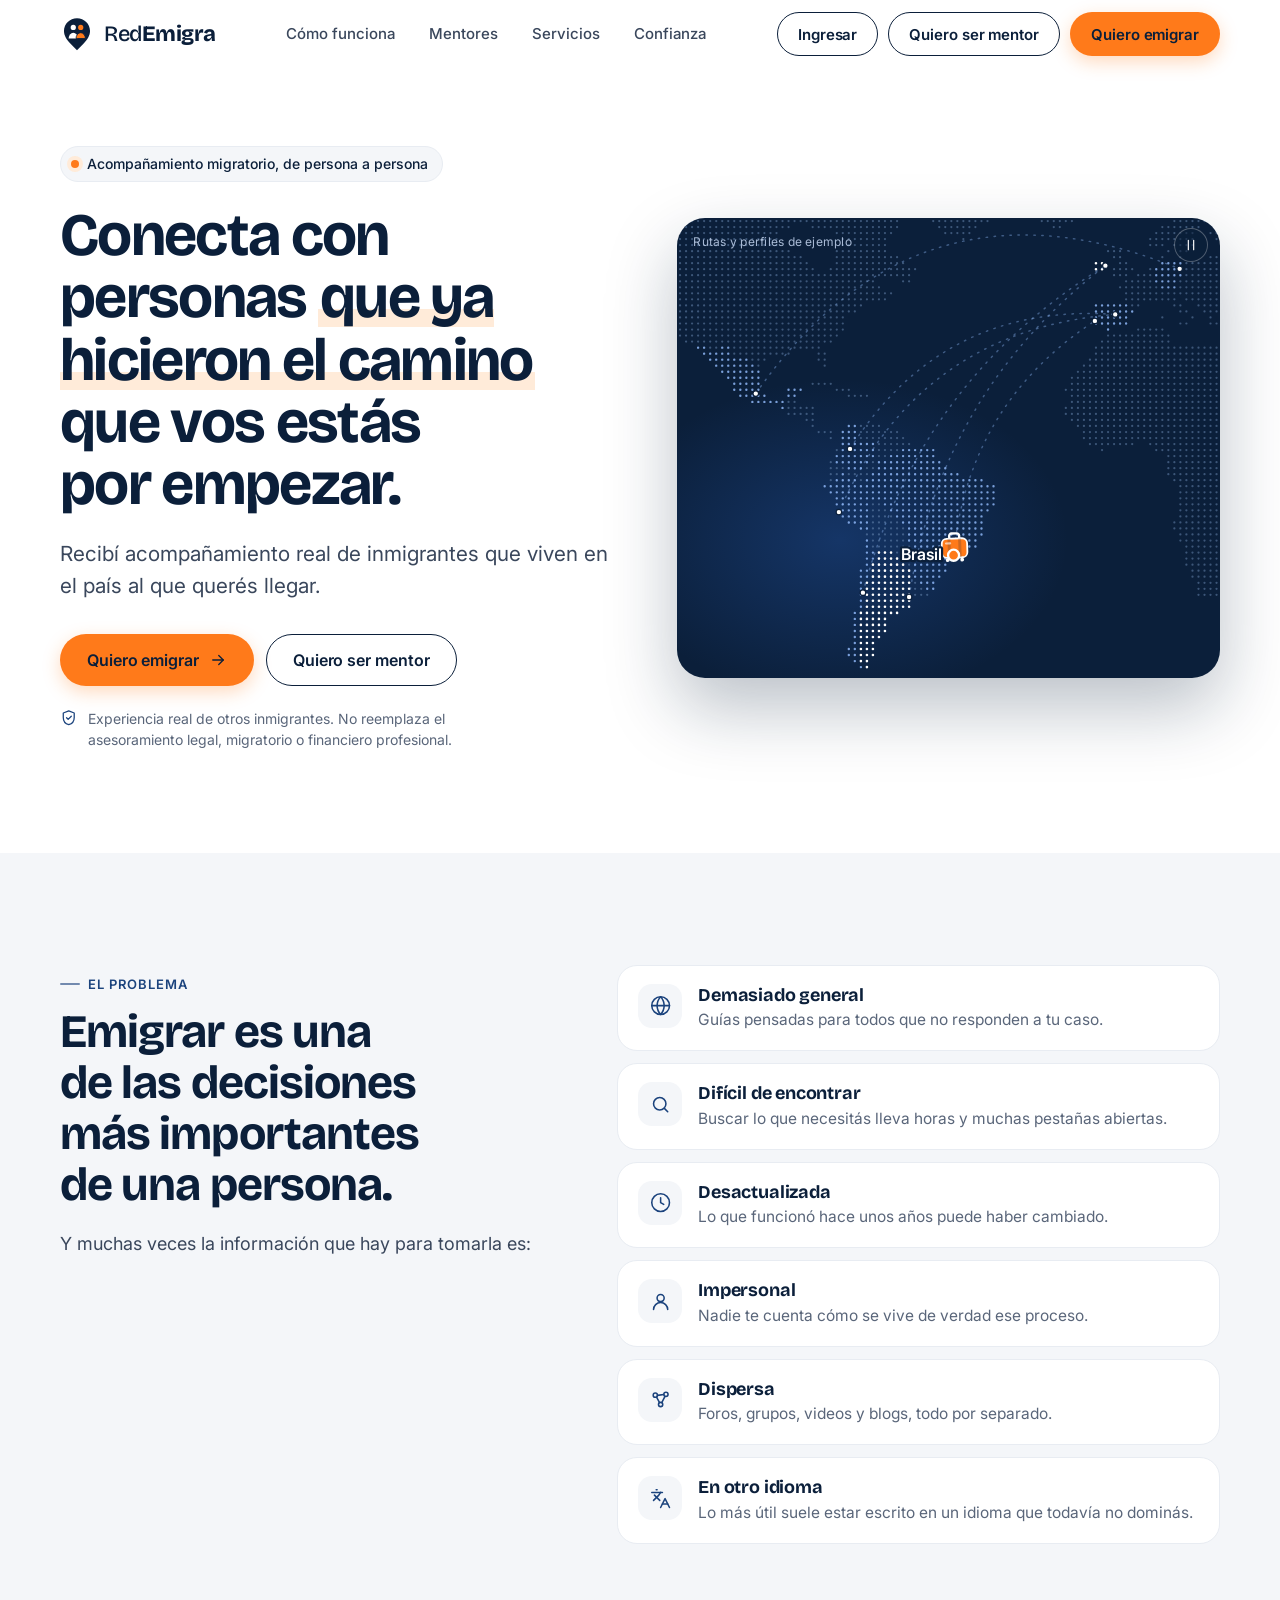
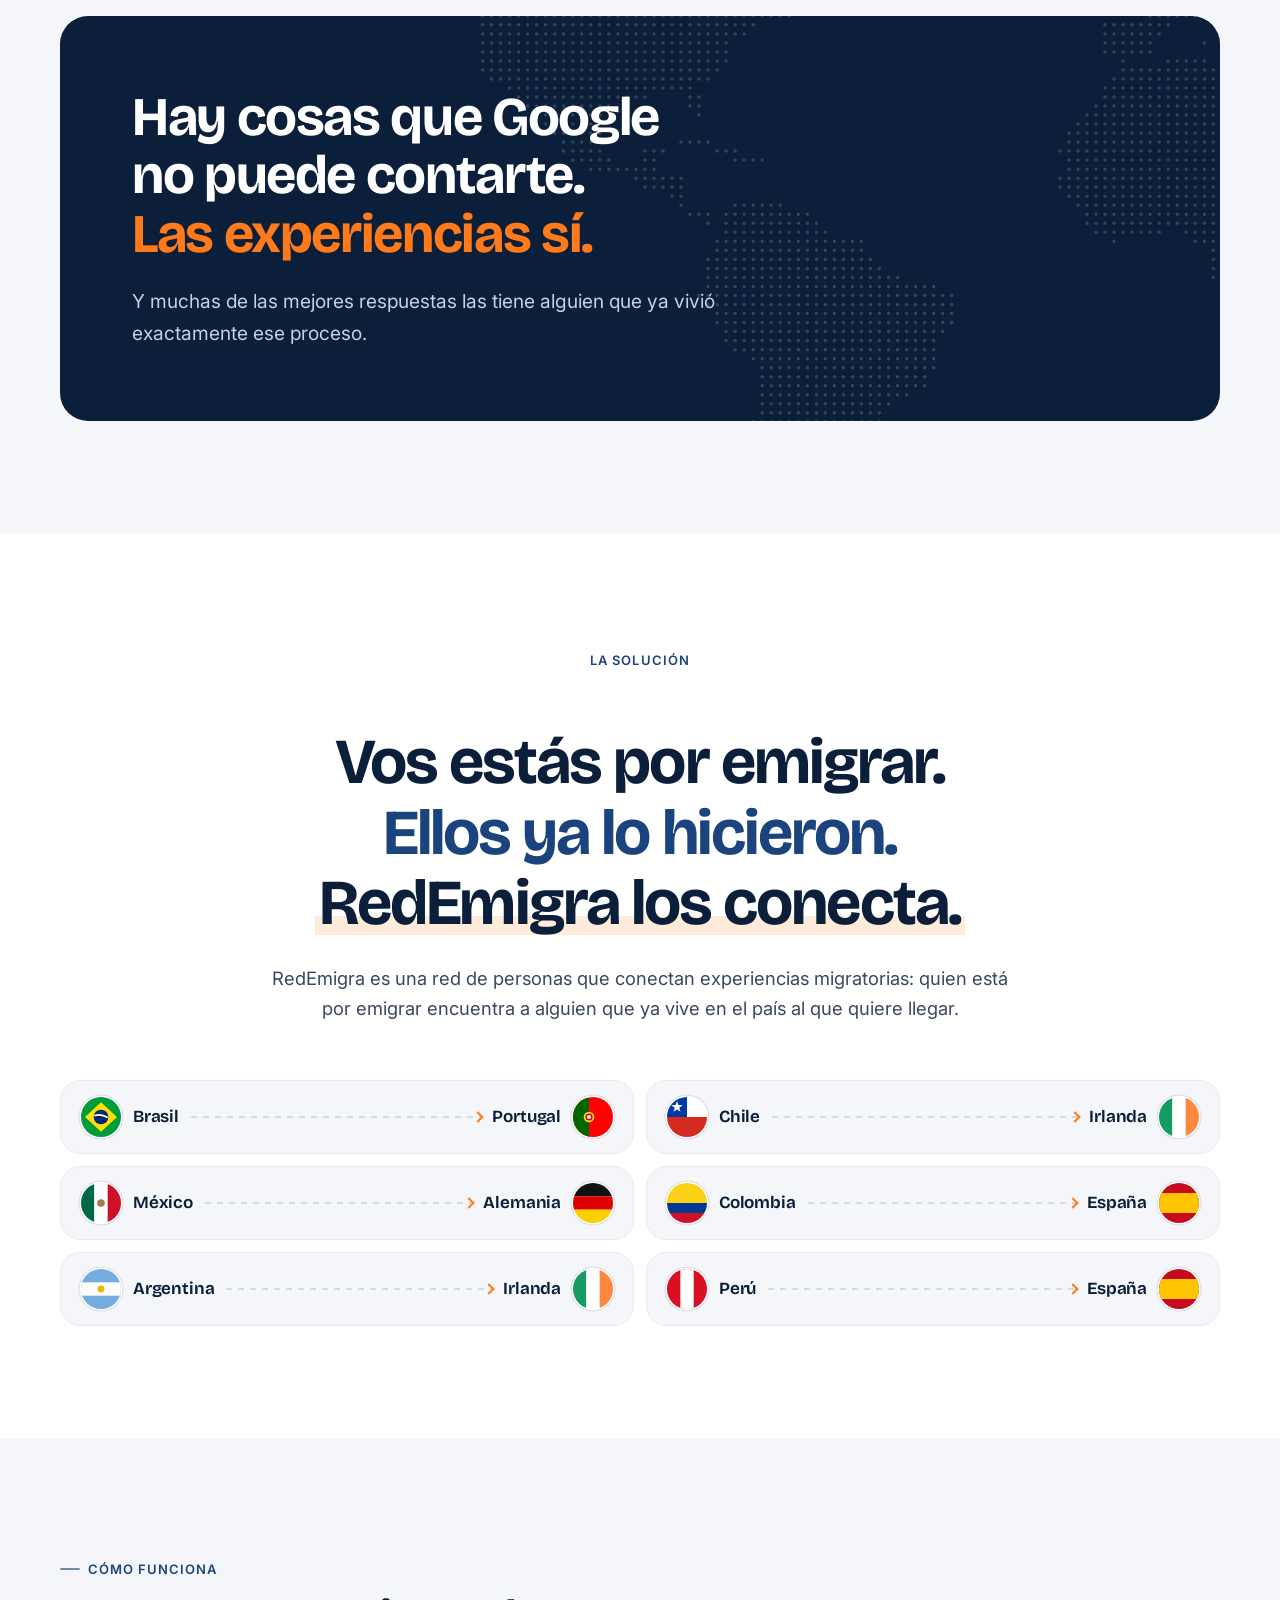
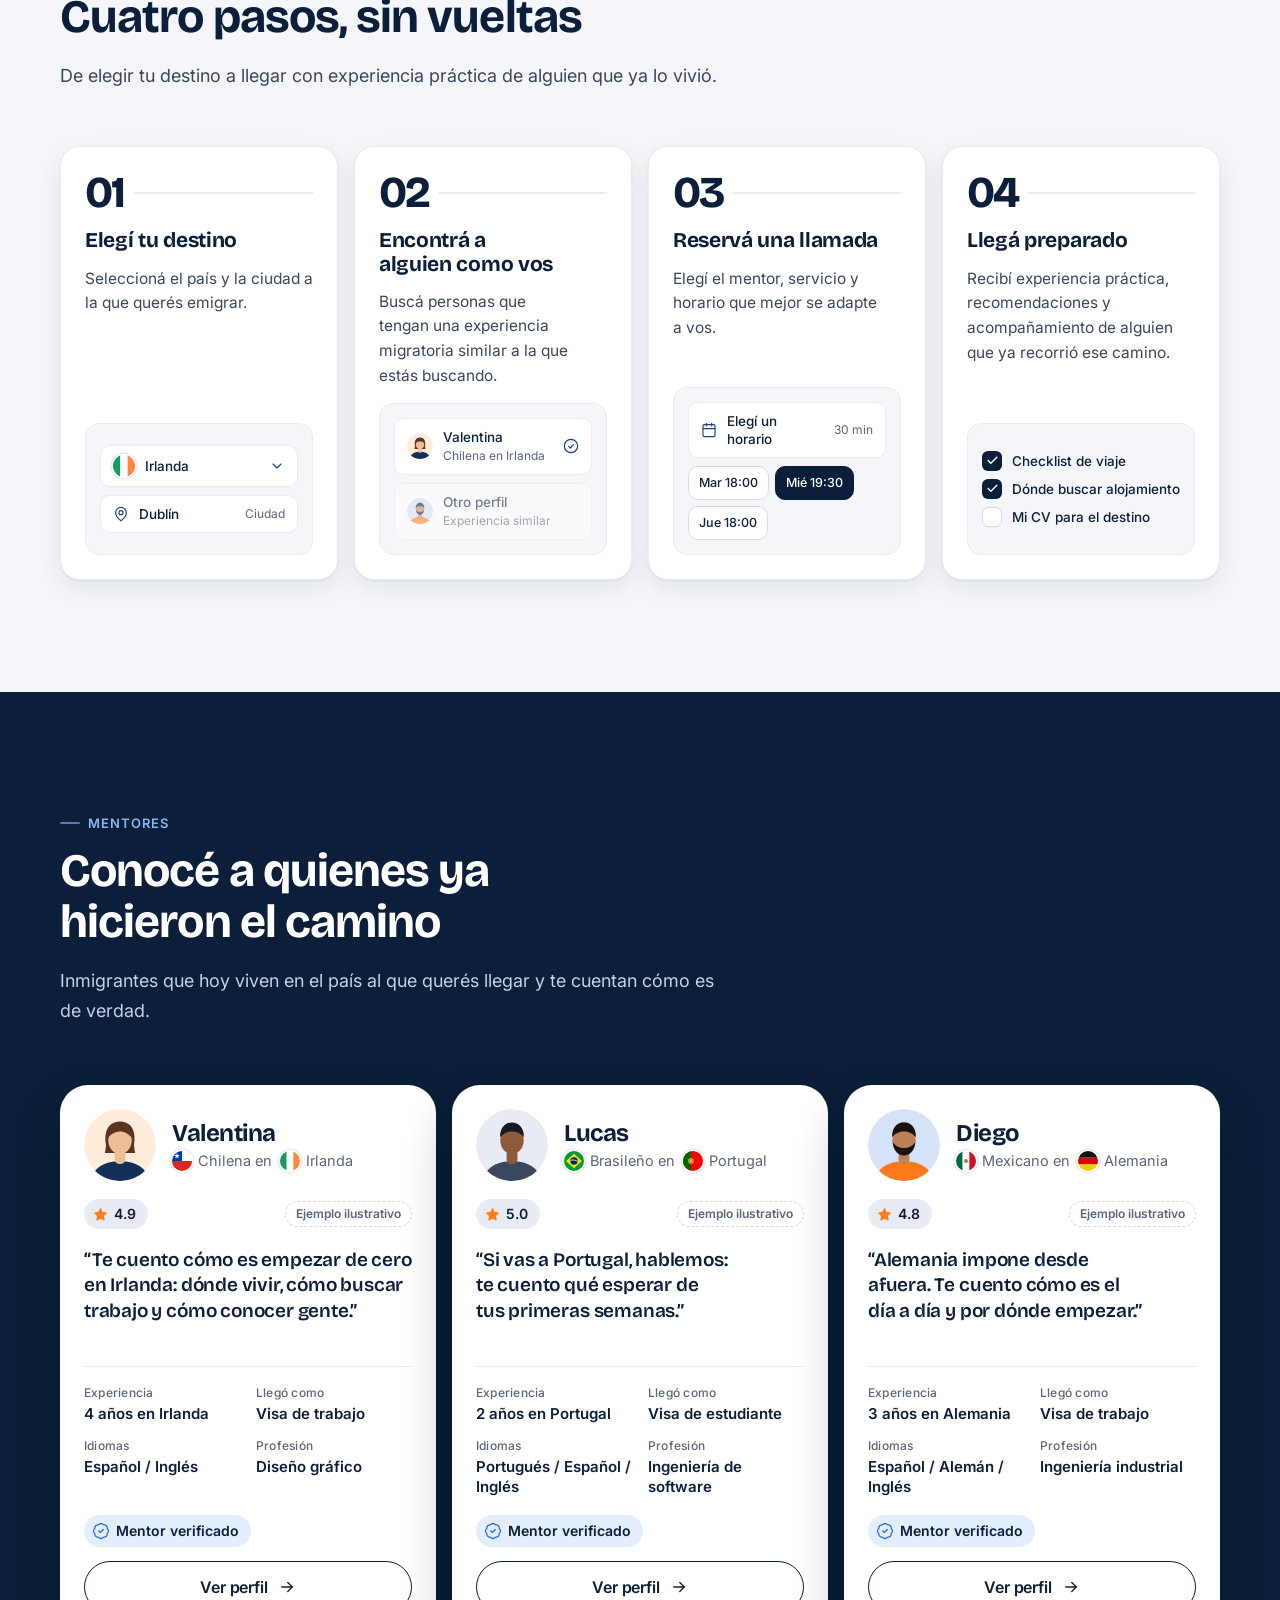
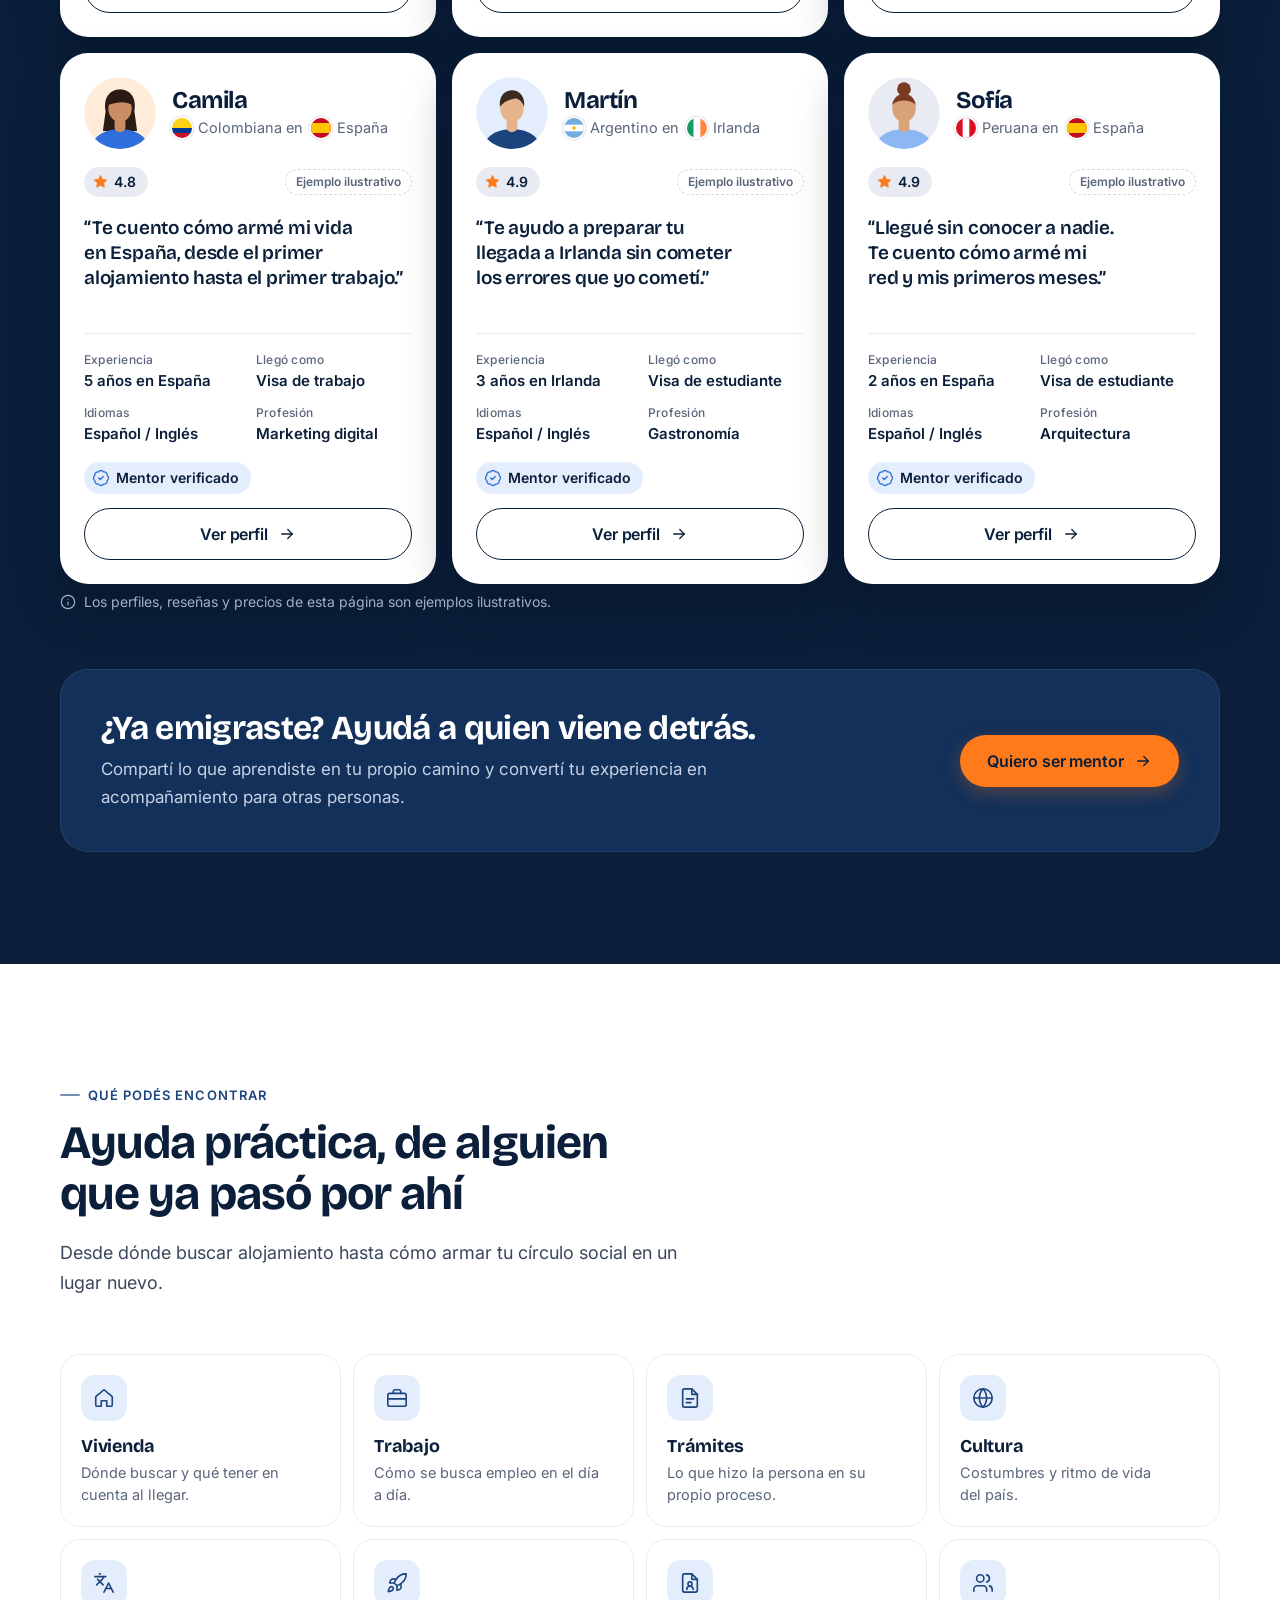
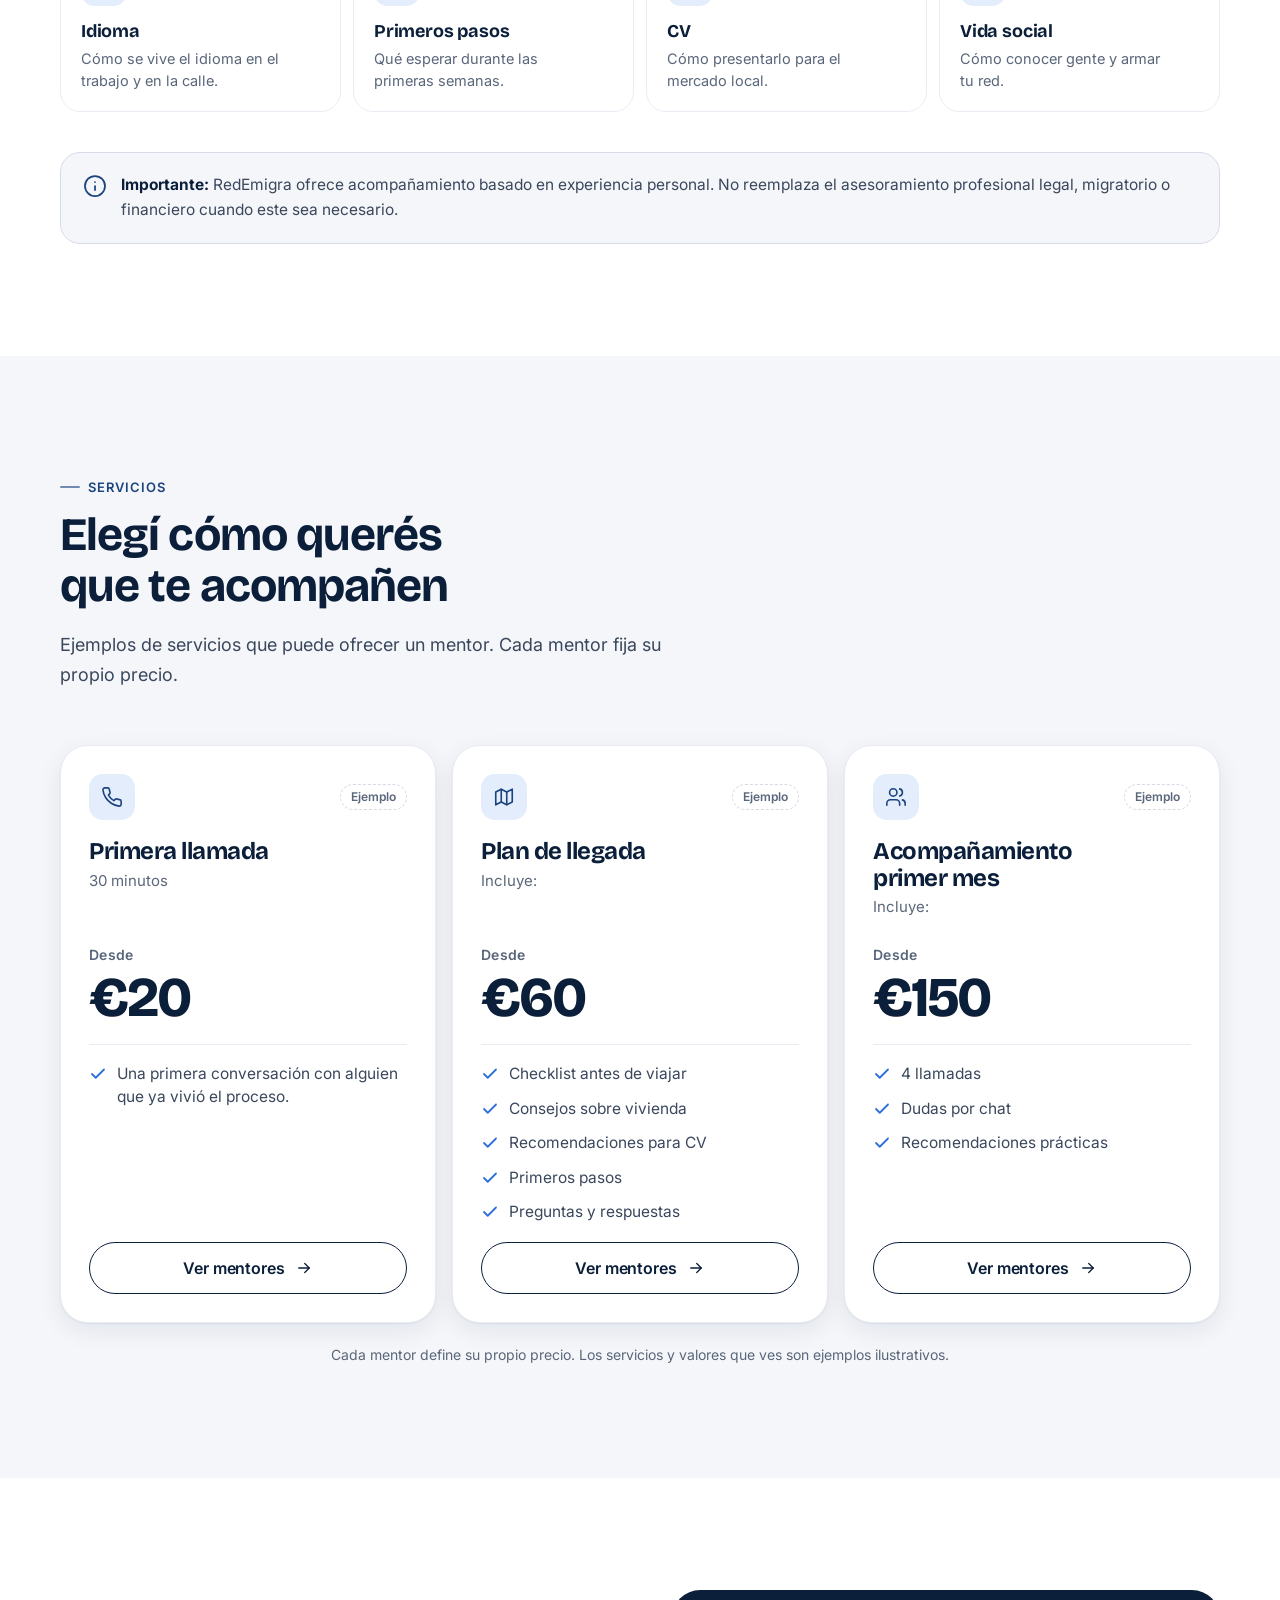
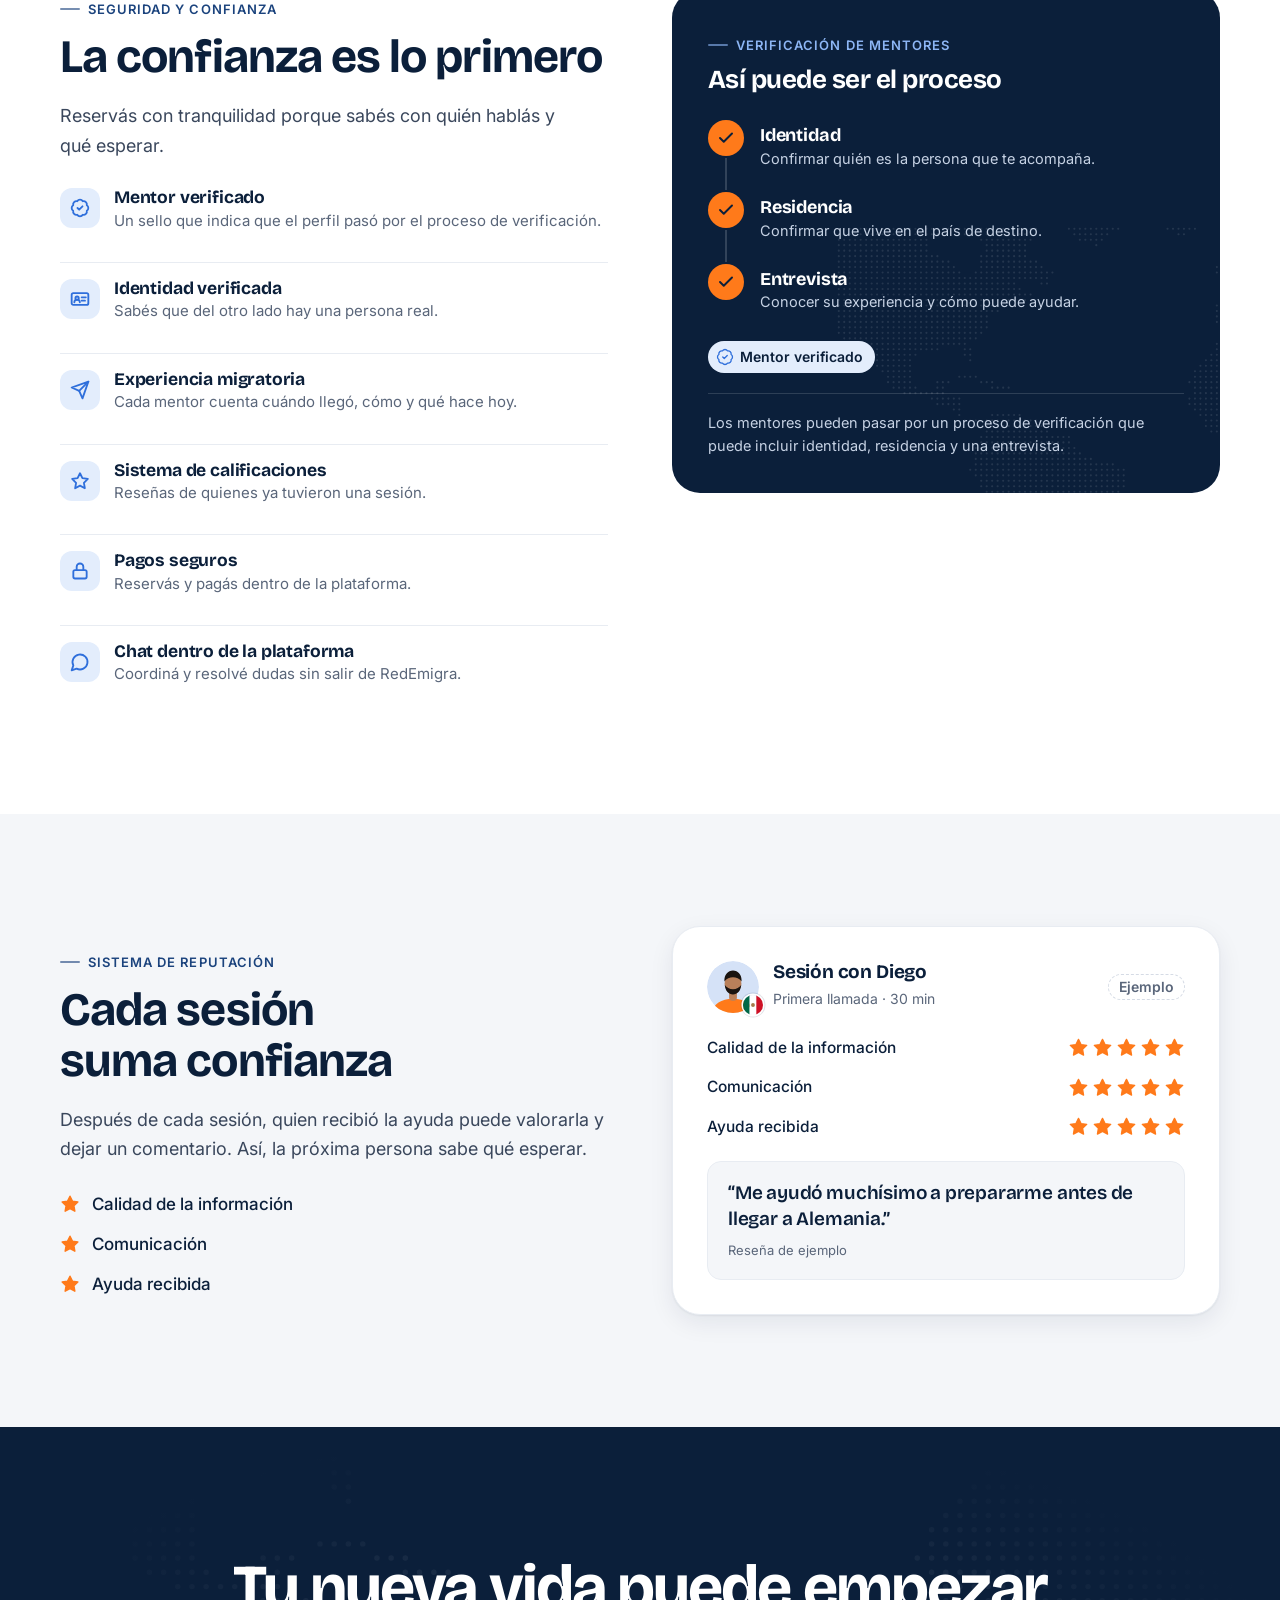
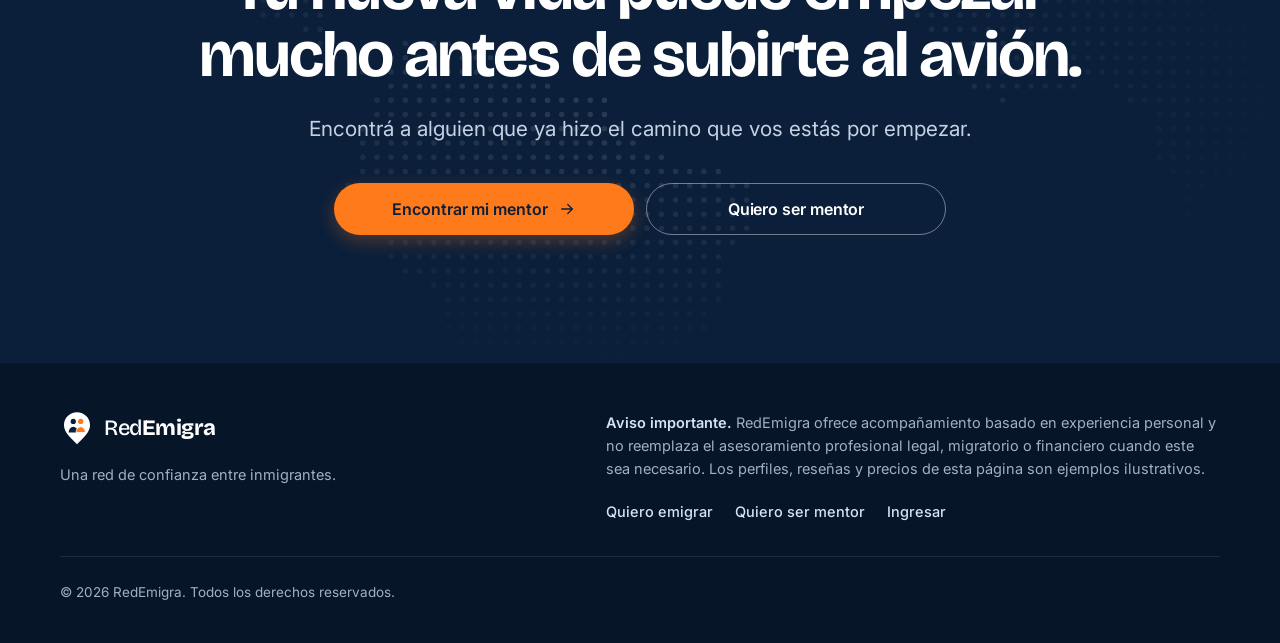
<file: index.html>
<!doctype html>
<html lang="es">
<head>
<meta charset="utf-8">
<meta name="viewport" content="width=device-width, initial-scale=1">
<title>RedEmigra | Conectá con personas que ya emigraron</title>
<meta name="description" content="Conecta con personas que ya hicieron el camino que vos estás por empezar. Recibí acompañamiento real de inmigrantes que viven en el país al que querés llegar.">
<meta name="theme-color" content="#0B1F3A">
<link rel="icon" type="image/svg+xml" href="data:image/svg+xml,%3Csvg xmlns=%22http://www.w3.org/2000/svg%22 viewBox=%220 0 64 64%22 role=%22img%22 aria-label=%22RedEmigra%22%3E  %3Cpath d=%22M32 2.5C18.4 2.5 7.5 13.2 7.5 26.4c0 8.8 5.2 16.6 12.4 23.8 4.6 4.6 8.6 8.5 12.1 12.3 3.5-3.8 7.5-7.7 12.1-12.3 7.2-7.2 12.4-15 12.4-23.8C56.5 13.2 45.6 2.5 32 2.5z%22 fill=%22%230B1F3A%22/%3E  %3Ccircle cx=%2225%22 cy=%2219.6%22 r=%224.9%22 fill=%22%23fff%22/%3E  %3Cpath d=%22M16.2 40.5a8.8 11 0 0 1 17.6 0z%22 fill=%22%23fff%22/%3E  %3Ccircle cx=%2239%22 cy=%2219.6%22 r=%224.9%22 fill=%22%23FF7A1A%22/%3E  %3Cpath d=%22M30.2 40.5a8.8 11 0 0 1 17.6 0z%22 fill=%22%23FF7A1A%22 stroke=%22%230B1F3A%22 stroke-width=%221.6%22 stroke-linejoin=%22round%22/%3E%3C/svg%3E">
<link rel="preconnect" href="https://fonts.googleapis.com">
<link rel="preconnect" href="https://fonts.gstatic.com" crossorigin>
<link href="https://fonts.googleapis.com/css2?family=Bricolage+Grotesque:opsz,wght@12..96,500..800&family=Inter:wght@400..600&display=swap" rel="stylesheet">
<style>
/* ==========================================================================
   RedEmigra — landing
   1. Tokens   2. Base   3. Componentes   4. Secciones   5. Movimiento
   ========================================================================== */

/* 1. TOKENS ---------------------------------------------------------------- */
:root {
  --navy-950: #071528;
  --navy-900: #0B1F3A;
  --navy-800: #12305A;
  --navy-700: #1B437D;
  --blue-500: #2F6FDB;
  --blue-300: #8DB6F5;
  --blue-100: #E3EDFC;
  --orange-500: #FF7A1A;
  --orange-600: #E96400;
  --orange-700: #C24E00;
  --orange-100: #FFEBD9;
  --white: #FFFFFF;
  --gray-50: #F4F6F9;
  --gray-100: #E8ECF2;
  --gray-200: #D5DBE5;
  --gray-500: #5A667A;
  --gray-700: #3A475C;

  --font-display: "Bricolage Grotesque", "Plus Jakarta Sans", ui-sans-serif, system-ui, -apple-system, "Segoe UI", Roboto, sans-serif;
  --font-text: "Inter", ui-sans-serif, system-ui, -apple-system, "Segoe UI", Roboto, sans-serif;

  --radius-sm: 8px;
  --radius-md: 14px;
  --radius-lg: 20px;
  --radius-xl: 28px;
  --radius-pill: 999px;

  --shadow-card: 0 1px 2px rgba(11, 31, 58, .06), 0 8px 24px rgba(11, 31, 58, .08);
  --shadow-float: 0 18px 48px rgba(7, 21, 40, .22);

  --gutter: 20px;
  --maxw: 1160px;
  --section-pad: clamp(64px, 9vw, 112px);
  --ease: cubic-bezier(.22, .61, .36, 1);
}

/* 2. BASE ------------------------------------------------------------------ */
*, *::before, *::after { box-sizing: border-box; }
html { scroll-behavior: smooth; scroll-padding-top: 84px; -webkit-text-size-adjust: 100%; }
body {
  margin: 0;
  font-family: var(--font-text);
  font-size: 17px;
  line-height: 1.65;
  color: var(--gray-700);
  background: var(--white);
  -webkit-font-smoothing: antialiased;
  text-rendering: optimizeLegibility;
}
img, svg { display: block; max-width: 100%; }
h1, h2, h3, h4, p, ul, ol, dl, dd, figure, blockquote { margin: 0; }
ul, ol { padding: 0; list-style: none; }
a { color: inherit; }
:focus-visible { outline: 3px solid var(--blue-500); outline-offset: 3px; border-radius: 6px; }
.on-dark :focus-visible { outline-color: var(--blue-300); }

h1, h2, h3, h4 {
  font-family: var(--font-display);
  color: var(--navy-900);
  font-weight: 700;
  letter-spacing: -.02em;
  line-height: 1.1;
  text-wrap: balance;
}
.on-dark h1, .on-dark h2, .on-dark h3, .on-dark h4 { color: var(--white); }
p { text-wrap: pretty; }

.container { width: min(100% - 2 * var(--gutter), var(--maxw)); margin-inline: auto; }
.section { padding-block: var(--section-pad); position: relative; }
.section--gray { background: var(--gray-50); }
.section--navy { background: var(--navy-900); color: #C6D2E4; }
.on-dark { color: #C6D2E4; }
.sr-only { position: absolute; width: 1px; height: 1px; overflow: hidden; clip: rect(0 0 0 0); white-space: nowrap; }

.ico { width: 1.25em; height: 1.25em; flex: none; fill: none; stroke: currentColor; stroke-width: 1.75; stroke-linecap: round; stroke-linejoin: round; }

.eyebrow {
  display: inline-flex; align-items: center; gap: 8px;
  font-size: 13px; line-height: 16px; font-weight: 600; letter-spacing: .08em; text-transform: uppercase;
  color: var(--navy-700);
}
.on-dark .eyebrow { color: var(--blue-300); }
.eyebrow::before { content: ""; width: 20px; height: 2px; background: currentColor; border-radius: 2px; opacity: .6; }

.section-head { max-width: 720px; margin-bottom: clamp(36px, 5vw, 56px); }
.section-head h2 { font-size: clamp(1.9rem, 1.1rem + 2.8vw, 2.9rem); margin-top: 14px; }
.section-head p { margin-top: 18px; font-size: 1.125rem; color: var(--gray-700); }
.on-dark .section-head p { color: #C6D2E4; }
.section-head--center { margin-inline: auto; text-align: center; }
.section-head--center .eyebrow::before { display: none; }

/* 3. COMPONENTES ----------------------------------------------------------- */
.btn {
  --btn-h: 52px;
  display: inline-flex; align-items: center; justify-content: center; gap: 10px;
  min-height: var(--btn-h); padding: 0 26px;
  border-radius: var(--radius-pill); border: 1.5px solid transparent;
  font: 600 16px/1 var(--font-text); letter-spacing: -.005em; text-decoration: none; white-space: nowrap;
  cursor: pointer; transition: transform .2s var(--ease), background-color .2s, color .2s, border-color .2s, box-shadow .2s;
}
.btn .ico { width: 18px; height: 18px; transition: transform .2s var(--ease); }
.btn:hover .ico { transform: translateX(3px); }
.btn--sm { --btn-h: 44px; padding: 0 20px; font-size: 15px; }
.btn--primary { background: var(--orange-500); color: var(--navy-900); box-shadow: 0 6px 18px rgba(255, 122, 26, .28); }
.btn--primary:hover { background: var(--orange-600); transform: translateY(-1px); box-shadow: 0 10px 24px rgba(233, 100, 0, .32); }
.btn--ghost { border-color: var(--navy-900); color: var(--navy-900); background: transparent; }
.btn--ghost:hover { background: var(--navy-900); color: var(--white); }
.btn--ghost-light { border-color: rgba(255, 255, 255, .42); color: var(--white); background: transparent; }
.btn--ghost-light:hover { background: rgba(255, 255, 255, .1); border-color: var(--white); }
.btn--block { width: 100%; }

.tag-example {
  display: inline-flex; align-items: center; gap: 6px;
  font-size: 12px; line-height: 16px; font-weight: 600; color: var(--gray-500);
  padding: 4px 10px; border: 1px dashed var(--gray-200); border-radius: var(--radius-pill); background: rgba(255,255,255,.6);
}

.badge-verified {
  display: inline-flex; align-items: center; gap: 6px;
  padding: 6px 12px 6px 8px; border-radius: var(--radius-pill);
  background: var(--blue-100); color: var(--navy-900);
  font-size: 14px; line-height: 20px; font-weight: 600;
}
.badge-verified .ico { color: var(--blue-500); width: 18px; height: 18px; }

.flag { width: 22px; height: 22px; border-radius: 50%; box-shadow: 0 0 0 1.5px var(--white), 0 0 0 2.5px rgba(11,31,58,.12); flex: none; overflow: hidden; }
.flag--lg { width: 40px; height: 40px; }

.avatar { position: relative; width: 72px; height: 72px; flex: none; }
.avatar > svg:first-child { width: 100%; height: 100%; border-radius: 50%; }
.avatar .flag { position: absolute; right: -4px; bottom: -2px; width: 26px; height: 26px; }

/* NAV */
.nav {
  position: sticky; top: 0; z-index: 50;
  background: rgba(255, 255, 255, .86); -webkit-backdrop-filter: saturate(1.4) blur(14px); backdrop-filter: saturate(1.4) blur(14px);
  border-bottom: 1px solid transparent; transition: border-color .25s, box-shadow .25s;
}
.nav.is-scrolled { border-color: var(--gray-100); box-shadow: 0 6px 20px rgba(11, 31, 58, .05); }
.nav__inner { display: flex; align-items: center; justify-content: space-between; gap: 16px; height: 68px; }
.brand { display: inline-flex; align-items: center; gap: 10px; text-decoration: none; color: var(--navy-900); }
.brand svg { width: 34px; height: 34px; }
.wordmark { font-family: var(--font-display); font-size: 22px; line-height: 1; letter-spacing: -.02em; font-weight: 750; }
.wordmark span { font-weight: 500; }
.on-dark .brand { color: var(--white); }
.nav__links { display: none; gap: 30px; }
.nav__links a { font-size: 15px; font-weight: 500; color: var(--gray-700); text-decoration: none; padding: 8px 2px; position: relative; }
.nav__links a::after { content: ""; position: absolute; left: 0; right: 0; bottom: 2px; height: 2px; background: var(--orange-500); transform: scaleX(0); transform-origin: left; transition: transform .25s var(--ease); }
.nav__links a:hover { color: var(--navy-900); }
.nav__links a:hover::after { transform: scaleX(1); }
.nav__actions { display: flex; align-items: center; gap: 10px; }
.nav__actions .btn--ghost { display: none; }
.nav__actions .nav__login { display: none !important; }   /* solo en pantallas anchas; en el resto: enlace del pie */
@media (min-width: 1100px) { .nav__actions .nav__login { display: inline-flex !important; } }

/* 4. SECCIONES ------------------------------------------------------------- */

/* Hero */
.hero { padding-block: clamp(36px, 6vw, 84px) clamp(56px, 8vw, 104px); overflow: hidden; }
.hero__grid { display: grid; gap: clamp(36px, 6vw, 64px); align-items: center; }
.pill {
  display: inline-flex; align-items: center; gap: 8px; padding: 7px 14px 7px 10px;
  border-radius: var(--radius-pill); background: var(--gray-50); border: 1px solid var(--gray-100);
  font-size: 14px; line-height: 20px; font-weight: 500; color: var(--navy-900);
}
.pill .dot { width: 8px; height: 8px; border-radius: 50%; background: var(--orange-500); box-shadow: 0 0 0 4px var(--orange-100); }
.hero h1 { font-size: clamp(2.3rem, 1.2rem + 4.4vw, 3.75rem); line-height: 1.04; margin-top: 22px; letter-spacing: -.028em; }
.hero h1 em { font-style: normal; background: linear-gradient(transparent 66%, var(--orange-100) 66%, var(--orange-100) 92%, transparent 92%); padding-inline: 2px; }
.hero__lead { margin-top: 22px; font-size: clamp(1.1rem, 1rem + .5vw, 1.3rem); line-height: 1.55; color: var(--gray-700); max-width: 34em; }
.hero__cta { display: flex; flex-wrap: wrap; gap: 12px; margin-top: 32px; }
.hero__cta .btn { flex: 1 1 200px; }
.hero__note { display: flex; gap: 10px; align-items: flex-start; margin-top: 22px; font-size: 14px; line-height: 21px; color: var(--gray-500); max-width: 34em; }
.hero__note .ico { color: var(--navy-700); margin-top: 1px; }

.mapcard { position: relative; border-radius: var(--radius-xl); background: var(--navy-900); overflow: hidden; box-shadow: 0 30px 70px rgba(11, 31, 58, .28); isolation: isolate; }
.mapcard::before { content: ""; position: absolute; inset: 0; background: radial-gradient(60% 50% at 30% 70%, rgba(47, 111, 219, .28), transparent 70%); z-index: -1; }
.mapcard__svg { width: 100%; height: auto; }
.map-base { fill: none; stroke: #6F8DB8; stroke-opacity: .5; stroke-width: 3.1; stroke-linecap: round; }
.map-sec  { fill: none; stroke: var(--blue-300); stroke-opacity: .85; stroke-width: 3.3; stroke-linecap: round; }
.map-hot  { fill: none; stroke: var(--white); stroke-width: 3.6; stroke-linecap: round; }
.arc { fill: none; stroke-linecap: round; }
.arc--net { stroke: var(--blue-300); stroke-width: 2; stroke-dasharray: 2 9; opacity: .4; }
.arc--go { stroke: var(--orange-500); stroke-width: 3.4; stroke-dasharray: 1 1; stroke-dashoffset: 1; opacity: 0; }
.arc--go.is-on { stroke-dashoffset: 0; opacity: 1; }
.suitcase { pointer-events: none; }
.pin-core { fill: var(--white); stroke: var(--navy-900); stroke-width: 1.6; transform-box: fill-box; transform-origin: center; transition: transform .35s var(--ease), fill .3s; }
.pin-ring { fill: none; stroke: var(--orange-500); stroke-width: 2.5; opacity: 0; transform-box: fill-box; transform-origin: center; }
.pin.is-on .pin-core { fill: var(--orange-500); stroke: var(--white); transform: scale(2); }
.pin.is-on .pin-ring { animation: pulse 2.8s var(--ease) infinite; }
.pin-label { font: 600 22px var(--font-text); fill: var(--white); paint-order: stroke; stroke: var(--navy-900); stroke-width: 6px; stroke-linejoin: round; opacity: 0; transition: opacity .3s; }
.pin-label.is-on { opacity: 1; }

.map-dots { fill: none; stroke: #fff; stroke-width: 3.2; stroke-linecap: round; }

.chips { display: flex; flex-wrap: wrap; gap: 10px; padding: 0 12px 12px; }
.chip {
  position: relative; display: flex; align-items: center; gap: 10px;
  padding: 10px 14px 10px 10px; background: var(--white); border-radius: 16px; box-shadow: var(--shadow-float);
  font-size: 13px; line-height: 17px; color: var(--gray-500);
}
.chip strong { display: block; font-size: 14px; color: var(--navy-900); font-weight: 600; }
.chip .avatar { width: 40px; height: 40px; }
.chip .avatar .flag { width: 18px; height: 18px; right: -5px; bottom: -3px; }
.chip { transition: opacity .4s var(--ease); }
.chip.is-hidden { opacity: 0; }

.chip__icon { width: 40px; height: 40px; border-radius: 12px; background: var(--orange-100); color: var(--orange-700); display: grid; place-items: center; }
.chip__icon .ico { width: 20px; height: 20px; }
.chip .stars { display: inline-flex; align-items: center; gap: 3px; color: var(--navy-900); font-weight: 600; }
.chip .stars .ico { width: 13px; height: 13px; fill: var(--orange-500); stroke: var(--orange-500); }
.map-toggle { position: absolute; right: 12px; top: 10px; width: 34px; height: 34px; border-radius: 50%; border: 1px solid rgba(255, 255, 255, .28); background: rgba(11, 31, 58, .55); color: var(--white); display: grid; place-items: center; cursor: pointer; z-index: 2; transition: background .2s; }
.map-toggle:hover { background: rgba(255, 255, 255, .18); }
.map-toggle:focus-visible { outline: 2px solid var(--orange-500); outline-offset: 2px; }
.map-toggle .ico { width: 16px; height: 16px; }
.map-toggle[hidden] { display: none; }
.mapcard.is-paused * { animation-play-state: paused !important; }
.mapcard__legend { position: absolute; left: 16px; top: 14px; font-size: 12px; color: #A9BBD6; letter-spacing: .02em; }

/* Problema */
.problem__grid { display: grid; gap: 40px; align-items: start; }
.problem__list { display: grid; gap: 12px; }
.problem__item {
  display: flex; gap: 16px; align-items: flex-start; padding: 18px 20px;
  background: var(--white); border: 1px solid var(--gray-100); border-radius: var(--radius-lg);
}
.problem__icon { width: 44px; height: 44px; border-radius: 14px; background: var(--gray-50); color: var(--navy-700); display: grid; place-items: center; flex: none; }
.problem__item h3 { font-size: 18px; letter-spacing: -.01em; line-height: 1.25; }
.problem__item p { margin-top: 2px; font-size: 15.5px; line-height: 1.55; color: var(--gray-500); }
.quote-band {
  margin-top: clamp(40px, 6vw, 72px); border-radius: var(--radius-xl); background: var(--navy-900);
  padding: clamp(32px, 6vw, 72px); position: relative; overflow: hidden; isolation: isolate;
}
.quote-band .dots { position: absolute; right: -6%; top: -30%; width: 70%; height: auto; opacity: .16; z-index: -1; }
.quote-band blockquote { font-family: var(--font-display); font-weight: 700; letter-spacing: -.025em; line-height: 1.08; font-size: clamp(1.9rem, 1rem + 3.6vw, 3.4rem); color: var(--white); max-width: 15em; text-wrap: balance; }
.quote-band blockquote span { color: var(--orange-500); display: block; }
.quote-band p { margin-top: 22px; max-width: 34em; font-size: clamp(1.05rem, 1rem + .3vw, 1.2rem); color: #C6D2E4; }

/* Solucion */
.solution__lines { display: grid; gap: 4px; text-align: center; font-family: var(--font-display); font-weight: 700; letter-spacing: -.03em; line-height: 1.04; font-size: clamp(2.1rem, 1rem + 4.6vw, 4rem); color: var(--navy-900); }
.solution__lines .l2 { color: var(--navy-700); }
.solution__lines .l3 em { font-style: normal; background: linear-gradient(transparent 68%, var(--orange-100) 68%, var(--orange-100) 92%, transparent 92%); padding-inline: 4px; }
.solution__lead { margin: 26px auto 0; max-width: 40em; text-align: center; font-size: 1.15rem; color: var(--gray-700); }
.routes { display: grid; gap: 12px; margin-top: clamp(36px, 5vw, 56px); grid-template-columns: 1fr; }
.route {
  display: grid; grid-template-columns: auto 1fr auto; align-items: center; gap: 12px;
  padding: 16px 20px; border-radius: var(--radius-lg); background: var(--gray-50); border: 1px solid var(--gray-100);
  transition: transform .25s var(--ease), box-shadow .25s, background-color .25s;
}
.route:hover { transform: translateY(-3px); box-shadow: var(--shadow-card); background: var(--white); }
.route__end { display: flex; align-items: center; gap: 12px; font-family: var(--font-display); font-weight: 650; font-size: 17px; color: var(--navy-900); letter-spacing: -.01em; }
.route__end--to { justify-content: flex-end; text-align: right; flex-direction: row-reverse; }
.route__line { position: relative; height: 2px; background: repeating-linear-gradient(90deg, var(--gray-200) 0 6px, transparent 6px 12px); min-width: 24px; }
.route__line::after { content: ""; position: absolute; right: -2px; top: 50%; width: 8px; height: 8px; border-top: 2px solid var(--orange-500); border-right: 2px solid var(--orange-500); transform: translateY(-50%) rotate(45deg); }

/* Como funciona */
.steps { display: grid; gap: 16px; }
.step { background: var(--white); border: 1px solid var(--gray-100); border-radius: var(--radius-lg); padding: 24px; display: flex; flex-direction: column; gap: 14px; box-shadow: var(--shadow-card); }
.step__num { font-family: var(--font-display); font-weight: 750; font-size: 44px; line-height: 1; letter-spacing: -.04em; color: var(--navy-900); display: flex; align-items: baseline; gap: 10px; }
.step__num i { font-style: normal; flex: 1; height: 2px; background: var(--gray-100); align-self: center; }
.step h3 { font-size: 21px; letter-spacing: -.015em; }
.step p { font-size: 15.5px; line-height: 1.6; color: var(--gray-700); }
.mock { margin-top: auto; padding: 14px; border-radius: var(--radius-md); background: var(--gray-50); border: 1px solid var(--gray-100); display: grid; gap: 8px; font-size: 13.5px; line-height: 18px; color: var(--navy-900); min-height: 132px; align-content: center; }
.mock__row { display: flex; align-items: center; gap: 10px; padding: 9px 12px; background: var(--white); border: 1px solid var(--gray-100); border-radius: 10px; font-weight: 500; }
.mock__row .ico { width: 16px; height: 16px; color: var(--navy-700); }
.mock__row .grow { flex: 1; }
.mock__row small { font-size: 12px; color: var(--gray-500); font-weight: 400; }
.mock__ava { width: 26px; height: 26px; border-radius: 50%; flex: none; }
.mock__ava svg { width: 100%; height: 100%; border-radius: 50%; }
.mock__times { display: flex; flex-wrap: wrap; gap: 6px; }
.mock__time { padding: 7px 10px; border-radius: 10px; border: 1px solid var(--gray-200); background: var(--white); font-size: 12.5px; font-weight: 500; }
.mock__time.is-on { background: var(--navy-900); border-color: var(--navy-900); color: var(--white); }
.mock__check { display: flex; align-items: center; gap: 10px; font-weight: 500; }
.mock__check .box { width: 20px; height: 20px; border-radius: 6px; display: grid; place-items: center; background: var(--navy-900); color: var(--white); flex: none; }
.mock__check .box .ico { width: 13px; height: 13px; stroke-width: 2.5; }
.mock__check .box.is-off { background: var(--white); border: 1.5px solid var(--gray-200); }

/* Mentores */
.mentors__scroller { display: flex; gap: 16px; overflow-x: auto; scroll-snap-type: x mandatory; padding: 4px var(--gutter) 24px; margin-inline: calc(-1 * var(--gutter)); scrollbar-width: none; }
.mentors__scroller::-webkit-scrollbar { display: none; }
.mcard {
  scroll-snap-align: center; flex: 0 0 min(86%, 360px);
  display: flex; flex-direction: column; gap: 18px;
  background: var(--white); color: var(--gray-700); border-radius: var(--radius-xl); padding: 24px;
  box-shadow: 0 24px 48px rgba(3, 12, 26, .32);
  transition: transform .3s var(--ease);
}
.mcard__top { display: flex; align-items: center; gap: 16px; }
.mcard__id h3 { font-size: 24px; letter-spacing: -.02em; color: var(--navy-900); }
.mcard__route { display: flex; flex-wrap: wrap; align-items: center; gap: 2px 6px; margin-top: 4px; font-size: 14.5px; line-height: 20px; color: var(--gray-500); }
.mcard__route .flag { width: 20px; height: 20px; }
.mcard__route span + .flag { margin-left: 2px; }
.mcard__meta { display: flex; align-items: center; justify-content: space-between; gap: 8px; }
.rating { display: inline-flex; align-items: center; gap: 6px; padding: 5px 12px 5px 9px; border-radius: var(--radius-pill); background: var(--gray-100); color: var(--navy-900); font-size: 14px; font-weight: 600; line-height: 20px; }
.rating .ico { width: 15px; height: 15px; fill: var(--orange-500); stroke: var(--orange-500); }
.mcard__quote { font-family: var(--font-display); font-weight: 600; font-size: 19px; line-height: 1.32; letter-spacing: -.01em; color: var(--navy-900); text-wrap: balance; }
.facts { display: grid; grid-template-columns: 1fr 1fr; gap: 14px 16px; padding-top: 18px; border-top: 1px solid var(--gray-100); }
.facts dt { font-size: 12px; line-height: 16px; color: var(--gray-500); font-weight: 500; letter-spacing: .02em; }
.facts dd { margin-top: 3px; font-size: 15px; line-height: 20px; font-weight: 600; color: var(--navy-900); }
.mcard__foot { margin-top: auto; display: grid; gap: 14px; justify-items: start; }
.mcard__foot .btn { justify-self: stretch; }
.mentors__note { margin-top: 6px; font-size: 14px; color: #9FB0C8; display: flex; gap: 8px; align-items: center; }
.mentors__note .ico { width: 16px; height: 16px; }
.become {
  margin-top: clamp(32px, 5vw, 56px); border-radius: var(--radius-xl); background: var(--navy-800);
  padding: clamp(24px, 4vw, 40px); display: grid; gap: 20px; align-items: center;
  border: 1px solid rgba(255, 255, 255, .08);
}
.become h3 { font-size: clamp(1.5rem, 1.1rem + 1.4vw, 2.1rem); }
.become p { margin-top: 8px; color: #C6D2E4; max-width: 38em; }

/* Que podes encontrar */
.topics { display: grid; grid-template-columns: repeat(2, 1fr); gap: 12px; }
.topic { padding: 20px; border-radius: var(--radius-lg); background: var(--white); border: 1px solid var(--gray-100); transition: transform .25s var(--ease), box-shadow .25s, border-color .25s; }
.topic:hover { transform: translateY(-3px); box-shadow: var(--shadow-card); border-color: var(--gray-200); }
.topic__icon { width: 46px; height: 46px; border-radius: 14px; background: var(--blue-100); color: var(--navy-700); display: grid; place-items: center; }
.topic__icon .ico { width: 22px; height: 22px; }
.topic h3 { margin-top: 16px; font-size: 18px; letter-spacing: -.01em; }
.topic p { margin-top: 6px; font-size: 14.5px; line-height: 1.5; color: var(--gray-500); }
.callout {
  margin-top: clamp(28px, 4vw, 40px); display: flex; gap: 14px; align-items: flex-start; padding: 20px 22px;
  border-radius: var(--radius-lg); background: var(--gray-50); border: 1px solid var(--gray-200); color: var(--navy-900);
}
.callout .ico { width: 24px; height: 24px; margin-top: 1px; color: var(--navy-700); }
.callout p { font-size: 15.5px; line-height: 1.6; color: var(--gray-700); }
.callout strong { color: var(--navy-900); }

/* Servicios */
.plans { display: grid; gap: 16px; }
.plan { background: var(--white); border-radius: var(--radius-xl); border: 1px solid var(--gray-100); box-shadow: var(--shadow-card); padding: 28px; display: flex; flex-direction: column; gap: 18px; }
.plan__top { display: flex; align-items: center; justify-content: space-between; gap: 12px; }
.plan__icon { width: 46px; height: 46px; border-radius: 14px; background: var(--blue-100); color: var(--navy-700); display: grid; place-items: center; }
.plan__icon .ico { width: 22px; height: 22px; }
.plan h3 { font-size: 24px; letter-spacing: -.02em; }
.plan__sub { margin-top: 4px; font-size: 15px; color: var(--gray-500); }
.plan__price { font-family: var(--font-display); font-weight: 750; font-size: 56px; line-height: 1; letter-spacing: -.04em; color: var(--navy-900); }
.plan__price small { display: block; margin-bottom: 8px; font: 600 14px/1 var(--font-text); letter-spacing: .02em; color: var(--gray-500); }
.plan__list { display: grid; gap: 12px; padding-top: 18px; border-top: 1px solid var(--gray-100); font-size: 15.5px; line-height: 1.45; }
.plan__list li { display: flex; gap: 10px; align-items: flex-start; }
.plan__list .ico { width: 18px; height: 18px; margin-top: 2px; color: var(--blue-500); stroke-width: 2.4; }
.plan .btn { margin-top: auto; }
.plans__note { margin-top: 20px; font-size: 14px; color: var(--gray-500); text-align: center; }

/* Seguridad */
.trust__grid { display: grid; gap: 36px; align-items: start; }
.trust__items { display: grid; gap: 14px; }
.trust__item { display: flex; gap: 14px; align-items: flex-start; padding: 16px 0; border-top: 1px solid var(--gray-100); }
.trust__item:first-child { border-top: 0; padding-top: 0; }
.trust__ico { width: 40px; height: 40px; border-radius: 12px; background: var(--blue-100); color: var(--blue-500); display: grid; place-items: center; flex: none; }
.trust__ico .ico { width: 20px; height: 20px; stroke-width: 2.2; }
.trust__item h3 { font-size: 17.5px; letter-spacing: -.01em; }
.trust__item p { margin-top: 2px; font-size: 15px; line-height: 1.5; color: var(--gray-500); }
.verify { background: var(--navy-900); border-radius: var(--radius-xl); padding: clamp(24px, 4vw, 36px); color: #C6D2E4; position: relative; overflow: hidden; isolation: isolate; }
.verify .dots { position: absolute; right: -20%; bottom: -30%; width: 90%; opacity: .1; z-index: -1; }
.verify h3 { font-size: 26px; color: var(--white); }
.verify__steps { margin-top: 26px; display: grid; gap: 0; }
.vstep { display: flex; gap: 16px; align-items: flex-start; position: relative; padding-bottom: 22px; }
.vstep:not(:last-child)::before { content: ""; position: absolute; left: 17px; top: 38px; bottom: 2px; width: 2px; background: rgba(255, 255, 255, .16); }
.vstep__dot { width: 36px; height: 36px; border-radius: 50%; background: var(--orange-500); color: var(--navy-900); display: grid; place-items: center; flex: none; }
.vstep__dot .ico { width: 18px; height: 18px; stroke-width: 2.6; }
.vstep h4 { font-size: 18px; color: var(--white); letter-spacing: -.01em; padding-top: 6px; }
.vstep p { font-size: 14.5px; line-height: 1.5; margin-top: 2px; }
.verify__result { margin-top: 6px; display: flex; align-items: center; gap: 12px; flex-wrap: wrap; }
.verify__note { margin-top: 20px; padding-top: 18px; border-top: 1px solid rgba(255, 255, 255, .14); font-size: 14.5px; line-height: 1.55; }

/* Reputacion */
.rep__grid { display: grid; gap: 36px; align-items: center; }
.rep__list { margin-top: 26px; display: grid; gap: 12px; }
.rep__list li { display: flex; align-items: center; gap: 12px; font-weight: 500; color: var(--navy-900); }
.rep__list .ico { color: var(--orange-700); width: 20px; height: 20px; fill: var(--orange-500); stroke: var(--orange-500); }
.review { background: var(--white); border-radius: var(--radius-xl); box-shadow: var(--shadow-card); border: 1px solid var(--gray-100); padding: clamp(22px, 4vw, 34px); display: grid; gap: 22px; }
.review__head { display: flex; align-items: center; gap: 14px; }
.review__head .avatar { width: 52px; height: 52px; }
.review__head .avatar .flag { width: 20px; height: 20px; }
.review__head strong { display: block; font-family: var(--font-display); font-size: 19px; color: var(--navy-900); letter-spacing: -.01em; line-height: 1.2; }
.review__head span { font-size: 14px; color: var(--gray-500); }
.review__head .tag-example { margin-left: auto; }
.crit { display: grid; gap: 14px; }
.crit__row { display: flex; align-items: center; justify-content: space-between; gap: 12px; font-size: 15.5px; font-weight: 500; color: var(--navy-900); }
.stars5 { display: inline-flex; gap: 3px; }
.stars5 .ico { width: 21px; height: 21px; fill: var(--orange-500); stroke: var(--orange-500); stroke-width: 1.5; }
.stars5 .ico.is-off { fill: var(--gray-100); stroke: var(--gray-200); }
.review__comment { position: relative; padding: 18px 20px; border-radius: var(--radius-md); background: var(--gray-50); border: 1px solid var(--gray-100); }
.review__comment p { font-family: var(--font-display); font-weight: 600; font-size: 19px; line-height: 1.35; letter-spacing: -.01em; color: var(--navy-900); }
.review__comment small { display: block; margin-top: 8px; font-size: 13px; color: var(--gray-500); }

/* CTA final */
.final { background: var(--navy-900); color: #C6D2E4; padding-block: clamp(72px, 10vw, 140px); position: relative; overflow: hidden; isolation: isolate; text-align: center; }
.final .dots { position: absolute; left: 50%; top: 50%; width: min(1500px, 190%); transform: translate(-50%, -50%); opacity: .13; z-index: -1; }
.final::after { content: ""; position: absolute; inset: 0; background: radial-gradient(60% 60% at 50% 50%, rgba(11, 31, 58, .0) 0%, var(--navy-900) 85%); z-index: -1; }
.final h2 { font-size: clamp(2.1rem, 1rem + 4.2vw, 4rem); line-height: 1.04; letter-spacing: -.03em; max-width: 14em; margin-inline: auto; }
.final p { margin: 24px auto 0; max-width: 32em; font-size: clamp(1.1rem, 1rem + .5vw, 1.3rem); }
.final__cta { margin-top: 36px; display: flex; flex-wrap: wrap; gap: 12px; justify-content: center; }
.final__cta .btn { flex: 1 1 220px; max-width: 300px; }

/* Pie */
.footer { background: var(--navy-950); color: #9FB0C8; padding-block: 48px 40px; font-size: 14.5px; }
.footer__grid { display: grid; gap: 28px; }
.footer .wordmark { color: var(--white); }
.footer__tag { margin-top: 12px; max-width: 26em; line-height: 1.55; }
.footer__legal { max-width: 46em; line-height: 1.6; }
.footer__legal strong { color: #D5E2F7; font-weight: 600; }
.footer__links { display: flex; flex-wrap: wrap; gap: 8px 22px; }
.footer__links a { color: #D5E2F7; text-decoration: none; font-weight: 500; }
.footer__links a:hover { color: var(--white); text-decoration: underline; text-underline-offset: 4px; }
.footer__copy { padding-top: 24px; margin-top: 32px; border-top: 1px solid rgba(255, 255, 255, .1); font-size: 13.5px; }

/* Breakpoints (mobile-first) */
@media (min-width: 640px) {
  .steps { grid-template-columns: 1fr 1fr; }
  .topics { grid-template-columns: repeat(4, 1fr); }
  .nav__actions .btn--ghost { display: inline-flex; }
  .become { grid-template-columns: 1fr auto; }
}
@media (min-width: 900px) {
  .routes { grid-template-columns: minmax(0, 1fr) minmax(0, 1fr); }
  .nav__links { display: flex; }
  .hero__grid { grid-template-columns: 1.02fr 1fr; }
  .hero__cta .btn { flex: 0 0 auto; }
  .problem__grid { grid-template-columns: .9fr 1.1fr; gap: 64px; }
  .plans { grid-template-columns: repeat(3, 1fr); }
  .trust__grid { grid-template-columns: 1fr 1fr; gap: 64px; }
  .rep__grid { grid-template-columns: 1fr 1fr; gap: 64px; }
  .footer__grid { grid-template-columns: 1.1fr 1.4fr; gap: 64px; align-items: start; }
  .mentors__scroller { display: grid; grid-template-columns: repeat(3, 1fr); overflow: visible; padding: 4px 0 0; margin-inline: 0; }
  .mcard { flex: initial; }
  .mcard:hover { transform: translateY(-6px); }
  .mcard__quote { min-height: calc(1.32em * 4); }
  .plan__head { min-height: 92px; }
  .problem__grid > .section-head { position: sticky; top: 108px; }
  .verify { position: sticky; top: 108px; }
}
@media (min-width: 1100px) {
  .steps { grid-template-columns: repeat(4, 1fr); }
}
@media (min-width: 1200px) {
  .chips { position: absolute; right: 3%; bottom: 4%; display: grid; gap: 14px; padding: 0; }
}
@media (max-width: 639px) {
  .pin-label { font-size: 27px; stroke-width: 7px; }
  .chips { padding-top: 0; }
  .chip--mentor { padding: 8px 12px 8px 8px; }
  .chip--call { display: none; }
  .chip .avatar { width: 34px; height: 34px; }
  .chip__icon { width: 34px; height: 34px; }
  .chip { font-size: 12px; line-height: 15px; gap: 8px; }
  .chip strong { font-size: 13px; }
  .mapcard__legend { display: none; }
}

@media (max-width: 400px) {
  .route { padding: 14px; gap: 8px; }
  .route__end { font-size: 15px; gap: 8px; min-width: 0; }
  .flag--lg { width: 32px; height: 32px; }
  .route__line { min-width: 10px; }
  .brand svg { width: 30px; height: 30px; }
  .wordmark { font-size: 20px; }
  .nav__actions .btn--sm { padding: 0 14px; font-size: 14px; }
}

/* 5. MOVIMIENTO ------------------------------------------------------------ */
.js .reveal { opacity: 0; transform: translateY(18px); transition: opacity .7s var(--ease), transform .7s var(--ease); transition-delay: var(--d, 0ms); }
.js .reveal.in { opacity: 1; transform: none; }

@keyframes pulse { 0% { transform: scale(.6); opacity: .8; } 100% { transform: scale(2.6); opacity: 0; } }
@keyframes march { to { stroke-dashoffset: -110; } }
.arc--net { animation: march 14s linear infinite; }
@keyframes floaty { 0%, 100% { transform: translateY(0); } 50% { transform: translateY(-6px); } }
@media (min-width: 1200px) {
  .chip--mentor { animation: floaty 6s ease-in-out infinite; }
  .chip--call { animation: floaty 7s ease-in-out -2s infinite; }
}
@keyframes popStar { from { transform: scale(.4); opacity: 0; } to { transform: scale(1); opacity: 1; } }
.js .review.reveal .stars5 .ico { opacity: 0; }
.js .review.reveal.in .stars5 .ico { animation: popStar .45s var(--ease) forwards; animation-delay: calc(var(--d, 0ms) + 250ms + var(--i, 0) * 70ms); }

@media (prefers-reduced-motion: reduce) {
  html { scroll-behavior: auto; }
  *, *::before, *::after { animation-duration: .001ms !important; animation-iteration-count: 1 !important; transition-duration: .001ms !important; }
  .js .reveal { opacity: 1; transform: none; }
}

</style>
</head>
<body>

<svg width="0" height="0" style="position:absolute" aria-hidden="true" focusable="false"><defs><path id="dots-base" d="M4.2 4.2h.01M12.5 4.2h.01M20.8 4.2h.01M29.1 4.2h.01M37.4 4.2h.01M45.8 4.2h.01M54.1 4.2h.01M62.4 4.2h.01M70.7 4.2h.01M79.0 4.2h.01M87.4 4.2h.01M95.7 4.2h.01M104.0 4.2h.01M112.3 4.2h.01M120.6 4.2h.01M129.0 4.2h.01M137.3 4.2h.01M145.6 4.2h.01M153.9 4.2h.01M162.2 4.2h.01M170.6 4.2h.01M178.9 4.2h.01M187.2 4.2h.01M195.5 4.2h.01M203.8 4.2h.01M212.2 4.2h.01M220.5 4.2h.01M228.8 4.2h.01M237.1 4.2h.01M245.4 4.2h.01M253.8 4.2h.01M262.1 4.2h.01M270.4 4.2h.01M278.7 4.2h.01M287.0 4.2h.01M295.4 4.2h.01M303.7 4.2h.01M353.6 4.2h.01M361.9 4.2h.01M370.2 4.2h.01M378.6 4.2h.01M386.9 4.2h.01M395.2 4.2h.01M403.5 4.2h.01M411.8 4.2h.01M420.2 4.2h.01M428.5 4.2h.01M503.4 4.2h.01M511.7 4.2h.01M520.0 4.2h.01M528.3 4.2h.01M536.6 4.2h.01M545.0 4.2h.01M686.4 4.2h.01M694.7 4.2h.01M703.0 4.2h.01M711.4 4.2h.01M719.7 4.2h.01M728.0 4.2h.01M736.3 4.2h.01M4.2 12.5h.01M12.5 12.5h.01M20.8 12.5h.01M29.1 12.5h.01M37.4 12.5h.01M45.8 12.5h.01M54.1 12.5h.01M62.4 12.5h.01M70.7 12.5h.01M79.0 12.5h.01M87.4 12.5h.01M95.7 12.5h.01M104.0 12.5h.01M112.3 12.5h.01M120.6 12.5h.01M129.0 12.5h.01M137.3 12.5h.01M145.6 12.5h.01M153.9 12.5h.01M187.2 12.5h.01M195.5 12.5h.01M203.8 12.5h.01M212.2 12.5h.01M220.5 12.5h.01M228.8 12.5h.01M237.1 12.5h.01M245.4 12.5h.01M253.8 12.5h.01M262.1 12.5h.01M270.4 12.5h.01M278.7 12.5h.01M287.0 12.5h.01M295.4 12.5h.01M303.7 12.5h.01M361.9 12.5h.01M370.2 12.5h.01M378.6 12.5h.01M386.9 12.5h.01M395.2 12.5h.01M403.5 12.5h.01M411.8 12.5h.01M520.0 12.5h.01M528.3 12.5h.01M669.8 12.5h.01M678.1 12.5h.01M686.4 12.5h.01M694.7 12.5h.01M703.0 12.5h.01M711.4 12.5h.01M719.7 12.5h.01M744.6 12.5h.01M4.2 20.8h.01M12.5 20.8h.01M20.8 20.8h.01M29.1 20.8h.01M37.4 20.8h.01M45.8 20.8h.01M54.1 20.8h.01M62.4 20.8h.01M70.7 20.8h.01M79.0 20.8h.01M87.4 20.8h.01M95.7 20.8h.01M104.0 20.8h.01M112.3 20.8h.01M120.6 20.8h.01M129.0 20.8h.01M137.3 20.8h.01M220.5 20.8h.01M228.8 20.8h.01M237.1 20.8h.01M245.4 20.8h.01M253.8 20.8h.01M262.1 20.8h.01M270.4 20.8h.01M278.7 20.8h.01M287.0 20.8h.01M295.4 20.8h.01M370.2 20.8h.01M378.6 20.8h.01M386.9 20.8h.01M395.2 20.8h.01M403.5 20.8h.01M661.4 20.8h.01M669.8 20.8h.01M678.1 20.8h.01M686.4 20.8h.01M694.7 20.8h.01M703.0 20.8h.01M711.4 20.8h.01M736.3 20.8h.01M744.6 20.8h.01M4.2 29.1h.01M12.5 29.1h.01M20.8 29.1h.01M29.1 29.1h.01M37.4 29.1h.01M45.8 29.1h.01M54.1 29.1h.01M62.4 29.1h.01M70.7 29.1h.01M79.0 29.1h.01M87.4 29.1h.01M95.7 29.1h.01M104.0 29.1h.01M112.3 29.1h.01M120.6 29.1h.01M129.0 29.1h.01M137.3 29.1h.01M228.8 29.1h.01M237.1 29.1h.01M245.4 29.1h.01M253.8 29.1h.01M262.1 29.1h.01M270.4 29.1h.01M278.7 29.1h.01M287.0 29.1h.01M395.2 29.1h.01M653.1 29.1h.01M661.4 29.1h.01M669.8 29.1h.01M678.1 29.1h.01M686.4 29.1h.01M694.7 29.1h.01M703.0 29.1h.01M711.4 29.1h.01M744.6 29.1h.01M4.2 37.4h.01M12.5 37.4h.01M20.8 37.4h.01M29.1 37.4h.01M37.4 37.4h.01M45.8 37.4h.01M54.1 37.4h.01M62.4 37.4h.01M70.7 37.4h.01M79.0 37.4h.01M87.4 37.4h.01M95.7 37.4h.01M104.0 37.4h.01M112.3 37.4h.01M120.6 37.4h.01M129.0 37.4h.01M137.3 37.4h.01M228.8 37.4h.01M237.1 37.4h.01M245.4 37.4h.01M253.8 37.4h.01M262.1 37.4h.01M270.4 37.4h.01M278.7 37.4h.01M287.0 37.4h.01M653.1 37.4h.01M661.4 37.4h.01M669.8 37.4h.01M686.4 37.4h.01M694.7 37.4h.01M703.0 37.4h.01M711.4 37.4h.01M4.2 45.8h.01M12.5 45.8h.01M20.8 45.8h.01M29.1 45.8h.01M37.4 45.8h.01M45.8 45.8h.01M54.1 45.8h.01M62.4 45.8h.01M70.7 45.8h.01M79.0 45.8h.01M87.4 45.8h.01M95.7 45.8h.01M104.0 45.8h.01M112.3 45.8h.01M120.6 45.8h.01M129.0 45.8h.01M137.3 45.8h.01M145.6 45.8h.01M153.9 45.8h.01M220.5 45.8h.01M228.8 45.8h.01M237.1 45.8h.01M245.4 45.8h.01M253.8 45.8h.01M262.1 45.8h.01M270.4 45.8h.01M278.7 45.8h.01M287.0 45.8h.01M594.9 45.8h.01M603.2 45.8h.01M611.5 45.8h.01M678.1 45.8h.01M694.7 45.8h.01M703.0 45.8h.01M4.2 54.1h.01M12.5 54.1h.01M20.8 54.1h.01M29.1 54.1h.01M37.4 54.1h.01M45.8 54.1h.01M54.1 54.1h.01M62.4 54.1h.01M70.7 54.1h.01M79.0 54.1h.01M87.4 54.1h.01M95.7 54.1h.01M104.0 54.1h.01M112.3 54.1h.01M120.6 54.1h.01M129.0 54.1h.01M137.3 54.1h.01M145.6 54.1h.01M153.9 54.1h.01M162.2 54.1h.01M170.6 54.1h.01M220.5 54.1h.01M228.8 54.1h.01M237.1 54.1h.01M245.4 54.1h.01M253.8 54.1h.01M262.1 54.1h.01M270.4 54.1h.01M278.7 54.1h.01M287.0 54.1h.01M295.4 54.1h.01M303.7 54.1h.01M603.2 54.1h.01M611.5 54.1h.01M669.8 54.1h.01M694.7 54.1h.01M736.3 54.1h.01M744.6 54.1h.01M4.2 62.4h.01M12.5 62.4h.01M20.8 62.4h.01M29.1 62.4h.01M37.4 62.4h.01M45.8 62.4h.01M54.1 62.4h.01M62.4 62.4h.01M70.7 62.4h.01M79.0 62.4h.01M87.4 62.4h.01M95.7 62.4h.01M104.0 62.4h.01M112.3 62.4h.01M120.6 62.4h.01M129.0 62.4h.01M137.3 62.4h.01M145.6 62.4h.01M153.9 62.4h.01M162.2 62.4h.01M170.6 62.4h.01M178.9 62.4h.01M220.5 62.4h.01M228.8 62.4h.01M237.1 62.4h.01M245.4 62.4h.01M253.8 62.4h.01M262.1 62.4h.01M270.4 62.4h.01M278.7 62.4h.01M287.0 62.4h.01M295.4 62.4h.01M303.7 62.4h.01M312.0 62.4h.01M611.5 62.4h.01M619.8 62.4h.01M703.0 62.4h.01M711.4 62.4h.01M719.7 62.4h.01M728.0 62.4h.01M736.3 62.4h.01M744.6 62.4h.01M4.2 70.7h.01M12.5 70.7h.01M20.8 70.7h.01M29.1 70.7h.01M37.4 70.7h.01M45.8 70.7h.01M54.1 70.7h.01M62.4 70.7h.01M70.7 70.7h.01M79.0 70.7h.01M87.4 70.7h.01M95.7 70.7h.01M104.0 70.7h.01M112.3 70.7h.01M120.6 70.7h.01M129.0 70.7h.01M137.3 70.7h.01M145.6 70.7h.01M153.9 70.7h.01M162.2 70.7h.01M170.6 70.7h.01M178.9 70.7h.01M187.2 70.7h.01M212.2 70.7h.01M220.5 70.7h.01M228.8 70.7h.01M237.1 70.7h.01M245.4 70.7h.01M253.8 70.7h.01M262.1 70.7h.01M270.4 70.7h.01M278.7 70.7h.01M287.0 70.7h.01M295.4 70.7h.01M303.7 70.7h.01M312.0 70.7h.01M320.3 70.7h.01M328.6 70.7h.01M603.2 70.7h.01M611.5 70.7h.01M619.8 70.7h.01M628.2 70.7h.01M653.1 70.7h.01M703.0 70.7h.01M711.4 70.7h.01M719.7 70.7h.01M728.0 70.7h.01M736.3 70.7h.01M744.6 70.7h.01M4.2 79.0h.01M12.5 79.0h.01M20.8 79.0h.01M29.1 79.0h.01M37.4 79.0h.01M45.8 79.0h.01M54.1 79.0h.01M62.4 79.0h.01M70.7 79.0h.01M79.0 79.0h.01M87.4 79.0h.01M95.7 79.0h.01M104.0 79.0h.01M112.3 79.0h.01M120.6 79.0h.01M129.0 79.0h.01M137.3 79.0h.01M145.6 79.0h.01M153.9 79.0h.01M162.2 79.0h.01M170.6 79.0h.01M178.9 79.0h.01M187.2 79.0h.01M195.5 79.0h.01M203.8 79.0h.01M212.2 79.0h.01M220.5 79.0h.01M228.8 79.0h.01M237.1 79.0h.01M245.4 79.0h.01M253.8 79.0h.01M262.1 79.0h.01M270.4 79.0h.01M278.7 79.0h.01M287.0 79.0h.01M295.4 79.0h.01M303.7 79.0h.01M312.0 79.0h.01M320.3 79.0h.01M603.2 79.0h.01M611.5 79.0h.01M619.8 79.0h.01M636.5 79.0h.01M644.8 79.0h.01M653.1 79.0h.01M703.0 79.0h.01M711.4 79.0h.01M719.7 79.0h.01M728.0 79.0h.01M736.3 79.0h.01M744.6 79.0h.01M4.2 87.4h.01M12.5 87.4h.01M20.8 87.4h.01M29.1 87.4h.01M37.4 87.4h.01M45.8 87.4h.01M54.1 87.4h.01M62.4 87.4h.01M70.7 87.4h.01M79.0 87.4h.01M87.4 87.4h.01M95.7 87.4h.01M104.0 87.4h.01M112.3 87.4h.01M120.6 87.4h.01M129.0 87.4h.01M137.3 87.4h.01M145.6 87.4h.01M153.9 87.4h.01M162.2 87.4h.01M170.6 87.4h.01M178.9 87.4h.01M187.2 87.4h.01M195.5 87.4h.01M203.8 87.4h.01M212.2 87.4h.01M220.5 87.4h.01M228.8 87.4h.01M237.1 87.4h.01M245.4 87.4h.01M253.8 87.4h.01M262.1 87.4h.01M270.4 87.4h.01M312.0 87.4h.01M320.3 87.4h.01M619.8 87.4h.01M628.2 87.4h.01M636.5 87.4h.01M644.8 87.4h.01M653.1 87.4h.01M694.7 87.4h.01M703.0 87.4h.01M711.4 87.4h.01M719.7 87.4h.01M728.0 87.4h.01M736.3 87.4h.01M744.6 87.4h.01M4.2 95.7h.01M12.5 95.7h.01M20.8 95.7h.01M29.1 95.7h.01M37.4 95.7h.01M45.8 95.7h.01M54.1 95.7h.01M62.4 95.7h.01M70.7 95.7h.01M79.0 95.7h.01M87.4 95.7h.01M95.7 95.7h.01M104.0 95.7h.01M112.3 95.7h.01M120.6 95.7h.01M129.0 95.7h.01M137.3 95.7h.01M145.6 95.7h.01M153.9 95.7h.01M162.2 95.7h.01M170.6 95.7h.01M178.9 95.7h.01M187.2 95.7h.01M195.5 95.7h.01M203.8 95.7h.01M212.2 95.7h.01M220.5 95.7h.01M228.8 95.7h.01M237.1 95.7h.01M245.4 95.7h.01M253.8 95.7h.01M262.1 95.7h.01M270.4 95.7h.01M278.7 95.7h.01M611.5 95.7h.01M619.8 95.7h.01M628.2 95.7h.01M636.5 95.7h.01M644.8 95.7h.01M653.1 95.7h.01M661.4 95.7h.01M694.7 95.7h.01M703.0 95.7h.01M711.4 95.7h.01M719.7 95.7h.01M728.0 95.7h.01M736.3 95.7h.01M744.6 95.7h.01M4.2 104.0h.01M12.5 104.0h.01M20.8 104.0h.01M29.1 104.0h.01M37.4 104.0h.01M45.8 104.0h.01M54.1 104.0h.01M62.4 104.0h.01M70.7 104.0h.01M79.0 104.0h.01M87.4 104.0h.01M95.7 104.0h.01M104.0 104.0h.01M112.3 104.0h.01M120.6 104.0h.01M129.0 104.0h.01M137.3 104.0h.01M145.6 104.0h.01M153.9 104.0h.01M162.2 104.0h.01M170.6 104.0h.01M178.9 104.0h.01M187.2 104.0h.01M195.5 104.0h.01M203.8 104.0h.01M212.2 104.0h.01M220.5 104.0h.01M228.8 104.0h.01M237.1 104.0h.01M245.4 104.0h.01M253.8 104.0h.01M262.1 104.0h.01M270.4 104.0h.01M278.7 104.0h.01M287.0 104.0h.01M295.4 104.0h.01M619.8 104.0h.01M628.2 104.0h.01M636.5 104.0h.01M644.8 104.0h.01M653.1 104.0h.01M661.4 104.0h.01M669.8 104.0h.01M678.1 104.0h.01M686.4 104.0h.01M694.7 104.0h.01M703.0 104.0h.01M711.4 104.0h.01M719.7 104.0h.01M728.0 104.0h.01M736.3 104.0h.01M744.6 104.0h.01M4.2 112.3h.01M12.5 112.3h.01M20.8 112.3h.01M29.1 112.3h.01M37.4 112.3h.01M45.8 112.3h.01M54.1 112.3h.01M62.4 112.3h.01M70.7 112.3h.01M79.0 112.3h.01M87.4 112.3h.01M95.7 112.3h.01M104.0 112.3h.01M112.3 112.3h.01M120.6 112.3h.01M129.0 112.3h.01M137.3 112.3h.01M145.6 112.3h.01M153.9 112.3h.01M162.2 112.3h.01M170.6 112.3h.01M178.9 112.3h.01M187.2 112.3h.01M195.5 112.3h.01M203.8 112.3h.01M212.2 112.3h.01M220.5 112.3h.01M228.8 112.3h.01M237.1 112.3h.01M245.4 112.3h.01M253.8 112.3h.01M262.1 112.3h.01M270.4 112.3h.01M278.7 112.3h.01M287.0 112.3h.01M619.8 112.3h.01M628.2 112.3h.01M636.5 112.3h.01M644.8 112.3h.01M653.1 112.3h.01M661.4 112.3h.01M669.8 112.3h.01M678.1 112.3h.01M686.4 112.3h.01M703.0 112.3h.01M711.4 112.3h.01M719.7 112.3h.01M728.0 112.3h.01M736.3 112.3h.01M744.6 112.3h.01M4.2 120.6h.01M12.5 120.6h.01M20.8 120.6h.01M29.1 120.6h.01M37.4 120.6h.01M45.8 120.6h.01M54.1 120.6h.01M62.4 120.6h.01M70.7 120.6h.01M79.0 120.6h.01M87.4 120.6h.01M95.7 120.6h.01M104.0 120.6h.01M112.3 120.6h.01M120.6 120.6h.01M129.0 120.6h.01M137.3 120.6h.01M145.6 120.6h.01M153.9 120.6h.01M162.2 120.6h.01M170.6 120.6h.01M178.9 120.6h.01M187.2 120.6h.01M195.5 120.6h.01M203.8 120.6h.01M212.2 120.6h.01M220.5 120.6h.01M228.8 120.6h.01M237.1 120.6h.01M245.4 120.6h.01M253.8 120.6h.01M628.2 120.6h.01M636.5 120.6h.01M686.4 120.6h.01M694.7 120.6h.01M719.7 120.6h.01M728.0 120.6h.01M736.3 120.6h.01M744.6 120.6h.01M4.2 129.0h.01M12.5 129.0h.01M20.8 129.0h.01M29.1 129.0h.01M37.4 129.0h.01M45.8 129.0h.01M54.1 129.0h.01M62.4 129.0h.01M70.7 129.0h.01M79.0 129.0h.01M87.4 129.0h.01M95.7 129.0h.01M104.0 129.0h.01M112.3 129.0h.01M120.6 129.0h.01M129.0 129.0h.01M137.3 129.0h.01M145.6 129.0h.01M153.9 129.0h.01M162.2 129.0h.01M170.6 129.0h.01M178.9 129.0h.01M187.2 129.0h.01M195.5 129.0h.01M203.8 129.0h.01M212.2 129.0h.01M220.5 129.0h.01M228.8 129.0h.01M237.1 129.0h.01M245.4 129.0h.01M694.7 129.0h.01M703.0 129.0h.01M728.0 129.0h.01M736.3 129.0h.01M744.6 129.0h.01M4.2 137.3h.01M12.5 137.3h.01M20.8 137.3h.01M29.1 137.3h.01M37.4 137.3h.01M45.8 137.3h.01M54.1 137.3h.01M62.4 137.3h.01M70.7 137.3h.01M79.0 137.3h.01M87.4 137.3h.01M95.7 137.3h.01M104.0 137.3h.01M112.3 137.3h.01M120.6 137.3h.01M129.0 137.3h.01M137.3 137.3h.01M145.6 137.3h.01M153.9 137.3h.01M162.2 137.3h.01M170.6 137.3h.01M178.9 137.3h.01M187.2 137.3h.01M195.5 137.3h.01M203.8 137.3h.01M212.2 137.3h.01M220.5 137.3h.01M228.8 137.3h.01M669.8 137.3h.01M711.4 137.3h.01M736.3 137.3h.01M4.2 145.6h.01M12.5 145.6h.01M20.8 145.6h.01M29.1 145.6h.01M37.4 145.6h.01M45.8 145.6h.01M54.1 145.6h.01M62.4 145.6h.01M70.7 145.6h.01M79.0 145.6h.01M87.4 145.6h.01M95.7 145.6h.01M104.0 145.6h.01M112.3 145.6h.01M120.6 145.6h.01M129.0 145.6h.01M137.3 145.6h.01M145.6 145.6h.01M153.9 145.6h.01M162.2 145.6h.01M170.6 145.6h.01M178.9 145.6h.01M187.2 145.6h.01M195.5 145.6h.01M203.8 145.6h.01M212.2 145.6h.01M220.5 145.6h.01M228.8 145.6h.01M694.7 145.6h.01M703.0 145.6h.01M736.3 145.6h.01M744.6 145.6h.01M4.2 153.9h.01M12.5 153.9h.01M20.8 153.9h.01M29.1 153.9h.01M37.4 153.9h.01M45.8 153.9h.01M54.1 153.9h.01M62.4 153.9h.01M70.7 153.9h.01M79.0 153.9h.01M87.4 153.9h.01M95.7 153.9h.01M104.0 153.9h.01M112.3 153.9h.01M120.6 153.9h.01M129.0 153.9h.01M137.3 153.9h.01M145.6 153.9h.01M153.9 153.9h.01M162.2 153.9h.01M170.6 153.9h.01M178.9 153.9h.01M187.2 153.9h.01M195.5 153.9h.01M203.8 153.9h.01M212.2 153.9h.01M220.5 153.9h.01M228.8 153.9h.01M636.5 153.9h.01M644.8 153.9h.01M653.1 153.9h.01M661.4 153.9h.01M669.8 153.9h.01M4.2 162.2h.01M12.5 162.2h.01M20.8 162.2h.01M29.1 162.2h.01M37.4 162.2h.01M45.8 162.2h.01M54.1 162.2h.01M62.4 162.2h.01M70.7 162.2h.01M79.0 162.2h.01M87.4 162.2h.01M95.7 162.2h.01M104.0 162.2h.01M112.3 162.2h.01M120.6 162.2h.01M129.0 162.2h.01M137.3 162.2h.01M145.6 162.2h.01M153.9 162.2h.01M162.2 162.2h.01M170.6 162.2h.01M178.9 162.2h.01M187.2 162.2h.01M195.5 162.2h.01M203.8 162.2h.01M212.2 162.2h.01M220.5 162.2h.01M594.9 162.2h.01M603.2 162.2h.01M611.5 162.2h.01M619.8 162.2h.01M628.2 162.2h.01M636.5 162.2h.01M644.8 162.2h.01M653.1 162.2h.01M661.4 162.2h.01M669.8 162.2h.01M678.1 162.2h.01M12.5 170.6h.01M20.8 170.6h.01M29.1 170.6h.01M37.4 170.6h.01M45.8 170.6h.01M54.1 170.6h.01M62.4 170.6h.01M70.7 170.6h.01M79.0 170.6h.01M87.4 170.6h.01M95.7 170.6h.01M104.0 170.6h.01M112.3 170.6h.01M120.6 170.6h.01M129.0 170.6h.01M137.3 170.6h.01M145.6 170.6h.01M153.9 170.6h.01M162.2 170.6h.01M170.6 170.6h.01M178.9 170.6h.01M187.2 170.6h.01M195.5 170.6h.01M203.8 170.6h.01M212.2 170.6h.01M586.6 170.6h.01M594.9 170.6h.01M603.2 170.6h.01M611.5 170.6h.01M619.8 170.6h.01M628.2 170.6h.01M636.5 170.6h.01M644.8 170.6h.01M653.1 170.6h.01M661.4 170.6h.01M669.8 170.6h.01M678.1 170.6h.01M45.8 178.9h.01M54.1 178.9h.01M79.0 178.9h.01M87.4 178.9h.01M95.7 178.9h.01M104.0 178.9h.01M112.3 178.9h.01M120.6 178.9h.01M129.0 178.9h.01M137.3 178.9h.01M145.6 178.9h.01M153.9 178.9h.01M162.2 178.9h.01M170.6 178.9h.01M178.9 178.9h.01M187.2 178.9h.01M195.5 178.9h.01M578.2 178.9h.01M586.6 178.9h.01M594.9 178.9h.01M603.2 178.9h.01M611.5 178.9h.01M619.8 178.9h.01M628.2 178.9h.01M636.5 178.9h.01M644.8 178.9h.01M653.1 178.9h.01M661.4 178.9h.01M669.8 178.9h.01M678.1 178.9h.01M686.4 178.9h.01M694.7 178.9h.01M703.0 178.9h.01M711.4 178.9h.01M719.7 178.9h.01M728.0 178.9h.01M736.3 178.9h.01M744.6 178.9h.01M79.0 187.2h.01M87.4 187.2h.01M95.7 187.2h.01M104.0 187.2h.01M112.3 187.2h.01M120.6 187.2h.01M129.0 187.2h.01M137.3 187.2h.01M145.6 187.2h.01M153.9 187.2h.01M195.5 187.2h.01M203.8 187.2h.01M578.2 187.2h.01M586.6 187.2h.01M594.9 187.2h.01M603.2 187.2h.01M611.5 187.2h.01M619.8 187.2h.01M628.2 187.2h.01M636.5 187.2h.01M644.8 187.2h.01M653.1 187.2h.01M661.4 187.2h.01M669.8 187.2h.01M678.1 187.2h.01M686.4 187.2h.01M694.7 187.2h.01M703.0 187.2h.01M711.4 187.2h.01M719.7 187.2h.01M728.0 187.2h.01M736.3 187.2h.01M744.6 187.2h.01M104.0 195.5h.01M112.3 195.5h.01M120.6 195.5h.01M195.5 195.5h.01M203.8 195.5h.01M569.9 195.5h.01M578.2 195.5h.01M586.6 195.5h.01M594.9 195.5h.01M603.2 195.5h.01M611.5 195.5h.01M619.8 195.5h.01M628.2 195.5h.01M636.5 195.5h.01M644.8 195.5h.01M653.1 195.5h.01M661.4 195.5h.01M669.8 195.5h.01M678.1 195.5h.01M686.4 195.5h.01M694.7 195.5h.01M703.0 195.5h.01M711.4 195.5h.01M719.7 195.5h.01M728.0 195.5h.01M736.3 195.5h.01M744.6 195.5h.01M112.3 203.8h.01M203.8 203.8h.01M561.6 203.8h.01M569.9 203.8h.01M578.2 203.8h.01M586.6 203.8h.01M594.9 203.8h.01M603.2 203.8h.01M611.5 203.8h.01M619.8 203.8h.01M628.2 203.8h.01M636.5 203.8h.01M644.8 203.8h.01M653.1 203.8h.01M661.4 203.8h.01M669.8 203.8h.01M678.1 203.8h.01M686.4 203.8h.01M694.7 203.8h.01M703.0 203.8h.01M711.4 203.8h.01M719.7 203.8h.01M728.0 203.8h.01M736.3 203.8h.01M744.6 203.8h.01M553.3 212.2h.01M561.6 212.2h.01M569.9 212.2h.01M578.2 212.2h.01M586.6 212.2h.01M594.9 212.2h.01M603.2 212.2h.01M611.5 212.2h.01M619.8 212.2h.01M628.2 212.2h.01M636.5 212.2h.01M644.8 212.2h.01M653.1 212.2h.01M661.4 212.2h.01M669.8 212.2h.01M678.1 212.2h.01M686.4 212.2h.01M694.7 212.2h.01M703.0 212.2h.01M711.4 212.2h.01M719.7 212.2h.01M728.0 212.2h.01M736.3 212.2h.01M744.6 212.2h.01M545.0 220.5h.01M553.3 220.5h.01M561.6 220.5h.01M569.9 220.5h.01M578.2 220.5h.01M586.6 220.5h.01M594.9 220.5h.01M603.2 220.5h.01M611.5 220.5h.01M619.8 220.5h.01M628.2 220.5h.01M636.5 220.5h.01M644.8 220.5h.01M653.1 220.5h.01M661.4 220.5h.01M669.8 220.5h.01M678.1 220.5h.01M686.4 220.5h.01M694.7 220.5h.01M703.0 220.5h.01M711.4 220.5h.01M719.7 220.5h.01M728.0 220.5h.01M736.3 220.5h.01M744.6 220.5h.01M187.2 228.8h.01M195.5 228.8h.01M203.8 228.8h.01M212.2 228.8h.01M545.0 228.8h.01M553.3 228.8h.01M561.6 228.8h.01M569.9 228.8h.01M578.2 228.8h.01M586.6 228.8h.01M594.9 228.8h.01M603.2 228.8h.01M611.5 228.8h.01M619.8 228.8h.01M628.2 228.8h.01M636.5 228.8h.01M644.8 228.8h.01M653.1 228.8h.01M661.4 228.8h.01M669.8 228.8h.01M678.1 228.8h.01M686.4 228.8h.01M694.7 228.8h.01M703.0 228.8h.01M711.4 228.8h.01M719.7 228.8h.01M728.0 228.8h.01M736.3 228.8h.01M744.6 228.8h.01M220.5 237.1h.01M228.8 237.1h.01M237.1 237.1h.01M536.6 237.1h.01M545.0 237.1h.01M553.3 237.1h.01M561.6 237.1h.01M569.9 237.1h.01M578.2 237.1h.01M586.6 237.1h.01M594.9 237.1h.01M603.2 237.1h.01M611.5 237.1h.01M619.8 237.1h.01M628.2 237.1h.01M636.5 237.1h.01M644.8 237.1h.01M653.1 237.1h.01M661.4 237.1h.01M669.8 237.1h.01M678.1 237.1h.01M686.4 237.1h.01M694.7 237.1h.01M703.0 237.1h.01M711.4 237.1h.01M719.7 237.1h.01M728.0 237.1h.01M736.3 237.1h.01M744.6 237.1h.01M237.1 245.4h.01M245.4 245.4h.01M253.8 245.4h.01M262.1 245.4h.01M545.0 245.4h.01M553.3 245.4h.01M561.6 245.4h.01M569.9 245.4h.01M578.2 245.4h.01M586.6 245.4h.01M594.9 245.4h.01M603.2 245.4h.01M611.5 245.4h.01M619.8 245.4h.01M628.2 245.4h.01M636.5 245.4h.01M644.8 245.4h.01M653.1 245.4h.01M661.4 245.4h.01M669.8 245.4h.01M678.1 245.4h.01M686.4 245.4h.01M694.7 245.4h.01M703.0 245.4h.01M711.4 245.4h.01M719.7 245.4h.01M728.0 245.4h.01M736.3 245.4h.01M744.6 245.4h.01M153.9 253.8h.01M162.2 253.8h.01M545.0 253.8h.01M553.3 253.8h.01M561.6 253.8h.01M569.9 253.8h.01M578.2 253.8h.01M586.6 253.8h.01M594.9 253.8h.01M603.2 253.8h.01M611.5 253.8h.01M619.8 253.8h.01M628.2 253.8h.01M636.5 253.8h.01M644.8 253.8h.01M653.1 253.8h.01M661.4 253.8h.01M669.8 253.8h.01M678.1 253.8h.01M686.4 253.8h.01M694.7 253.8h.01M703.0 253.8h.01M711.4 253.8h.01M719.7 253.8h.01M728.0 253.8h.01M736.3 253.8h.01M744.6 253.8h.01M153.9 262.1h.01M162.2 262.1h.01M170.6 262.1h.01M178.9 262.1h.01M187.2 262.1h.01M536.6 262.1h.01M545.0 262.1h.01M553.3 262.1h.01M561.6 262.1h.01M569.9 262.1h.01M578.2 262.1h.01M586.6 262.1h.01M594.9 262.1h.01M603.2 262.1h.01M611.5 262.1h.01M619.8 262.1h.01M628.2 262.1h.01M636.5 262.1h.01M644.8 262.1h.01M653.1 262.1h.01M661.4 262.1h.01M669.8 262.1h.01M678.1 262.1h.01M686.4 262.1h.01M694.7 262.1h.01M703.0 262.1h.01M711.4 262.1h.01M719.7 262.1h.01M728.0 262.1h.01M736.3 262.1h.01M744.6 262.1h.01M153.9 270.4h.01M162.2 270.4h.01M170.6 270.4h.01M178.9 270.4h.01M187.2 270.4h.01M536.6 270.4h.01M545.0 270.4h.01M553.3 270.4h.01M561.6 270.4h.01M569.9 270.4h.01M578.2 270.4h.01M586.6 270.4h.01M594.9 270.4h.01M603.2 270.4h.01M611.5 270.4h.01M619.8 270.4h.01M628.2 270.4h.01M636.5 270.4h.01M644.8 270.4h.01M653.1 270.4h.01M661.4 270.4h.01M669.8 270.4h.01M678.1 270.4h.01M686.4 270.4h.01M694.7 270.4h.01M703.0 270.4h.01M711.4 270.4h.01M719.7 270.4h.01M728.0 270.4h.01M736.3 270.4h.01M744.6 270.4h.01M178.9 278.7h.01M187.2 278.7h.01M545.0 278.7h.01M553.3 278.7h.01M561.6 278.7h.01M569.9 278.7h.01M578.2 278.7h.01M586.6 278.7h.01M594.9 278.7h.01M603.2 278.7h.01M611.5 278.7h.01M619.8 278.7h.01M628.2 278.7h.01M636.5 278.7h.01M644.8 278.7h.01M653.1 278.7h.01M661.4 278.7h.01M669.8 278.7h.01M678.1 278.7h.01M686.4 278.7h.01M694.7 278.7h.01M703.0 278.7h.01M711.4 278.7h.01M719.7 278.7h.01M728.0 278.7h.01M736.3 278.7h.01M744.6 278.7h.01M187.2 287.0h.01M253.8 287.0h.01M262.1 287.0h.01M270.4 287.0h.01M278.7 287.0h.01M553.3 287.0h.01M561.6 287.0h.01M569.9 287.0h.01M578.2 287.0h.01M586.6 287.0h.01M594.9 287.0h.01M603.2 287.0h.01M611.5 287.0h.01M619.8 287.0h.01M628.2 287.0h.01M636.5 287.0h.01M644.8 287.0h.01M653.1 287.0h.01M661.4 287.0h.01M669.8 287.0h.01M678.1 287.0h.01M686.4 287.0h.01M694.7 287.0h.01M703.0 287.0h.01M711.4 287.0h.01M719.7 287.0h.01M728.0 287.0h.01M736.3 287.0h.01M744.6 287.0h.01M195.5 295.4h.01M203.8 295.4h.01M212.2 295.4h.01M253.8 295.4h.01M262.1 295.4h.01M270.4 295.4h.01M278.7 295.4h.01M287.0 295.4h.01M295.4 295.4h.01M303.7 295.4h.01M561.6 295.4h.01M569.9 295.4h.01M578.2 295.4h.01M586.6 295.4h.01M594.9 295.4h.01M603.2 295.4h.01M611.5 295.4h.01M619.8 295.4h.01M628.2 295.4h.01M636.5 295.4h.01M644.8 295.4h.01M653.1 295.4h.01M661.4 295.4h.01M669.8 295.4h.01M678.1 295.4h.01M686.4 295.4h.01M694.7 295.4h.01M703.0 295.4h.01M711.4 295.4h.01M719.7 295.4h.01M728.0 295.4h.01M736.3 295.4h.01M744.6 295.4h.01M212.2 303.7h.01M253.8 303.7h.01M262.1 303.7h.01M270.4 303.7h.01M278.7 303.7h.01M287.0 303.7h.01M295.4 303.7h.01M303.7 303.7h.01M312.0 303.7h.01M561.6 303.7h.01M569.9 303.7h.01M578.2 303.7h.01M586.6 303.7h.01M594.9 303.7h.01M603.2 303.7h.01M611.5 303.7h.01M619.8 303.7h.01M628.2 303.7h.01M636.5 303.7h.01M644.8 303.7h.01M653.1 303.7h.01M661.4 303.7h.01M669.8 303.7h.01M678.1 303.7h.01M686.4 303.7h.01M694.7 303.7h.01M703.0 303.7h.01M711.4 303.7h.01M719.7 303.7h.01M728.0 303.7h.01M736.3 303.7h.01M744.6 303.7h.01M278.7 312.0h.01M287.0 312.0h.01M295.4 312.0h.01M303.7 312.0h.01M312.0 312.0h.01M320.3 312.0h.01M569.9 312.0h.01M578.2 312.0h.01M586.6 312.0h.01M594.9 312.0h.01M603.2 312.0h.01M611.5 312.0h.01M619.8 312.0h.01M628.2 312.0h.01M653.1 312.0h.01M661.4 312.0h.01M669.8 312.0h.01M678.1 312.0h.01M686.4 312.0h.01M694.7 312.0h.01M703.0 312.0h.01M711.4 312.0h.01M719.7 312.0h.01M728.0 312.0h.01M736.3 312.0h.01M744.6 312.0h.01M220.5 320.3h.01M278.7 320.3h.01M287.0 320.3h.01M295.4 320.3h.01M303.7 320.3h.01M586.6 320.3h.01M661.4 320.3h.01M669.8 320.3h.01M678.1 320.3h.01M686.4 320.3h.01M694.7 320.3h.01M703.0 320.3h.01M711.4 320.3h.01M719.7 320.3h.01M728.0 320.3h.01M736.3 320.3h.01M744.6 320.3h.01M278.7 328.6h.01M287.0 328.6h.01M678.1 328.6h.01M686.4 328.6h.01M694.7 328.6h.01M703.0 328.6h.01M711.4 328.6h.01M719.7 328.6h.01M728.0 328.6h.01M736.3 328.6h.01M744.6 328.6h.01M212.2 337.0h.01M270.4 337.0h.01M678.1 337.0h.01M686.4 337.0h.01M694.7 337.0h.01M703.0 337.0h.01M711.4 337.0h.01M719.7 337.0h.01M728.0 337.0h.01M736.3 337.0h.01M744.6 337.0h.01M212.2 345.3h.01M220.5 345.3h.01M228.8 345.3h.01M262.1 345.3h.01M270.4 345.3h.01M678.1 345.3h.01M686.4 345.3h.01M694.7 345.3h.01M703.0 345.3h.01M711.4 345.3h.01M719.7 345.3h.01M728.0 345.3h.01M736.3 345.3h.01M744.6 345.3h.01M212.2 353.6h.01M220.5 353.6h.01M237.1 353.6h.01M245.4 353.6h.01M253.8 353.6h.01M262.1 353.6h.01M678.1 353.6h.01M686.4 353.6h.01M694.7 353.6h.01M703.0 353.6h.01M711.4 353.6h.01M719.7 353.6h.01M728.0 353.6h.01M736.3 353.6h.01M744.6 353.6h.01M212.2 361.9h.01M253.8 361.9h.01M686.4 361.9h.01M694.7 361.9h.01M703.0 361.9h.01M711.4 361.9h.01M719.7 361.9h.01M728.0 361.9h.01M736.3 361.9h.01M744.6 361.9h.01M694.7 370.2h.01M703.0 370.2h.01M711.4 370.2h.01M719.7 370.2h.01M728.0 370.2h.01M736.3 370.2h.01M744.6 370.2h.01M694.7 378.6h.01M703.0 378.6h.01M711.4 378.6h.01M719.7 378.6h.01M728.0 378.6h.01M736.3 378.6h.01M744.6 378.6h.01M694.7 386.9h.01M703.0 386.9h.01M711.4 386.9h.01M719.7 386.9h.01M728.0 386.9h.01M736.3 386.9h.01M744.6 386.9h.01M270.4 395.2h.01M278.7 395.2h.01M694.7 395.2h.01M703.0 395.2h.01M711.4 395.2h.01M719.7 395.2h.01M728.0 395.2h.01M736.3 395.2h.01M744.6 395.2h.01M270.4 403.5h.01M278.7 403.5h.01M287.0 403.5h.01M694.7 403.5h.01M703.0 403.5h.01M711.4 403.5h.01M719.7 403.5h.01M728.0 403.5h.01M736.3 403.5h.01M744.6 403.5h.01M270.4 411.8h.01M278.7 411.8h.01M287.0 411.8h.01M295.4 411.8h.01M694.7 411.8h.01M703.0 411.8h.01M711.4 411.8h.01M719.7 411.8h.01M728.0 411.8h.01M736.3 411.8h.01M744.6 411.8h.01M270.4 420.2h.01M278.7 420.2h.01M287.0 420.2h.01M295.4 420.2h.01M303.7 420.2h.01M686.4 420.2h.01M694.7 420.2h.01M703.0 420.2h.01M711.4 420.2h.01M719.7 420.2h.01M728.0 420.2h.01M736.3 420.2h.01M744.6 420.2h.01M270.4 428.5h.01M278.7 428.5h.01M287.0 428.5h.01M295.4 428.5h.01M303.7 428.5h.01M312.0 428.5h.01M686.4 428.5h.01M694.7 428.5h.01M703.0 428.5h.01M711.4 428.5h.01M719.7 428.5h.01M728.0 428.5h.01M736.3 428.5h.01M744.6 428.5h.01M262.1 436.8h.01M270.4 436.8h.01M278.7 436.8h.01M287.0 436.8h.01M295.4 436.8h.01M303.7 436.8h.01M312.0 436.8h.01M694.7 436.8h.01M703.0 436.8h.01M711.4 436.8h.01M719.7 436.8h.01M728.0 436.8h.01M736.3 436.8h.01M744.6 436.8h.01M270.4 445.1h.01M278.7 445.1h.01M287.0 445.1h.01M295.4 445.1h.01M303.7 445.1h.01M312.0 445.1h.01M694.7 445.1h.01M703.0 445.1h.01M711.4 445.1h.01M719.7 445.1h.01M728.0 445.1h.01M736.3 445.1h.01M744.6 445.1h.01M270.4 453.4h.01M278.7 453.4h.01M287.0 453.4h.01M295.4 453.4h.01M303.7 453.4h.01M312.0 453.4h.01M320.3 453.4h.01M703.0 453.4h.01M711.4 453.4h.01M719.7 453.4h.01M728.0 453.4h.01M736.3 453.4h.01M744.6 453.4h.01M303.7 461.8h.01M312.0 461.8h.01M320.3 461.8h.01M703.0 461.8h.01M711.4 461.8h.01M719.7 461.8h.01M728.0 461.8h.01M736.3 461.8h.01M744.6 461.8h.01M312.0 470.1h.01M320.3 470.1h.01M703.0 470.1h.01M711.4 470.1h.01M719.7 470.1h.01M728.0 470.1h.01M736.3 470.1h.01M744.6 470.1h.01M320.3 478.4h.01M703.0 478.4h.01M711.4 478.4h.01M719.7 478.4h.01M728.0 478.4h.01M736.3 478.4h.01M744.6 478.4h.01M711.4 486.7h.01M719.7 486.7h.01M728.0 486.7h.01M736.3 486.7h.01M744.6 486.7h.01M711.4 495.0h.01M719.7 495.0h.01M728.0 495.0h.01M736.3 495.0h.01M744.6 495.0h.01M328.6 503.4h.01M719.7 503.4h.01M728.0 503.4h.01M736.3 503.4h.01M744.6 503.4h.01M328.6 511.7h.01M337.0 511.7h.01M719.7 511.7h.01M728.0 511.7h.01M736.3 511.7h.01M744.6 511.7h.01M328.6 520.0h.01M337.0 520.0h.01M345.3 520.0h.01M719.7 520.0h.01M728.0 520.0h.01M736.3 520.0h.01M744.6 520.0h.01"/><path id="dots-sec" d="M669.8 62.4h.01M678.1 62.4h.01M686.4 62.4h.01M694.7 62.4h.01M661.4 70.7h.01M669.8 70.7h.01M678.1 70.7h.01M686.4 70.7h.01M694.7 70.7h.01M661.4 79.0h.01M669.8 79.0h.01M678.1 79.0h.01M686.4 79.0h.01M694.7 79.0h.01M661.4 87.4h.01M669.8 87.4h.01M678.1 87.4h.01M686.4 87.4h.01M669.8 95.7h.01M678.1 95.7h.01M686.4 95.7h.01M578.2 120.6h.01M586.6 120.6h.01M594.9 120.6h.01M603.2 120.6h.01M611.5 120.6h.01M619.8 120.6h.01M578.2 129.0h.01M586.6 129.0h.01M594.9 129.0h.01M603.2 129.0h.01M611.5 129.0h.01M619.8 129.0h.01M628.2 129.0h.01M578.2 137.3h.01M586.6 137.3h.01M594.9 137.3h.01M603.2 137.3h.01M611.5 137.3h.01M619.8 137.3h.01M578.2 145.6h.01M586.6 145.6h.01M594.9 145.6h.01M603.2 145.6h.01M611.5 145.6h.01M619.8 145.6h.01M594.9 153.9h.01M29.1 178.9h.01M37.4 178.9h.01M62.4 178.9h.01M70.7 178.9h.01M37.4 187.2h.01M45.8 187.2h.01M54.1 187.2h.01M62.4 187.2h.01M70.7 187.2h.01M45.8 195.5h.01M54.1 195.5h.01M62.4 195.5h.01M70.7 195.5h.01M79.0 195.5h.01M87.4 195.5h.01M95.7 195.5h.01M54.1 203.8h.01M62.4 203.8h.01M70.7 203.8h.01M79.0 203.8h.01M87.4 203.8h.01M95.7 203.8h.01M104.0 203.8h.01M62.4 212.2h.01M70.7 212.2h.01M79.0 212.2h.01M87.4 212.2h.01M95.7 212.2h.01M104.0 212.2h.01M112.3 212.2h.01M70.7 220.5h.01M79.0 220.5h.01M87.4 220.5h.01M95.7 220.5h.01M104.0 220.5h.01M112.3 220.5h.01M79.0 228.8h.01M87.4 228.8h.01M95.7 228.8h.01M104.0 228.8h.01M112.3 228.8h.01M79.0 237.1h.01M87.4 237.1h.01M95.7 237.1h.01M104.0 237.1h.01M112.3 237.1h.01M153.9 237.1h.01M162.2 237.1h.01M170.6 237.1h.01M87.4 245.4h.01M95.7 245.4h.01M104.0 245.4h.01M112.3 245.4h.01M120.6 245.4h.01M153.9 245.4h.01M162.2 245.4h.01M104.0 253.8h.01M112.3 253.8h.01M120.6 253.8h.01M129.0 253.8h.01M137.3 253.8h.01M145.6 253.8h.01M145.6 262.1h.01M237.1 287.0h.01M245.4 287.0h.01M228.8 295.4h.01M237.1 295.4h.01M245.4 295.4h.01M228.8 303.7h.01M237.1 303.7h.01M245.4 303.7h.01M228.8 312.0h.01M237.1 312.0h.01M245.4 312.0h.01M253.8 312.0h.01M262.1 312.0h.01M270.4 312.0h.01M228.8 320.3h.01M237.1 320.3h.01M245.4 320.3h.01M253.8 320.3h.01M262.1 320.3h.01M270.4 320.3h.01M312.0 320.3h.01M320.3 320.3h.01M328.6 320.3h.01M337.0 320.3h.01M345.3 320.3h.01M353.6 320.3h.01M220.5 328.6h.01M228.8 328.6h.01M237.1 328.6h.01M245.4 328.6h.01M253.8 328.6h.01M262.1 328.6h.01M270.4 328.6h.01M295.4 328.6h.01M303.7 328.6h.01M312.0 328.6h.01M320.3 328.6h.01M328.6 328.6h.01M337.0 328.6h.01M345.3 328.6h.01M353.6 328.6h.01M220.5 337.0h.01M228.8 337.0h.01M237.1 337.0h.01M245.4 337.0h.01M253.8 337.0h.01M262.1 337.0h.01M278.7 337.0h.01M287.0 337.0h.01M295.4 337.0h.01M303.7 337.0h.01M312.0 337.0h.01M320.3 337.0h.01M328.6 337.0h.01M337.0 337.0h.01M345.3 337.0h.01M353.6 337.0h.01M361.9 337.0h.01M237.1 345.3h.01M245.4 345.3h.01M253.8 345.3h.01M278.7 345.3h.01M287.0 345.3h.01M295.4 345.3h.01M303.7 345.3h.01M312.0 345.3h.01M320.3 345.3h.01M328.6 345.3h.01M337.0 345.3h.01M345.3 345.3h.01M353.6 345.3h.01M361.9 345.3h.01M370.2 345.3h.01M228.8 353.6h.01M270.4 353.6h.01M278.7 353.6h.01M287.0 353.6h.01M295.4 353.6h.01M303.7 353.6h.01M312.0 353.6h.01M320.3 353.6h.01M328.6 353.6h.01M337.0 353.6h.01M345.3 353.6h.01M353.6 353.6h.01M361.9 353.6h.01M370.2 353.6h.01M378.6 353.6h.01M386.9 353.6h.01M220.5 361.9h.01M228.8 361.9h.01M237.1 361.9h.01M245.4 361.9h.01M262.1 361.9h.01M270.4 361.9h.01M278.7 361.9h.01M287.0 361.9h.01M295.4 361.9h.01M303.7 361.9h.01M312.0 361.9h.01M320.3 361.9h.01M328.6 361.9h.01M337.0 361.9h.01M345.3 361.9h.01M353.6 361.9h.01M361.9 361.9h.01M370.2 361.9h.01M378.6 361.9h.01M386.9 361.9h.01M395.2 361.9h.01M403.5 361.9h.01M411.8 361.9h.01M420.2 361.9h.01M203.8 370.2h.01M212.2 370.2h.01M220.5 370.2h.01M228.8 370.2h.01M237.1 370.2h.01M245.4 370.2h.01M253.8 370.2h.01M262.1 370.2h.01M270.4 370.2h.01M278.7 370.2h.01M287.0 370.2h.01M295.4 370.2h.01M303.7 370.2h.01M312.0 370.2h.01M320.3 370.2h.01M328.6 370.2h.01M337.0 370.2h.01M345.3 370.2h.01M353.6 370.2h.01M361.9 370.2h.01M370.2 370.2h.01M378.6 370.2h.01M386.9 370.2h.01M395.2 370.2h.01M403.5 370.2h.01M411.8 370.2h.01M420.2 370.2h.01M428.5 370.2h.01M436.8 370.2h.01M212.2 378.6h.01M220.5 378.6h.01M228.8 378.6h.01M237.1 378.6h.01M245.4 378.6h.01M253.8 378.6h.01M262.1 378.6h.01M270.4 378.6h.01M278.7 378.6h.01M287.0 378.6h.01M295.4 378.6h.01M303.7 378.6h.01M312.0 378.6h.01M320.3 378.6h.01M328.6 378.6h.01M337.0 378.6h.01M345.3 378.6h.01M353.6 378.6h.01M361.9 378.6h.01M370.2 378.6h.01M378.6 378.6h.01M386.9 378.6h.01M395.2 378.6h.01M403.5 378.6h.01M411.8 378.6h.01M420.2 378.6h.01M428.5 378.6h.01M436.8 378.6h.01M220.5 386.9h.01M228.8 386.9h.01M237.1 386.9h.01M245.4 386.9h.01M253.8 386.9h.01M262.1 386.9h.01M270.4 386.9h.01M278.7 386.9h.01M287.0 386.9h.01M295.4 386.9h.01M303.7 386.9h.01M312.0 386.9h.01M320.3 386.9h.01M328.6 386.9h.01M337.0 386.9h.01M345.3 386.9h.01M353.6 386.9h.01M361.9 386.9h.01M370.2 386.9h.01M378.6 386.9h.01M386.9 386.9h.01M395.2 386.9h.01M403.5 386.9h.01M411.8 386.9h.01M420.2 386.9h.01M428.5 386.9h.01M436.8 386.9h.01M220.5 395.2h.01M228.8 395.2h.01M237.1 395.2h.01M245.4 395.2h.01M253.8 395.2h.01M262.1 395.2h.01M287.0 395.2h.01M295.4 395.2h.01M303.7 395.2h.01M312.0 395.2h.01M320.3 395.2h.01M328.6 395.2h.01M337.0 395.2h.01M345.3 395.2h.01M353.6 395.2h.01M361.9 395.2h.01M370.2 395.2h.01M378.6 395.2h.01M386.9 395.2h.01M395.2 395.2h.01M403.5 395.2h.01M411.8 395.2h.01M420.2 395.2h.01M428.5 395.2h.01M436.8 395.2h.01M228.8 403.5h.01M237.1 403.5h.01M245.4 403.5h.01M253.8 403.5h.01M262.1 403.5h.01M295.4 403.5h.01M303.7 403.5h.01M312.0 403.5h.01M320.3 403.5h.01M328.6 403.5h.01M337.0 403.5h.01M345.3 403.5h.01M353.6 403.5h.01M361.9 403.5h.01M370.2 403.5h.01M378.6 403.5h.01M386.9 403.5h.01M395.2 403.5h.01M403.5 403.5h.01M411.8 403.5h.01M420.2 403.5h.01M428.5 403.5h.01M228.8 411.8h.01M237.1 411.8h.01M245.4 411.8h.01M253.8 411.8h.01M262.1 411.8h.01M303.7 411.8h.01M312.0 411.8h.01M320.3 411.8h.01M328.6 411.8h.01M337.0 411.8h.01M345.3 411.8h.01M353.6 411.8h.01M361.9 411.8h.01M370.2 411.8h.01M378.6 411.8h.01M386.9 411.8h.01M395.2 411.8h.01M403.5 411.8h.01M411.8 411.8h.01M420.2 411.8h.01M237.1 420.2h.01M245.4 420.2h.01M253.8 420.2h.01M262.1 420.2h.01M312.0 420.2h.01M320.3 420.2h.01M328.6 420.2h.01M337.0 420.2h.01M345.3 420.2h.01M353.6 420.2h.01M361.9 420.2h.01M370.2 420.2h.01M378.6 420.2h.01M386.9 420.2h.01M395.2 420.2h.01M403.5 420.2h.01M411.8 420.2h.01M420.2 420.2h.01M253.8 428.5h.01M262.1 428.5h.01M320.3 428.5h.01M328.6 428.5h.01M337.0 428.5h.01M345.3 428.5h.01M353.6 428.5h.01M361.9 428.5h.01M370.2 428.5h.01M378.6 428.5h.01M386.9 428.5h.01M395.2 428.5h.01M403.5 428.5h.01M411.8 428.5h.01M420.2 428.5h.01M320.3 436.8h.01M328.6 436.8h.01M337.0 436.8h.01M345.3 436.8h.01M353.6 436.8h.01M361.9 436.8h.01M370.2 436.8h.01M378.6 436.8h.01M386.9 436.8h.01M395.2 436.8h.01M403.5 436.8h.01M411.8 436.8h.01M420.2 436.8h.01M262.1 445.1h.01M320.3 445.1h.01M328.6 445.1h.01M337.0 445.1h.01M345.3 445.1h.01M353.6 445.1h.01M361.9 445.1h.01M370.2 445.1h.01M378.6 445.1h.01M386.9 445.1h.01M395.2 445.1h.01M403.5 445.1h.01M411.8 445.1h.01M262.1 453.4h.01M328.6 453.4h.01M337.0 453.4h.01M345.3 453.4h.01M353.6 453.4h.01M361.9 453.4h.01M370.2 453.4h.01M378.6 453.4h.01M386.9 453.4h.01M395.2 453.4h.01M403.5 453.4h.01M411.8 453.4h.01M262.1 461.8h.01M270.4 461.8h.01M328.6 461.8h.01M337.0 461.8h.01M345.3 461.8h.01M353.6 461.8h.01M361.9 461.8h.01M370.2 461.8h.01M378.6 461.8h.01M386.9 461.8h.01M395.2 461.8h.01M262.1 470.1h.01M270.4 470.1h.01M328.6 470.1h.01M337.0 470.1h.01M345.3 470.1h.01M353.6 470.1h.01M361.9 470.1h.01M370.2 470.1h.01M378.6 470.1h.01M262.1 478.4h.01M328.6 478.4h.01M337.0 478.4h.01M345.3 478.4h.01M353.6 478.4h.01M361.9 478.4h.01M370.2 478.4h.01M253.8 486.7h.01M262.1 486.7h.01M328.6 486.7h.01M337.0 486.7h.01M345.3 486.7h.01M353.6 486.7h.01M361.9 486.7h.01M370.2 486.7h.01M253.8 495.0h.01M262.1 495.0h.01M328.6 495.0h.01M337.0 495.0h.01M345.3 495.0h.01M353.6 495.0h.01M361.9 495.0h.01M253.8 503.4h.01M337.0 503.4h.01M345.3 503.4h.01M353.6 503.4h.01M253.8 511.7h.01M345.3 511.7h.01M353.6 511.7h.01M253.8 520.0h.01M253.8 528.3h.01M253.8 536.6h.01M245.4 545.0h.01M245.4 553.3h.01M245.4 561.6h.01M245.4 569.9h.01M245.4 578.2h.01M245.4 586.6h.01M237.1 594.9h.01M245.4 594.9h.01M237.1 603.2h.01M245.4 603.2h.01M245.4 611.5h.01M253.8 619.8h.01"/><path id="dots-hot" d="M578.2 62.4h.01M586.6 62.4h.01M578.2 70.7h.01M586.6 70.7h.01M278.7 461.8h.01M287.0 461.8h.01M295.4 461.8h.01M278.7 470.1h.01M287.0 470.1h.01M295.4 470.1h.01M303.7 470.1h.01M270.4 478.4h.01M278.7 478.4h.01M287.0 478.4h.01M295.4 478.4h.01M303.7 478.4h.01M312.0 478.4h.01M270.4 486.7h.01M278.7 486.7h.01M287.0 486.7h.01M295.4 486.7h.01M303.7 486.7h.01M312.0 486.7h.01M320.3 486.7h.01M270.4 495.0h.01M278.7 495.0h.01M287.0 495.0h.01M295.4 495.0h.01M303.7 495.0h.01M312.0 495.0h.01M320.3 495.0h.01M262.1 503.4h.01M270.4 503.4h.01M278.7 503.4h.01M287.0 503.4h.01M295.4 503.4h.01M303.7 503.4h.01M312.0 503.4h.01M320.3 503.4h.01M262.1 511.7h.01M270.4 511.7h.01M278.7 511.7h.01M287.0 511.7h.01M295.4 511.7h.01M303.7 511.7h.01M312.0 511.7h.01M320.3 511.7h.01M262.1 520.0h.01M270.4 520.0h.01M278.7 520.0h.01M287.0 520.0h.01M295.4 520.0h.01M303.7 520.0h.01M312.0 520.0h.01M320.3 520.0h.01M262.1 528.3h.01M270.4 528.3h.01M278.7 528.3h.01M287.0 528.3h.01M295.4 528.3h.01M303.7 528.3h.01M312.0 528.3h.01M320.3 528.3h.01M262.1 536.6h.01M270.4 536.6h.01M278.7 536.6h.01M287.0 536.6h.01M295.4 536.6h.01M303.7 536.6h.01M312.0 536.6h.01M320.3 536.6h.01M253.8 545.0h.01M262.1 545.0h.01M270.4 545.0h.01M278.7 545.0h.01M287.0 545.0h.01M295.4 545.0h.01M303.7 545.0h.01M253.8 553.3h.01M262.1 553.3h.01M270.4 553.3h.01M278.7 553.3h.01M287.0 553.3h.01M253.8 561.6h.01M262.1 561.6h.01M270.4 561.6h.01M278.7 561.6h.01M287.0 561.6h.01M253.8 569.9h.01M262.1 569.9h.01M270.4 569.9h.01M278.7 569.9h.01M287.0 569.9h.01M253.8 578.2h.01M262.1 578.2h.01M270.4 578.2h.01M278.7 578.2h.01M253.8 586.6h.01M262.1 586.6h.01M270.4 586.6h.01M253.8 594.9h.01M262.1 594.9h.01M270.4 594.9h.01M253.8 603.2h.01M262.1 603.2h.01M270.4 603.2h.01M253.8 611.5h.01M262.1 611.5h.01M262.1 619.8h.01"/></defs><symbol id="i-arrow" viewBox="0 0 24 24"><path d="M5 12h14"/><path d="m13 6 6 6-6 6"/></symbol><symbol id="i-shield" viewBox="0 0 24 24"><path d="M12 2.5 4.5 5.5v6c0 4.8 3.2 8.8 7.5 10 4.3-1.2 7.5-5.2 7.5-10v-6z"/><path d="m9 12 2.2 2.2L15.5 10"/></symbol><symbol id="i-globe" viewBox="0 0 24 24"><circle cx="12" cy="12" r="10"/><path d="M2 12h20"/><path d="M12 2a15.3 15.3 0 0 1 4 10 15.3 15.3 0 0 1-4 10 15.3 15.3 0 0 1-4-10 15.3 15.3 0 0 1 4-10z"/></symbol><symbol id="i-search" viewBox="0 0 24 24"><circle cx="11" cy="11" r="7"/><path d="m20 20-3.5-3.5"/></symbol><symbol id="i-clock" viewBox="0 0 24 24"><circle cx="12" cy="12" r="10"/><path d="M12 6.5V12l3.5 2"/></symbol><symbol id="i-user" viewBox="0 0 24 24"><circle cx="12" cy="8" r="4"/><path d="M4 21a8 8 0 0 1 16 0"/></symbol><symbol id="i-scatter" viewBox="0 0 24 24"><circle cx="6" cy="7" r="2.4"/><circle cx="18" cy="6" r="2.4"/><circle cx="12" cy="17.5" r="2.4"/><path d="M8.4 7.2l7.2-.9M7.4 9.1l3.4 6.3M16.9 8.3l-3.6 7"/></symbol><symbol id="i-chev" viewBox="0 0 24 24"><path d="m6 9 6 6 6-6"/></symbol><symbol id="i-pin" viewBox="0 0 24 24"><path d="M20 10c0 6-8 12-8 12S4 16 4 10a8 8 0 0 1 16 0z"/><circle cx="12" cy="10" r="3"/></symbol><symbol id="i-check-circle" viewBox="0 0 24 24"><circle cx="12" cy="12" r="10"/><path d="m8.5 12.5 2.5 2.5 4.5-5"/></symbol><symbol id="i-check" viewBox="0 0 24 24"><path d="M20 6 9 17l-5-5"/></symbol><symbol id="i-calendar" viewBox="0 0 24 24"><rect x="3" y="4" width="18" height="18" rx="2"/><path d="M16 2v4M8 2v4M3 10h18"/></symbol><symbol id="i-star" viewBox="0 0 24 24"><path d="M12 2.7l2.9 5.9 6.5.95-4.7 4.6 1.1 6.5L12 17.6l-5.8 3.05 1.1-6.5-4.7-4.6 6.5-.95z"/></symbol><symbol id="i-star-line" viewBox="0 0 24 24"><path d="M12 2.7l2.9 5.9 6.5.95-4.7 4.6 1.1 6.5L12 17.6l-5.8 3.05 1.1-6.5-4.7-4.6 6.5-.95z"/></symbol><symbol id="i-badge" viewBox="0 0 24 24"><path d="M3.85 8.62a4 4 0 0 1 4.78-4.77 4 4 0 0 1 6.74 0 4 4 0 0 1 4.78 4.78 4 4 0 0 1 0 6.74 4 4 0 0 1-4.78 4.78 4 4 0 0 1-6.74 0 4 4 0 0 1-4.78-4.78 4 4 0 0 1 0-6.75z"/><path d="m9 12 2 2 4-4"/></symbol><symbol id="i-info" viewBox="0 0 24 24"><circle cx="12" cy="12" r="10"/><path d="M12 16v-4"/><path d="M12 8h.01"/></symbol><symbol id="i-home" viewBox="0 0 24 24"><path d="M3 10.5 12 3l9 7.5V20a1 1 0 0 1-1 1h-5v-6H9v6H4a1 1 0 0 1-1-1z"/></symbol><symbol id="i-briefcase" viewBox="0 0 24 24"><rect x="2" y="7" width="20" height="14" rx="2"/><path d="M16 7V5a2 2 0 0 0-2-2h-4a2 2 0 0 0-2 2v2"/><path d="M2 13h20"/></symbol><symbol id="i-file" viewBox="0 0 24 24"><path d="M14 2H6a2 2 0 0 0-2 2v16a2 2 0 0 0 2 2h12a2 2 0 0 0 2-2V8z"/><path d="M14 2v6h6"/><path d="M8 13h8M8 17h5"/></symbol><symbol id="i-languages" viewBox="0 0 24 24"><path d="m5 8 6 6"/><path d="m4 14 6-6 2-3"/><path d="M2 5h12"/><path d="M7 2h1"/><path d="m22 22-5-10-5 10"/><path d="M14 18h6"/></symbol><symbol id="i-rocket" viewBox="0 0 24 24"><path d="M4.5 16.5c-1.5 1.26-2 5-2 5s3.74-.5 5-2c.71-.84.7-2.13-.09-2.91a2.18 2.18 0 0 0-2.91-.09z"/><path d="m12 15-3-3a22 22 0 0 1 2-3.95A12.88 12.88 0 0 1 22 2c0 2.72-.78 7.5-6 11a22.35 22.35 0 0 1-4 2z"/><path d="M9 12H4s.55-3.03 2-4c1.62-1.08 5 0 5 0"/><path d="M12 15v5s3.03-.55 4-2c1.08-1.62 0-5 0-5"/></symbol><symbol id="i-cv" viewBox="0 0 24 24"><path d="M14 2H6a2 2 0 0 0-2 2v16a2 2 0 0 0 2 2h12a2 2 0 0 0 2-2V8z"/><path d="M14 2v6h6"/><circle cx="12" cy="13" r="2.2"/><path d="M8.5 19a3.5 3.5 0 0 1 7 0"/></symbol><symbol id="i-users" viewBox="0 0 24 24"><path d="M16 21v-2a4 4 0 0 0-4-4H6a4 4 0 0 0-4 4v2"/><circle cx="9" cy="7" r="4"/><path d="M22 21v-2a4 4 0 0 0-3-3.87"/><path d="M16 3.13a4 4 0 0 1 0 7.75"/></symbol><symbol id="i-phone" viewBox="0 0 24 24"><path d="M22 16.92v3a2 2 0 0 1-2.18 2 19.79 19.79 0 0 1-8.63-3.07 19.5 19.5 0 0 1-6-6 19.79 19.79 0 0 1-3.07-8.67A2 2 0 0 1 4.11 2h3a2 2 0 0 1 2 1.72 12.84 12.84 0 0 0 .7 2.81 2 2 0 0 1-.45 2.11L8.09 9.91a16 16 0 0 0 6 6l1.27-1.27a2 2 0 0 1 2.11-.45 12.84 12.84 0 0 0 2.81.7A2 2 0 0 1 22 16.92z"/></symbol><symbol id="i-map" viewBox="0 0 24 24"><path d="M3 6.5 9 3.5l6 3 6-3v14l-6 3-6-3-6 3z"/><path d="M9 3.5v14M15 6.5v14"/></symbol><symbol id="i-id" viewBox="0 0 24 24"><rect x="2" y="5" width="20" height="14" rx="2"/><circle cx="8.5" cy="11" r="2"/><path d="M5.2 16a3.3 3.3 0 0 1 6.6 0"/><path d="M14 10h5M14 14h4"/></symbol><symbol id="i-plane" viewBox="0 0 24 24"><path d="m22 2-7 20-4-9-9-4z"/><path d="M22 2 11 13"/></symbol><symbol id="i-lock" viewBox="0 0 24 24"><rect x="4" y="11" width="16" height="10" rx="2"/><path d="M8 11V7a4 4 0 0 1 8 0v4"/></symbol><symbol id="i-pause" viewBox="0 0 24 24"><path d="M8 5v14M16 5v14"/></symbol><symbol id="i-play" viewBox="0 0 24 24"><path d="M7 4.5v15l13-7.5z"/></symbol><symbol id="i-message" viewBox="0 0 24 24"><path d="M7.9 20A9 9 0 1 0 4 16.1L2 22z"/></symbol><symbol id="f-ar" viewBox="0 0 24 24"><rect width="24" height="24" fill="#74ACDF"/><rect y="8" width="24" height="8" fill="#fff"/><circle cx="12" cy="12" r="2.1" fill="#F6B40E"/></symbol><symbol id="f-ie" viewBox="0 0 24 24"><rect width="8" height="24" fill="#169B62"/><rect x="8" width="8" height="24" fill="#fff"/><rect x="16" width="8" height="24" fill="#FF883E"/></symbol><symbol id="f-es" viewBox="0 0 24 24"><rect width="24" height="24" fill="#C60B1E"/><rect y="6" width="24" height="12" fill="#FFC400"/></symbol><symbol id="f-br" viewBox="0 0 24 24"><rect width="24" height="24" fill="#009C3B"/><path d="M12 3.2 21.6 12 12 20.8 2.4 12z" fill="#FFDF00"/><circle cx="12" cy="12" r="4.4" fill="#002776"/><path d="M8 11.2c2.6-.9 5.6-.4 8 1.1" stroke="#fff" stroke-width="1" fill="none"/></symbol><symbol id="f-pt" viewBox="0 0 24 24"><rect width="24" height="24" fill="#FF0000"/><rect width="9.6" height="24" fill="#006600"/><circle cx="9.6" cy="12" r="3.2" fill="#FFE000"/><circle cx="9.6" cy="12" r="1.7" fill="#fff" stroke="#D0021B" stroke-width=".9"/></symbol><symbol id="f-mx" viewBox="0 0 24 24"><rect width="8" height="24" fill="#006847"/><rect x="8" width="8" height="24" fill="#fff"/><rect x="16" width="8" height="24" fill="#CE1126"/><circle cx="12" cy="12" r="2.3" fill="#A47A4A"/></symbol><symbol id="f-cl" viewBox="0 0 24 24"><rect width="24" height="24" fill="#fff"/><rect y="12" width="24" height="12" fill="#D52B1E"/><rect width="12" height="12" fill="#0039A6"/><path d="M6.00 2.40L6.85 4.83L9.42 4.89L7.38 6.45L8.12 8.91L6.00 7.45L3.88 8.91L4.62 6.45L2.58 4.89L5.15 4.83z" fill="#fff"/></symbol><symbol id="f-co" viewBox="0 0 24 24"><rect width="24" height="12" fill="#FCD116"/><rect y="12" width="24" height="6" fill="#003893"/><rect y="18" width="24" height="6" fill="#CE1126"/></symbol><symbol id="f-pe" viewBox="0 0 24 24"><rect width="24" height="24" fill="#D91023"/><rect x="8" width="8" height="24" fill="#fff"/></symbol><symbol id="f-de" viewBox="0 0 24 24"><rect width="24" height="8" fill="#111"/><rect y="8" width="24" height="8" fill="#DD0000"/><rect y="16" width="24" height="8" fill="#FFCE00"/></symbol><symbol id="av-martin" viewBox="0 0 80 80"><circle cx="40" cy="40" r="40" fill="#E3EDFC"/><path d="M8 82c0-15 13-24 32-24s32 9 32 24z" fill="#1B437D"/><rect x="34" y="44" width="12" height="17" rx="5" fill="#E7B38C"/><ellipse cx="40" cy="35" rx="13" ry="15" fill="#E7B38C"/><path d="M26.6 33c-1.4-12 5.6-18.2 13.4-18.2S54.8 21 53.4 33c-2-5.4-5-8.6-9.4-9.4-4 1.4-11.4 1.6-17.4 9.4z" fill="#3B2A20"/></symbol><symbol id="av-camila" viewBox="0 0 80 80"><circle cx="40" cy="40" r="40" fill="#FFEBD9"/><path d="M24 38c-2.6-15 4.6-24 16-24s18.6 9 16 24l3 22H21z" fill="#2A1B14"/><path d="M8 82c0-15 13-24 32-24s32 9 32 24z" fill="#2F6FDB"/><rect x="34" y="44" width="12" height="17" rx="5" fill="#C98C63"/><ellipse cx="40" cy="35" rx="13" ry="15" fill="#C98C63"/><path d="M26.8 31c2.4-8.6 8.4-12.4 14.4-11.6 6 .6 10.2 4.6 12 11.6-6-3.4-12.6-4.4-26.4 0z" fill="#2A1B14"/></symbol><symbol id="av-lucas" viewBox="0 0 80 80"><circle cx="40" cy="40" r="40" fill="#E8ECF2"/><path d="M8 82c0-15 13-24 32-24s32 9 32 24z" fill="#3A475C"/><rect x="34" y="44" width="12" height="17" rx="5" fill="#8D5A3B"/><ellipse cx="40" cy="35" rx="13" ry="15" fill="#8D5A3B"/><path d="M26.8 31.5c-.4-10.4 5.8-16.6 13.2-16.6S53.6 21 53.2 31.5c-3.2-4.4-8.2-6.4-13.2-6.4s-10 2-13.2 6.4z" fill="#161B22"/></symbol><symbol id="av-valentina" viewBox="0 0 80 80"><circle cx="40" cy="40" r="40" fill="#FFEBD9"/><path d="M24.5 40c-3-16 3.6-26 15.5-26s18.5 10 15.5 26l1.2 9H23.3z" fill="#5A3521"/><path d="M8 82c0-15 13-24 32-24s32 9 32 24z" fill="#12305A"/><rect x="34" y="44" width="12" height="17" rx="5" fill="#EDBE98"/><ellipse cx="40" cy="35" rx="13" ry="15" fill="#EDBE98"/><path d="M26.6 32c1.2-8.6 7.2-14 14-13.2 7 .8 11.2 5.8 12.6 13.2-4.2-5-9-7-13.4-7-5.2 0-9.6 2.6-13.2 7z" fill="#5A3521"/></symbol><symbol id="av-diego" viewBox="0 0 80 80"><circle cx="40" cy="40" r="40" fill="#D5E2F7"/><path d="M8 82c0-15 13-24 32-24s32 9 32 24z" fill="#FF7A1A"/><rect x="34" y="44" width="12" height="17" rx="5" fill="#B9805A"/><ellipse cx="40" cy="35" rx="13" ry="15" fill="#B9805A"/><path d="M26.8 31.5c-.6-10.6 5.6-16.8 13.2-16.8S53.8 20.9 53.2 31.5c-3.2-4.6-8.2-6.6-13.2-6.6s-10 2-13.2 6.6z" fill="#1A1410"/><path d="M27.4 37c.8 9.4 6 14.6 12.6 14.6S51.8 46.4 52.6 37c-3 4.2-7.2 6.4-12.6 6.4S30.4 41.2 27.4 37z" fill="#1A1410"/></symbol><symbol id="av-sofia" viewBox="0 0 80 80"><circle cx="40" cy="40" r="40" fill="#E8ECF2"/><circle cx="40" cy="13.5" r="7.6" fill="#7A3B22"/><path d="M8 82c0-15 13-24 32-24s32 9 32 24z" fill="#8DB6F5"/><rect x="34" y="44" width="12" height="17" rx="5" fill="#D9A277"/><ellipse cx="40" cy="35" rx="13" ry="15" fill="#D9A277"/><path d="M26.8 31c1.6-8.2 7.4-12.6 13.2-12.6S51.6 22.8 53.2 31c-4-3.4-8.4-4.8-13.2-4.8S30.8 27.6 26.8 31z" fill="#7A3B22"/></symbol><symbol id="logo-mark" viewBox="0 0 64 64">
  <path d="M32 2.5C18.4 2.5 7.5 13.2 7.5 26.4c0 8.8 5.2 16.6 12.4 23.8 4.6 4.6 8.6 8.5 12.1 12.3 3.5-3.8 7.5-7.7 12.1-12.3 7.2-7.2 12.4-15 12.4-23.8C56.5 13.2 45.6 2.5 32 2.5z" fill="#0B1F3A"/>
  <circle cx="25" cy="19.6" r="4.9" fill="#fff"/>
  <path d="M16.2 40.5a8.8 11 0 0 1 17.6 0z" fill="#fff"/>
  <circle cx="39" cy="19.6" r="4.9" fill="#FF7A1A"/>
  <path d="M30.2 40.5a8.8 11 0 0 1 17.6 0z" fill="#FF7A1A" stroke="#0B1F3A" stroke-width="1.6" stroke-linejoin="round"/>
</symbol><symbol id="logo-mark-inv" viewBox="0 0 64 64">
  <path d="M32 2.5C18.4 2.5 7.5 13.2 7.5 26.4c0 8.8 5.2 16.6 12.4 23.8 4.6 4.6 8.6 8.5 12.1 12.3 3.5-3.8 7.5-7.7 12.1-12.3 7.2-7.2 12.4-15 12.4-23.8C56.5 13.2 45.6 2.5 32 2.5z" fill="#fff"/>
  <circle cx="25" cy="19.6" r="4.9" fill="#0B1F3A"/>
  <path d="M16.2 40.5a8.8 11 0 0 1 17.6 0z" fill="#0B1F3A"/>
  <circle cx="39" cy="19.6" r="4.9" fill="#FF7A1A"/>
  <path d="M30.2 40.5a8.8 11 0 0 1 17.6 0z" fill="#FF7A1A" stroke="#fff" stroke-width="1.6" stroke-linejoin="round"/>
</symbol></svg>

<!-- ============ NAV ============ -->
<header class="nav" id="top">
  <div class="container nav__inner">
    <a class="brand" href="#top" aria-label="RedEmigra, ir al inicio"><svg viewBox="0 0 64 64" aria-hidden="true"><use href="#logo-mark"/></svg><span class="wordmark"><span>Red</span>Emigra</span></a>
    <nav class="nav__links" aria-label="Principal">
      <a href="#como-funciona">Cómo funciona</a>
      <a href="#mentores">Mentores</a>
      <a href="#servicios">Servicios</a>
      <a href="#confianza">Confianza</a>
    </nav>
    <div class="nav__actions">
      <a class="btn btn--ghost btn--sm nav__login" data-cta="ingresar" href="/ingresar">Ingresar</a>
      <a class="btn btn--ghost btn--sm" data-cta="mentor" href="#registro">Quiero ser mentor</a>
      <a class="btn btn--primary btn--sm" data-cta="emigrar" href="#registro">Quiero emigrar</a>
    </div>
  </div>
</header>

<main>

<!-- ============ 1. HERO ============ -->
<section class="hero" aria-labelledby="hero-title">
  <div class="container hero__grid">
    <div class="hero__copy">
      <span class="pill"><span class="dot" aria-hidden="true"></span>Acompañamiento migratorio, de persona a persona</span>
      <h1 id="hero-title">Conecta con personas <em>que ya hicieron el camino</em> que vos estás por empezar.</h1>
      <p class="hero__lead">Recibí acompañamiento real de inmigrantes que viven en el país al que querés llegar.</p>
      <div class="hero__cta">
        <a class="btn btn--primary" data-cta="emigrar" href="#registro">Quiero emigrar <svg class="ico" aria-hidden="true"><use href="#i-arrow"/></svg></a>
        <a class="btn btn--ghost" data-cta="mentor" href="#registro">Quiero ser mentor</a>
      </div>
      <p class="hero__note"><svg class="ico" aria-hidden="true"><use href="#i-shield"/></svg><span>Experiencia real de otros inmigrantes. No reemplaza el asesoramiento legal, migratorio o financiero profesional.</span></p>
    </div>

    <div class="hero__visual">
      <div class="mapcard on-dark">
        <svg class="mapcard__svg" viewBox="0 0 748.8 634.4" role="img" aria-label="Mapa animado con rutas migratorias de ejemplo entre países de Latinoamérica y Europa: Brasil a Portugal, Chile a Irlanda, México a Alemania, Colombia a España, Argentina a Irlanda y Perú a España"><use href="#dots-base" class="map-base"/><use href="#dots-sec" class="map-sec"/><use href="#dots-hot" class="map-hot"/><path class="arc arc--net" d="M381.7 465.4Q401.6 256.9 576.7 142.0"/><path class="arc arc--net" d="M256.6 517.1Q333.6 224.5 591.2 65.8"/><path class="arc arc--net" d="M108.7 242.3Q332.4 -77.8 693.7 70.2"/><path class="arc arc--net" d="M238.8 318.7Q366.1 116.1 604.8 133.1"/><path class="arc arc--net" d="M320.3 523.1Q364.3 240.3 591.2 65.8"/><path class="arc arc--net" d="M223.4 405.9Q332.3 155.1 604.8 133.1"/><path class="arc arc--go is-on" pathLength="1" d="M381.7 465.4Q401.6 256.9 576.7 142.0" data-from="sp" data-to="lis" data-ava="lucas" data-name="Lucas" data-rating="5.0" data-desc="Brasileño en Portugal" data-fc="br" data-slot="Mar 18:00"/><path class="arc arc--go" pathLength="1" d="M256.6 517.1Q333.6 224.5 591.2 65.8" data-from="scl" data-to="dub" data-ava="valentina" data-name="Valentina" data-rating="4.9" data-desc="Chilena en Irlanda" data-fc="cl" data-slot="Mié 19:30"/><path class="arc arc--go" pathLength="1" d="M108.7 242.3Q332.4 -77.8 693.7 70.2" data-from="mx" data-to="ber" data-ava="diego" data-name="Diego" data-rating="4.8" data-desc="Mexicano en Alemania" data-fc="mx" data-slot="Jue 18:00"/><path class="arc arc--go" pathLength="1" d="M238.8 318.7Q366.1 116.1 604.8 133.1" data-from="bog" data-to="mad" data-ava="camila" data-name="Camila" data-rating="4.8" data-desc="Colombiana en España" data-fc="co" data-slot="Vie 17:30"/><path class="arc arc--go" pathLength="1" d="M320.3 523.1Q364.3 240.3 591.2 65.8" data-from="ba" data-to="dub" data-ava="martin" data-name="Martín" data-rating="4.9" data-desc="Argentino en Irlanda" data-fc="ar" data-slot="Lun 20:00"/><path class="arc arc--go" pathLength="1" d="M223.4 405.9Q332.3 155.1 604.8 133.1" data-from="lim" data-to="mad" data-ava="sofia" data-name="Sofía" data-rating="4.9" data-desc="Peruana en España" data-fc="pe" data-slot="Sáb 11:00"/><g class="suitcase" opacity="0" aria-hidden="true"><g transform="scale(1.25)"><g><animateTransform attributeName="transform" type="rotate" values="-7;7;-7" dur="1.3s" repeatCount="indefinite"/><path d="M-5.5 -9V-12a2.6 2.6 0 0 1 2.6-2.6h5.8a2.6 2.6 0 0 1 2.6 2.6V-9" fill="none" stroke="#fff" stroke-width="2.6" stroke-linecap="round"/><rect x="-14" y="-9" width="28" height="21" rx="5.5" fill="#FF7A1A" stroke="#fff" stroke-width="2"/><rect x="-7.5" y="-9" width="3.2" height="21" fill="#0B1F3A" opacity=".2"/><rect x="4.3" y="-9" width="3.2" height="21" fill="#0B1F3A" opacity=".2"/><rect x="-10.5" y="-5" width="7" height="2.4" rx="1.2" fill="#fff" opacity=".6"/><circle cx="-8" cy="14.6" r="2.1" fill="#fff"/><circle cx="8" cy="14.6" r="2.1" fill="#fff"/></g></g></g><g class="pin is-on" data-city="sp" transform="translate(381.7 465.4)"><circle class="pin-ring" r="10"/><circle class="pin-core" r="3.8"/></g><g class="pin is-on" data-city="lis" transform="translate(576.7 142.0)"><circle class="pin-ring" r="10"/><circle class="pin-core" r="3.8"/></g><g class="pin" data-city="scl" transform="translate(256.6 517.1)"><circle class="pin-ring" r="10"/><circle class="pin-core" r="3.8"/></g><g class="pin" data-city="dub" transform="translate(591.2 65.8)"><circle class="pin-ring" r="10"/><circle class="pin-core" r="3.8"/></g><g class="pin" data-city="mx" transform="translate(108.7 242.3)"><circle class="pin-ring" r="10"/><circle class="pin-core" r="3.8"/></g><g class="pin" data-city="ber" transform="translate(693.7 70.2)"><circle class="pin-ring" r="10"/><circle class="pin-core" r="3.8"/></g><g class="pin" data-city="bog" transform="translate(238.8 318.7)"><circle class="pin-ring" r="10"/><circle class="pin-core" r="3.8"/></g><g class="pin" data-city="mad" transform="translate(604.8 133.1)"><circle class="pin-ring" r="10"/><circle class="pin-core" r="3.8"/></g><g class="pin" data-city="ba" transform="translate(320.3 523.1)"><circle class="pin-ring" r="10"/><circle class="pin-core" r="3.8"/></g><g class="pin" data-city="lim" transform="translate(223.4 405.9)"><circle class="pin-ring" r="10"/><circle class="pin-core" r="3.8"/></g><text class="pin-label is-on" data-city="sp" x="365.7" y="472.4" text-anchor="end">Brasil</text><text class="pin-label is-on" data-city="lis" x="560.7" y="150.0" text-anchor="end">Portugal</text><text class="pin-label" data-city="scl" x="240.6" y="524.1" text-anchor="end">Chile</text><text class="pin-label" data-city="dub" x="575.2" y="73.8" text-anchor="end">Irlanda</text><text class="pin-label" data-city="mx" x="124.7" y="249.3" text-anchor="start">México</text><text class="pin-label" data-city="ber" x="741.7" y="104.2" text-anchor="end">Alemania</text><text class="pin-label" data-city="bog" x="222.8" y="325.7" text-anchor="end">Colombia</text><text class="pin-label" data-city="mad" x="616.8" y="160.1" text-anchor="start">España</text><text class="pin-label" data-city="ba" x="304.3" y="531.1" text-anchor="end">Argentina</text><text class="pin-label" data-city="lim" x="207.4" y="412.9" text-anchor="end">Perú</text></svg>
        <span class="mapcard__legend">Rutas y perfiles de ejemplo</span>
        <button class="map-toggle" type="button" aria-pressed="false" aria-label="Pausar la animación del mapa" hidden>
          <svg class="ico" aria-hidden="true"><use href="#i-pause"/></svg>
        </button>
        <div class="chips" aria-hidden="true">
        <div class="chip chip--mentor">
          <div class="avatar"><svg viewBox="0 0 80 80" aria-hidden="true"><use href="#av-lucas"/></svg><svg class="flag" aria-hidden="true"><use href="#f-br"/></svg></div>
          <div><strong><span data-chip="name">Lucas</span> · <span class="stars"><svg class="ico" aria-hidden="true"><use href="#i-star"/></svg><span data-chip="rating">5.0</span></span></strong><span data-chip="desc">Brasileño en Portugal</span></div>
        </div>
        <div class="chip chip--call">
          <span class="chip__icon"><svg class="ico" aria-hidden="true"><use href="#i-calendar"/></svg></span>
          <div><strong>Llamada de 30 min</strong><span data-chip="slot">Mar 18:00</span> · reservada</div>
        </div>
        </div>
      </div>
    </div>
  </div>
</section>

<!-- ============ 2. EL PROBLEMA ============ -->
<section class="section section--gray" id="problema" aria-labelledby="problema-title">
  <div class="container">
    <div class="problem__grid">
      <div class="section-head reveal" style="margin-bottom:0">
        <span class="eyebrow">El problema</span>
        <h2 id="problema-title">Emigrar es una de las decisiones más importantes de una persona.</h2>
        <p>Y muchas veces la información que hay para tomarla es:</p>
      </div>
      <ul class="problem__list">
        <li class="problem__item reveal"><span class="problem__icon"><svg class="ico" aria-hidden="true"><use href="#i-globe"/></svg></span><div><h3>Demasiado general</h3><p>Guías pensadas para todos que no responden a tu caso.</p></div></li>
        <li class="problem__item reveal" style="--d:60ms"><span class="problem__icon"><svg class="ico" aria-hidden="true"><use href="#i-search"/></svg></span><div><h3>Difícil de encontrar</h3><p>Buscar lo que necesitás lleva horas y muchas pestañas abiertas.</p></div></li>
        <li class="problem__item reveal" style="--d:120ms"><span class="problem__icon"><svg class="ico" aria-hidden="true"><use href="#i-clock"/></svg></span><div><h3>Desactualizada</h3><p>Lo que funcionó hace unos años puede haber cambiado.</p></div></li>
        <li class="problem__item reveal" style="--d:180ms"><span class="problem__icon"><svg class="ico" aria-hidden="true"><use href="#i-user"/></svg></span><div><h3>Impersonal</h3><p>Nadie te cuenta cómo se vive de verdad ese proceso.</p></div></li>
        <li class="problem__item reveal" style="--d:240ms"><span class="problem__icon"><svg class="ico" aria-hidden="true"><use href="#i-scatter"/></svg></span><div><h3>Dispersa</h3><p>Foros, grupos, videos y blogs, todo por separado.</p></div></li>
        <li class="problem__item reveal" style="--d:300ms"><span class="problem__icon"><svg class="ico" aria-hidden="true"><use href="#i-languages"/></svg></span><div><h3>En otro idioma</h3><p>Lo más útil suele estar escrito en un idioma que todavía no dominás.</p></div></li>
      </ul>
    </div>

    <div class="quote-band on-dark reveal">
      <svg class="dots" viewBox="0 0 748.8 634.4" aria-hidden="true"><use href="#dots-base" class="map-dots"/><use href="#dots-sec" class="map-dots"/><use href="#dots-hot" class="map-dots"/></svg>
      <blockquote>Hay cosas que Google no puede contarte. <span>Las experiencias sí.</span></blockquote>
      <p>Y muchas de las mejores respuestas las tiene alguien que ya vivió exactamente ese proceso.</p>
    </div>
  </div>
</section>

<!-- ============ 3. LA SOLUCION ============ -->
<section class="section" id="solucion" aria-labelledby="solucion-title">
  <div class="container">
    <div class="section-head section-head--center reveal" style="max-width:none">
      <span class="eyebrow">La solución</span>
    </div>
    <h2 id="solucion-title" class="solution__lines reveal">
      <span class="l1">Vos estás por emigrar.</span>
      <span class="l2">Ellos ya lo hicieron.</span>
      <span class="l3"><em>RedEmigra los conecta.</em></span>
    </h2>
    <p class="solution__lead reveal">RedEmigra es una red de personas que conectan experiencias migratorias: quien está por emigrar encuentra a alguien que ya vive en el país al que quiere llegar.</p>

    <ul class="routes" aria-label="Rutas de ejemplo">
      <li class="route reveal"><div class="route__end route__end--from"><svg class="flag flag--lg" aria-hidden="true"><use href="#f-br"/></svg><span>Brasil</span></div><span class="route__line" aria-hidden="true"></span><div class="route__end route__end--to"><svg class="flag flag--lg" aria-hidden="true"><use href="#f-pt"/></svg><span>Portugal</span></div></li>
      <li class="route reveal" style="--d:70ms"><div class="route__end route__end--from"><svg class="flag flag--lg" aria-hidden="true"><use href="#f-cl"/></svg><span>Chile</span></div><span class="route__line" aria-hidden="true"></span><div class="route__end route__end--to"><svg class="flag flag--lg" aria-hidden="true"><use href="#f-ie"/></svg><span>Irlanda</span></div></li>
      <li class="route reveal" style="--d:70ms"><div class="route__end route__end--from"><svg class="flag flag--lg" aria-hidden="true"><use href="#f-mx"/></svg><span>México</span></div><span class="route__line" aria-hidden="true"></span><div class="route__end route__end--to"><svg class="flag flag--lg" aria-hidden="true"><use href="#f-de"/></svg><span>Alemania</span></div></li>
      <li class="route reveal" style="--d:140ms"><div class="route__end route__end--from"><svg class="flag flag--lg" aria-hidden="true"><use href="#f-co"/></svg><span>Colombia</span></div><span class="route__line" aria-hidden="true"></span><div class="route__end route__end--to"><svg class="flag flag--lg" aria-hidden="true"><use href="#f-es"/></svg><span>España</span></div></li>
      <li class="route reveal" style="--d:140ms"><div class="route__end route__end--from"><svg class="flag flag--lg" aria-hidden="true"><use href="#f-ar"/></svg><span>Argentina</span></div><span class="route__line" aria-hidden="true"></span><div class="route__end route__end--to"><svg class="flag flag--lg" aria-hidden="true"><use href="#f-ie"/></svg><span>Irlanda</span></div></li>
      <li class="route reveal" style="--d:210ms"><div class="route__end route__end--from"><svg class="flag flag--lg" aria-hidden="true"><use href="#f-pe"/></svg><span>Perú</span></div><span class="route__line" aria-hidden="true"></span><div class="route__end route__end--to"><svg class="flag flag--lg" aria-hidden="true"><use href="#f-es"/></svg><span>España</span></div></li>
    </ul>
  </div>
</section>

<!-- ============ 4. COMO FUNCIONA ============ -->
<section class="section section--gray" id="como-funciona" aria-labelledby="como-title">
  <div class="container">
    <div class="section-head reveal">
      <span class="eyebrow">Cómo funciona</span>
      <h2 id="como-title">Cuatro pasos, sin vueltas</h2>
      <p>De elegir tu destino a llegar con experiencia práctica de alguien que ya lo vivió.</p>
    </div>
    <ol class="steps">
      <li class="step reveal">
        <div class="step__num">01<i></i></div>
        <h3>Elegí tu destino</h3>
        <p>Seleccioná el país y la ciudad a la que querés emigrar.</p>
        <div class="mock" aria-hidden="true">
          <div class="mock__row"><svg class="flag" aria-hidden="true"><use href="#f-ie"/></svg><span class="grow">Irlanda</span><svg class="ico" aria-hidden="true"><use href="#i-chev"/></svg></div>
          <div class="mock__row"><svg class="ico" aria-hidden="true"><use href="#i-pin"/></svg><span class="grow">Dublín</span><small>Ciudad</small></div>
        </div>
      </li>
      <li class="step reveal" style="--d:80ms">
        <div class="step__num">02<i></i></div>
        <h3>Encontrá a alguien como vos</h3>
        <p>Buscá personas que tengan una experiencia migratoria similar a la que estás buscando.</p>
        <div class="mock" aria-hidden="true">
          <div class="mock__row"><span class="mock__ava"><svg viewBox="0 0 80 80" aria-hidden="true"><use href="#av-valentina"/></svg></span><span class="grow">Valentina<br><small>Chilena en Irlanda</small></span><svg class="ico" aria-hidden="true"><use href="#i-check-circle"/></svg></div>
          <div class="mock__row" style="opacity:.55"><span class="mock__ava"><svg viewBox="0 0 80 80" aria-hidden="true"><use href="#av-diego"/></svg></span><span class="grow">Otro perfil<br><small>Experiencia similar</small></span></div>
        </div>
      </li>
      <li class="step reveal" style="--d:160ms">
        <div class="step__num">03<i></i></div>
        <h3>Reservá una llamada</h3>
        <p>Elegí el mentor, servicio y horario que mejor se adapte a vos.</p>
        <div class="mock" aria-hidden="true">
          <div class="mock__row"><svg class="ico" aria-hidden="true"><use href="#i-calendar"/></svg><span class="grow">Elegí un horario</span><small>30 min</small></div>
          <div class="mock__times"><span class="mock__time">Mar 18:00</span><span class="mock__time is-on">Mié 19:30</span><span class="mock__time">Jue 18:00</span></div>
        </div>
      </li>
      <li class="step reveal" style="--d:240ms">
        <div class="step__num">04<i></i></div>
        <h3>Llegá preparado</h3>
        <p>Recibí experiencia práctica, recomendaciones y acompañamiento de alguien que ya recorrió ese camino.</p>
        <div class="mock" aria-hidden="true">
          <div class="mock__check"><span class="box"><svg class="ico" aria-hidden="true"><use href="#i-check"/></svg></span>Checklist de viaje</div>
          <div class="mock__check"><span class="box"><svg class="ico" aria-hidden="true"><use href="#i-check"/></svg></span>Dónde buscar alojamiento</div>
          <div class="mock__check"><span class="box is-off"></span>Mi CV para el destino</div>
        </div>
      </li>
    </ol>
  </div>
</section>

<!-- ============ 5. MENTORES ============ -->
<section class="section section--navy on-dark" id="mentores" aria-labelledby="mentores-title">
  <div class="container">
    <div class="section-head reveal">
      <span class="eyebrow">Mentores</span>
      <h2 id="mentores-title">Conocé a quienes ya hicieron el camino</h2>
      <p>Inmigrantes que hoy viven en el país al que querés llegar y te cuentan cómo es de verdad.</p>
    </div>

    <div class="mentors__scroller" role="list" tabindex="0" aria-label="Perfiles de mentores de ejemplo">
      <article class="mcard reveal" role="listitem">
        <div class="mcard__top">
          <div class="avatar"><svg viewBox="0 0 80 80" aria-hidden="true"><use href="#av-valentina"/></svg></div>
          <div class="mcard__id"><h3>Valentina</h3><p class="mcard__route"><svg class="flag" aria-hidden="true"><use href="#f-cl"/></svg><span>Chilena en</span><svg class="flag" aria-hidden="true"><use href="#f-ie"/></svg><span>Irlanda</span></p></div>
        </div>
        <div class="mcard__meta"><span class="rating"><svg class="ico" aria-hidden="true"><use href="#i-star"/></svg>4.9</span><span class="tag-example">Ejemplo ilustrativo</span></div>
        <p class="mcard__quote">“Te cuento cómo es empezar de cero en Irlanda: dónde vivir, cómo buscar trabajo y cómo conocer gente.”</p>
        <dl class="facts">
          <div><dt>Experiencia</dt><dd>4 años en Irlanda</dd></div>
          <div><dt>Llegó como</dt><dd>Visa de trabajo</dd></div>
          <div><dt>Idiomas</dt><dd>Español / Inglés</dd></div>
          <div><dt>Profesión</dt><dd>Diseño gráfico</dd></div>
        </dl>
        <div class="mcard__foot">
          <span class="badge-verified"><svg class="ico" aria-hidden="true"><use href="#i-badge"/></svg>Mentor verificado</span>
          <a class="btn btn--ghost btn--block" data-cta="perfil" data-slug="valentina" href="#registro">Ver perfil <svg class="ico" aria-hidden="true"><use href="#i-arrow"/></svg></a>
        </div>
      </article>

      <article class="mcard reveal" role="listitem" style="--d:100ms">
        <div class="mcard__top">
          <div class="avatar"><svg viewBox="0 0 80 80" aria-hidden="true"><use href="#av-lucas"/></svg></div>
          <div class="mcard__id"><h3>Lucas</h3><p class="mcard__route"><svg class="flag" aria-hidden="true"><use href="#f-br"/></svg><span>Brasileño en</span><svg class="flag" aria-hidden="true"><use href="#f-pt"/></svg><span>Portugal</span></p></div>
        </div>
        <div class="mcard__meta"><span class="rating"><svg class="ico" aria-hidden="true"><use href="#i-star"/></svg>5.0</span><span class="tag-example">Ejemplo ilustrativo</span></div>
        <p class="mcard__quote">“Si vas a Portugal, hablemos: te cuento qué esperar de tus primeras semanas.”</p>
        <dl class="facts">
          <div><dt>Experiencia</dt><dd>2 años en Portugal</dd></div>
          <div><dt>Llegó como</dt><dd>Visa de estudiante</dd></div>
          <div><dt>Idiomas</dt><dd>Portugués / Español / Inglés</dd></div>
          <div><dt>Profesión</dt><dd>Ingeniería de software</dd></div>
        </dl>
        <div class="mcard__foot">
          <span class="badge-verified"><svg class="ico" aria-hidden="true"><use href="#i-badge"/></svg>Mentor verificado</span>
          <a class="btn btn--ghost btn--block" data-cta="perfil" data-slug="lucas" href="#registro">Ver perfil <svg class="ico" aria-hidden="true"><use href="#i-arrow"/></svg></a>
        </div>
      </article>

      <article class="mcard reveal" role="listitem" style="--d:200ms">
        <div class="mcard__top">
          <div class="avatar"><svg viewBox="0 0 80 80" aria-hidden="true"><use href="#av-diego"/></svg></div>
          <div class="mcard__id"><h3>Diego</h3><p class="mcard__route"><svg class="flag" aria-hidden="true"><use href="#f-mx"/></svg><span>Mexicano en</span><svg class="flag" aria-hidden="true"><use href="#f-de"/></svg><span>Alemania</span></p></div>
        </div>
        <div class="mcard__meta"><span class="rating"><svg class="ico" aria-hidden="true"><use href="#i-star"/></svg>4.8</span><span class="tag-example">Ejemplo ilustrativo</span></div>
        <p class="mcard__quote">“Alemania impone desde afuera. Te cuento cómo es el día a día y por dónde empezar.”</p>
        <dl class="facts">
          <div><dt>Experiencia</dt><dd>3 años en Alemania</dd></div>
          <div><dt>Llegó como</dt><dd>Visa de trabajo</dd></div>
          <div><dt>Idiomas</dt><dd>Español / Alemán / Inglés</dd></div>
          <div><dt>Profesión</dt><dd>Ingeniería industrial</dd></div>
        </dl>
        <div class="mcard__foot">
          <span class="badge-verified"><svg class="ico" aria-hidden="true"><use href="#i-badge"/></svg>Mentor verificado</span>
          <a class="btn btn--ghost btn--block" data-cta="perfil" data-slug="diego" href="#registro">Ver perfil <svg class="ico" aria-hidden="true"><use href="#i-arrow"/></svg></a>
        </div>
      </article>

      <article class="mcard reveal" role="listitem">
        <div class="mcard__top">
          <div class="avatar"><svg viewBox="0 0 80 80" aria-hidden="true"><use href="#av-camila"/></svg></div>
          <div class="mcard__id"><h3>Camila</h3><p class="mcard__route"><svg class="flag" aria-hidden="true"><use href="#f-co"/></svg><span>Colombiana en</span><svg class="flag" aria-hidden="true"><use href="#f-es"/></svg><span>España</span></p></div>
        </div>
        <div class="mcard__meta"><span class="rating"><svg class="ico" aria-hidden="true"><use href="#i-star"/></svg>4.8</span><span class="tag-example">Ejemplo ilustrativo</span></div>
        <p class="mcard__quote">“Te cuento cómo armé mi vida en España, desde el primer alojamiento hasta el primer trabajo.”</p>
        <dl class="facts">
          <div><dt>Experiencia</dt><dd>5 años en España</dd></div>
          <div><dt>Llegó como</dt><dd>Visa de trabajo</dd></div>
          <div><dt>Idiomas</dt><dd>Español / Inglés</dd></div>
          <div><dt>Profesión</dt><dd>Marketing digital</dd></div>
        </dl>
        <div class="mcard__foot">
          <span class="badge-verified"><svg class="ico" aria-hidden="true"><use href="#i-badge"/></svg>Mentor verificado</span>
          <a class="btn btn--ghost btn--block" data-cta="perfil" data-slug="camila" href="#registro">Ver perfil <svg class="ico" aria-hidden="true"><use href="#i-arrow"/></svg></a>
        </div>
      </article>

      <article class="mcard reveal" role="listitem" style="--d:100ms">
        <div class="mcard__top">
          <div class="avatar"><svg viewBox="0 0 80 80" aria-hidden="true"><use href="#av-martin"/></svg></div>
          <div class="mcard__id"><h3>Martín</h3><p class="mcard__route"><svg class="flag" aria-hidden="true"><use href="#f-ar"/></svg><span>Argentino en</span><svg class="flag" aria-hidden="true"><use href="#f-ie"/></svg><span>Irlanda</span></p></div>
        </div>
        <div class="mcard__meta"><span class="rating"><svg class="ico" aria-hidden="true"><use href="#i-star"/></svg>4.9</span><span class="tag-example">Ejemplo ilustrativo</span></div>
        <p class="mcard__quote">“Te ayudo a preparar tu llegada a Irlanda sin cometer los errores que yo cometí.”</p>
        <dl class="facts">
          <div><dt>Experiencia</dt><dd>3 años en Irlanda</dd></div>
          <div><dt>Llegó como</dt><dd>Visa de estudiante</dd></div>
          <div><dt>Idiomas</dt><dd>Español / Inglés</dd></div>
          <div><dt>Profesión</dt><dd>Gastronomía</dd></div>
        </dl>
        <div class="mcard__foot">
          <span class="badge-verified"><svg class="ico" aria-hidden="true"><use href="#i-badge"/></svg>Mentor verificado</span>
          <a class="btn btn--ghost btn--block" data-cta="perfil" data-slug="martin" href="#registro">Ver perfil <svg class="ico" aria-hidden="true"><use href="#i-arrow"/></svg></a>
        </div>
      </article>

      <article class="mcard reveal" role="listitem" style="--d:200ms">
        <div class="mcard__top">
          <div class="avatar"><svg viewBox="0 0 80 80" aria-hidden="true"><use href="#av-sofia"/></svg></div>
          <div class="mcard__id"><h3>Sofía</h3><p class="mcard__route"><svg class="flag" aria-hidden="true"><use href="#f-pe"/></svg><span>Peruana en</span><svg class="flag" aria-hidden="true"><use href="#f-es"/></svg><span>España</span></p></div>
        </div>
        <div class="mcard__meta"><span class="rating"><svg class="ico" aria-hidden="true"><use href="#i-star"/></svg>4.9</span><span class="tag-example">Ejemplo ilustrativo</span></div>
        <p class="mcard__quote">“Llegué sin conocer a nadie. Te cuento cómo armé mi red y mis primeros meses.”</p>
        <dl class="facts">
          <div><dt>Experiencia</dt><dd>2 años en España</dd></div>
          <div><dt>Llegó como</dt><dd>Visa de estudiante</dd></div>
          <div><dt>Idiomas</dt><dd>Español / Inglés</dd></div>
          <div><dt>Profesión</dt><dd>Arquitectura</dd></div>
        </dl>
        <div class="mcard__foot">
          <span class="badge-verified"><svg class="ico" aria-hidden="true"><use href="#i-badge"/></svg>Mentor verificado</span>
          <a class="btn btn--ghost btn--block" data-cta="perfil" data-slug="sofia" href="#registro">Ver perfil <svg class="ico" aria-hidden="true"><use href="#i-arrow"/></svg></a>
        </div>
      </article>
    </div>
    <p class="mentors__note"><svg class="ico" aria-hidden="true"><use href="#i-info"/></svg>Los perfiles, reseñas y precios de esta página son ejemplos ilustrativos.</p>

    <div class="become reveal">
      <div>
        <h3>¿Ya emigraste? Ayudá a quien viene detrás.</h3>
        <p>Compartí lo que aprendiste en tu propio camino y convertí tu experiencia en acompañamiento para otras personas.</p>
      </div>
      <a class="btn btn--primary" data-cta="mentor" href="#registro">Quiero ser mentor <svg class="ico" aria-hidden="true"><use href="#i-arrow"/></svg></a>
    </div>
  </div>
</section>

<!-- ============ 6. QUE PODES ENCONTRAR ============ -->
<section class="section" id="que-podes-encontrar" aria-labelledby="temas-title">
  <div class="container">
    <div class="section-head reveal">
      <span class="eyebrow">Qué podés encontrar</span>
      <h2 id="temas-title">Ayuda práctica, de alguien que ya pasó por ahí</h2>
      <p>Desde dónde buscar alojamiento hasta cómo armar tu círculo social en un lugar nuevo.</p>
    </div>
    <ul class="topics">
      <li class="topic reveal"><span class="topic__icon"><svg class="ico" aria-hidden="true"><use href="#i-home"/></svg></span><h3>Vivienda</h3><p>Dónde buscar y qué tener en cuenta al llegar.</p></li>
      <li class="topic reveal" style="--d:50ms"><span class="topic__icon"><svg class="ico" aria-hidden="true"><use href="#i-briefcase"/></svg></span><h3>Trabajo</h3><p>Cómo se busca empleo en el día a día.</p></li>
      <li class="topic reveal" style="--d:100ms"><span class="topic__icon"><svg class="ico" aria-hidden="true"><use href="#i-file"/></svg></span><h3>Trámites</h3><p>Lo que hizo la persona en su propio proceso.</p></li>
      <li class="topic reveal" style="--d:150ms"><span class="topic__icon"><svg class="ico" aria-hidden="true"><use href="#i-globe"/></svg></span><h3>Cultura</h3><p>Costumbres y ritmo de vida del país.</p></li>
      <li class="topic reveal"><span class="topic__icon"><svg class="ico" aria-hidden="true"><use href="#i-languages"/></svg></span><h3>Idioma</h3><p>Cómo se vive el idioma en el trabajo y en la calle.</p></li>
      <li class="topic reveal" style="--d:50ms"><span class="topic__icon"><svg class="ico" aria-hidden="true"><use href="#i-rocket"/></svg></span><h3>Primeros pasos</h3><p>Qué esperar durante las primeras semanas.</p></li>
      <li class="topic reveal" style="--d:100ms"><span class="topic__icon"><svg class="ico" aria-hidden="true"><use href="#i-cv"/></svg></span><h3>CV</h3><p>Cómo presentarlo para el mercado local.</p></li>
      <li class="topic reveal" style="--d:150ms"><span class="topic__icon"><svg class="ico" aria-hidden="true"><use href="#i-users"/></svg></span><h3>Vida social</h3><p>Cómo conocer gente y armar tu red.</p></li>
    </ul>
    <div class="callout reveal" role="note">
      <svg class="ico" aria-hidden="true"><use href="#i-info"/></svg>
      <p><strong>Importante:</strong> RedEmigra ofrece acompañamiento basado en experiencia personal. No reemplaza el asesoramiento profesional legal, migratorio o financiero cuando este sea necesario.</p>
    </div>
  </div>
</section>

<!-- ============ 7. SERVICIOS ============ -->
<section class="section section--gray" id="servicios" aria-labelledby="servicios-title">
  <div class="container">
    <div class="section-head reveal">
      <span class="eyebrow">Servicios</span>
      <h2 id="servicios-title">Elegí cómo querés que te acompañen</h2>
      <p>Ejemplos de servicios que puede ofrecer un mentor. Cada mentor fija su propio precio.</p>
    </div>
    <div class="plans">
      <article class="plan reveal">
        <div class="plan__top"><span class="plan__icon"><svg class="ico" aria-hidden="true"><use href="#i-phone"/></svg></span><span class="tag-example">Ejemplo</span></div>
        <div class="plan__head"><h3>Primera llamada</h3><p class="plan__sub">30 minutos</p></div>
        <p class="plan__price"><small>Desde</small>€20</p>
        <ul class="plan__list"><li><svg class="ico" aria-hidden="true"><use href="#i-check"/></svg><span>Una primera conversación con alguien que ya vivió el proceso.</span></li></ul>
        <a class="btn btn--ghost" data-cta="emigrar" href="#registro">Ver mentores <svg class="ico" aria-hidden="true"><use href="#i-arrow"/></svg></a>
      </article>
      <article class="plan reveal" style="--d:90ms">
        <div class="plan__top"><span class="plan__icon"><svg class="ico" aria-hidden="true"><use href="#i-map"/></svg></span><span class="tag-example">Ejemplo</span></div>
        <div class="plan__head"><h3>Plan de llegada</h3><p class="plan__sub">Incluye:</p></div>
        <p class="plan__price"><small>Desde</small>€60</p>
        <ul class="plan__list">
          <li><svg class="ico" aria-hidden="true"><use href="#i-check"/></svg><span>Checklist antes de viajar</span></li>
          <li><svg class="ico" aria-hidden="true"><use href="#i-check"/></svg><span>Consejos sobre vivienda</span></li>
          <li><svg class="ico" aria-hidden="true"><use href="#i-check"/></svg><span>Recomendaciones para CV</span></li>
          <li><svg class="ico" aria-hidden="true"><use href="#i-check"/></svg><span>Primeros pasos</span></li>
          <li><svg class="ico" aria-hidden="true"><use href="#i-check"/></svg><span>Preguntas y respuestas</span></li>
        </ul>
        <a class="btn btn--ghost" data-cta="emigrar" href="#registro">Ver mentores <svg class="ico" aria-hidden="true"><use href="#i-arrow"/></svg></a>
      </article>
      <article class="plan reveal" style="--d:180ms">
        <div class="plan__top"><span class="plan__icon"><svg class="ico" aria-hidden="true"><use href="#i-users"/></svg></span><span class="tag-example">Ejemplo</span></div>
        <div class="plan__head"><h3>Acompañamiento primer mes</h3><p class="plan__sub">Incluye:</p></div>
        <p class="plan__price"><small>Desde</small>€150</p>
        <ul class="plan__list">
          <li><svg class="ico" aria-hidden="true"><use href="#i-check"/></svg><span>4 llamadas</span></li>
          <li><svg class="ico" aria-hidden="true"><use href="#i-check"/></svg><span>Dudas por chat</span></li>
          <li><svg class="ico" aria-hidden="true"><use href="#i-check"/></svg><span>Recomendaciones prácticas</span></li>
        </ul>
        <a class="btn btn--ghost" data-cta="emigrar" href="#registro">Ver mentores <svg class="ico" aria-hidden="true"><use href="#i-arrow"/></svg></a>
      </article>
    </div>
    <p class="plans__note">Cada mentor define su propio precio. Los servicios y valores que ves son ejemplos ilustrativos.</p>
  </div>
</section>

<!-- ============ 8. SEGURIDAD Y CONFIANZA ============ -->
<section class="section" id="confianza" aria-labelledby="confianza-title">
  <div class="container trust__grid">
    <div>
      <div class="section-head reveal" style="margin-bottom:28px">
        <span class="eyebrow">Seguridad y confianza</span>
        <h2 id="confianza-title">La confianza es lo primero</h2>
        <p>Reservás con tranquilidad porque sabés con quién hablás y qué esperar.</p>
      </div>
      <ul class="trust__items">
        <li class="trust__item reveal"><span class="trust__ico"><svg class="ico" aria-hidden="true"><use href="#i-badge"/></svg></span><div><h3>Mentor verificado</h3><p>Un sello que indica que el perfil pasó por el proceso de verificación.</p></div></li>
        <li class="trust__item reveal"><span class="trust__ico"><svg class="ico" aria-hidden="true"><use href="#i-id"/></svg></span><div><h3>Identidad verificada</h3><p>Sabés que del otro lado hay una persona real.</p></div></li>
        <li class="trust__item reveal"><span class="trust__ico"><svg class="ico" aria-hidden="true"><use href="#i-plane"/></svg></span><div><h3>Experiencia migratoria</h3><p>Cada mentor cuenta cuándo llegó, cómo y qué hace hoy.</p></div></li>
        <li class="trust__item reveal"><span class="trust__ico"><svg class="ico" aria-hidden="true"><use href="#i-star-line"/></svg></span><div><h3>Sistema de calificaciones</h3><p>Reseñas de quienes ya tuvieron una sesión.</p></div></li>
        <li class="trust__item reveal"><span class="trust__ico"><svg class="ico" aria-hidden="true"><use href="#i-lock"/></svg></span><div><h3>Pagos seguros</h3><p>Reservás y pagás dentro de la plataforma.</p></div></li>
        <li class="trust__item reveal"><span class="trust__ico"><svg class="ico" aria-hidden="true"><use href="#i-message"/></svg></span><div><h3>Chat dentro de la plataforma</h3><p>Coordiná y resolvé dudas sin salir de RedEmigra.</p></div></li>
      </ul>
    </div>

    <aside class="verify on-dark reveal" aria-labelledby="verify-title">
      <svg class="dots" viewBox="0 0 748.8 634.4" aria-hidden="true"><use href="#dots-base" class="map-dots"/><use href="#dots-sec" class="map-dots"/><use href="#dots-hot" class="map-dots"/></svg>
      <span class="eyebrow">Verificación de mentores</span>
      <h3 id="verify-title" style="margin-top:12px">Así puede ser el proceso</h3>
      <div class="verify__steps">
        <div class="vstep"><span class="vstep__dot"><svg class="ico" aria-hidden="true"><use href="#i-check"/></svg></span><div><h4>Identidad</h4><p>Confirmar quién es la persona que te acompaña.</p></div></div>
        <div class="vstep"><span class="vstep__dot"><svg class="ico" aria-hidden="true"><use href="#i-check"/></svg></span><div><h4>Residencia</h4><p>Confirmar que vive en el país de destino.</p></div></div>
        <div class="vstep"><span class="vstep__dot"><svg class="ico" aria-hidden="true"><use href="#i-check"/></svg></span><div><h4>Entrevista</h4><p>Conocer su experiencia y cómo puede ayudar.</p></div></div>
      </div>
      <div class="verify__result"><span class="badge-verified"><svg class="ico" aria-hidden="true"><use href="#i-badge"/></svg>Mentor verificado</span></div>
      <p class="verify__note">Los mentores pueden pasar por un proceso de verificación que puede incluir identidad, residencia y una entrevista.</p>
    </aside>
  </div>
</section>

<!-- ============ 9. REPUTACION ============ -->
<section class="section section--gray" id="resenas" aria-labelledby="resenas-title">
  <div class="container rep__grid">
    <div class="reveal">
      <span class="eyebrow">Sistema de reputación</span>
      <h2 id="resenas-title" style="margin-top:14px;font-size:clamp(1.9rem,1.1rem + 2.8vw,2.9rem)">Cada sesión suma confianza</h2>
      <p style="margin-top:18px;font-size:1.125rem">Después de cada sesión, quien recibió la ayuda puede valorarla y dejar un comentario. Así, la próxima persona sabe qué esperar.</p>
      <ul class="rep__list">
        <li><svg class="ico" aria-hidden="true"><use href="#i-star"/></svg>Calidad de la información</li>
        <li><svg class="ico" aria-hidden="true"><use href="#i-star"/></svg>Comunicación</li>
        <li><svg class="ico" aria-hidden="true"><use href="#i-star"/></svg>Ayuda recibida</li>
      </ul>
    </div>

    <div class="review reveal" style="--d:100ms">
      <div class="review__head">
        <div class="avatar"><svg viewBox="0 0 80 80" aria-hidden="true"><use href="#av-diego"/></svg><svg class="flag" aria-hidden="true"><use href="#f-mx"/></svg></div>
        <div><strong>Sesión con Diego</strong><span>Primera llamada · 30 min</span></div>
        <span class="tag-example">Ejemplo</span>
      </div>
      <div class="crit">
        <div class="crit__row"><span>Calidad de la información</span><span class="stars5" role="img" aria-label="5 de 5 estrellas"><svg class="ico" style="--i:0" aria-hidden="true"><use href="#i-star"/></svg><svg class="ico" style="--i:1" aria-hidden="true"><use href="#i-star"/></svg><svg class="ico" style="--i:2" aria-hidden="true"><use href="#i-star"/></svg><svg class="ico" style="--i:3" aria-hidden="true"><use href="#i-star"/></svg><svg class="ico" style="--i:4" aria-hidden="true"><use href="#i-star"/></svg></span></div>
        <div class="crit__row"><span>Comunicación</span><span class="stars5" role="img" aria-label="5 de 5 estrellas"><svg class="ico" style="--i:0" aria-hidden="true"><use href="#i-star"/></svg><svg class="ico" style="--i:1" aria-hidden="true"><use href="#i-star"/></svg><svg class="ico" style="--i:2" aria-hidden="true"><use href="#i-star"/></svg><svg class="ico" style="--i:3" aria-hidden="true"><use href="#i-star"/></svg><svg class="ico" style="--i:4" aria-hidden="true"><use href="#i-star"/></svg></span></div>
        <div class="crit__row"><span>Ayuda recibida</span><span class="stars5" role="img" aria-label="5 de 5 estrellas"><svg class="ico" style="--i:0" aria-hidden="true"><use href="#i-star"/></svg><svg class="ico" style="--i:1" aria-hidden="true"><use href="#i-star"/></svg><svg class="ico" style="--i:2" aria-hidden="true"><use href="#i-star"/></svg><svg class="ico" style="--i:3" aria-hidden="true"><use href="#i-star"/></svg><svg class="ico" style="--i:4" aria-hidden="true"><use href="#i-star"/></svg></span></div>
      </div>
      <div class="review__comment">
        <p>“Me ayudó muchísimo a prepararme antes de llegar a Alemania.”</p>
        <small>Reseña de ejemplo</small>
      </div>
    </div>
  </div>
</section>

<!-- ============ 10. CTA FINAL ============ -->
<section class="final on-dark" id="empezar" aria-labelledby="final-title">
  <svg class="dots" viewBox="0 0 748.8 634.4" aria-hidden="true"><use href="#dots-base" class="map-dots"/><use href="#dots-sec" class="map-dots"/><use href="#dots-hot" class="map-dots"/></svg>
  <div class="container">
    <h2 id="final-title" class="reveal">Tu nueva vida puede empezar mucho antes de subirte al avión.</h2>
    <p class="reveal" style="--d:80ms">Encontrá a alguien que ya hizo el camino que vos estás por empezar.</p>
    <div class="final__cta reveal" style="--d:160ms">
      <a class="btn btn--primary" data-cta="emigrar" href="#registro">Encontrar mi mentor <svg class="ico" aria-hidden="true"><use href="#i-arrow"/></svg></a>
      <a class="btn btn--ghost-light" data-cta="mentor" href="#registro">Quiero ser mentor</a>
    </div>
  </div>
</section>

</main>

<!-- ============ PIE ============ -->
<footer class="footer on-dark">
  <div class="container">
    <div class="footer__grid">
      <div>
        <a class="brand" href="#top" aria-label="RedEmigra, ir al inicio"><svg viewBox="0 0 64 64" aria-hidden="true"><use href="#logo-mark-inv"/></svg><span class="wordmark"><span>Red</span>Emigra</span></a>
        <p class="footer__tag">Una red de confianza entre inmigrantes.</p>
      </div>
      <div>
        <p class="footer__legal"><strong>Aviso importante.</strong> RedEmigra ofrece acompañamiento basado en experiencia personal y no reemplaza el asesoramiento profesional legal, migratorio o financiero cuando este sea necesario. Los perfiles, reseñas y precios de esta página son ejemplos ilustrativos.</p>
        <nav class="footer__links" style="margin-top:20px" aria-label="Acciones">
          <a data-cta="emigrar" href="#registro">Quiero emigrar</a>
          <a data-cta="mentor" href="#registro">Quiero ser mentor</a>
          <a data-cta="ingresar" href="/ingresar">Ingresar</a>
        </nav>
      </div>
    </div>
    <p class="footer__copy">© <span id="year">2026</span> RedEmigra. Todos los derechos reservados.</p>
  </div>
</footer>

<script>
/* ==========================================================================
   RedEmigra — comportamiento de la landing
   1. Configuración de enlaces (editá solo esto para conectar el registro)
   2. Navegación, animaciones de entrada y accesibilidad
   ========================================================================== */

/* 1. CONFIGURACIÓN ---------------------------------------------------------
   Todos los botones "Quiero emigrar", "Encontrar mi mentor", "Quiero ser mentor"
   y "Ver perfil" toman su destino de acá. Cambiá estas rutas cuando exista el
   registro real; no hace falta tocar el HTML. */
const REDEMIGRA = {
  links: {
    emigrar: "/registro?rol=emigrante",
    mentor: "/registro?rol=mentor",
    ingresar: "/ingresar",
    perfil: function (slug) { return "/mentores/" + slug; }
  }
};

document.documentElement.classList.add("js");

(function () {
  "use strict";

  /* Conectar CTAs con la configuración */
  document.querySelectorAll("[data-cta]").forEach(function (el) {
    var type = el.getAttribute("data-cta");
    var target = REDEMIGRA.links[type];
    if (typeof target === "function") target = target(el.getAttribute("data-slug") || "");
    if (target) el.setAttribute("href", target);
  });

  /* Año en el pie */
  var year = document.getElementById("year");
  if (year) year.textContent = new Date().getFullYear();

  /* Sombra de la barra al hacer scroll */
  var nav = document.querySelector(".nav");
  function onScroll() { if (nav) nav.classList.toggle("is-scrolled", window.scrollY > 8); }
  onScroll();
  window.addEventListener("scroll", onScroll, { passive: true });

  var reduce = window.matchMedia && window.matchMedia("(prefers-reduced-motion: reduce)").matches;

  /* Animación de entrada al hacer scroll */
  var items = document.querySelectorAll(".reveal");
  if (reduce || !("IntersectionObserver" in window)) {
    items.forEach(function (el) { el.classList.add("in"); });
  } else {
    var io = new IntersectionObserver(function (entries) {
      entries.forEach(function (entry) {
        if (entry.isIntersecting) { entry.target.classList.add("in"); io.unobserve(entry.target); }
      });
    }, { threshold: 0.12, rootMargin: "0px 0px -6% 0px" });
    items.forEach(function (el) { io.observe(el); });
  }

  /* Mapa del hero: la valijita recorre rutas de ejemplo entre distintos países.
     Cada ruta: se enciende el origen, la valijita viaja por el arco y, al llegar,
     aparece el mentor que vive en el destino. Se pausa fuera de pantalla, con la
     pestaña oculta o con el botón de pausa; con movimiento reducido queda estático. */
  var card = document.querySelector(".mapcard");
  var svg = card && card.querySelector(".mapcard__svg");
  var routes = svg ? [].slice.call(svg.querySelectorAll(".arc--go")) : [];
  var suit = svg && svg.querySelector(".suitcase");

  if (reduce && suit) suit.remove();

  if (routes.length && suit && !reduce && "requestAnimationFrame" in window) {
    var chipM = card.querySelector(".chip--mentor");
    var chipC = card.querySelector(".chip--call");
    var btn = card.querySelector(".map-toggle");
    var lens = routes.map(function (p) { return p.getTotalLength(); });

    var DUR = 5600, T_GO = 500, T_ARRIVE = 3500, T_CALL = 4100, T_FADE = 4900;
    var idx = 0, t = 0, last = 0, raf = 0;
    var arrived = false, callShown = false;
    var visible = true, userPaused = false;

    var clamp = function (v) { return v < 0 ? 0 : v > 1 ? 1 : v; };
    var ease = function (p) { return p < .5 ? 4 * p * p * p : 1 - Math.pow(-2 * p + 2, 3) / 2; };
    var $ = function (root, sel) { return root.querySelector(sel); };
    var setOn = function (city, on) {
      [].forEach.call(svg.querySelectorAll('[data-city="' + city + '"]'), function (el) { el.classList.toggle("is-on", on); });
    };

    function fillChip(r) {
      var ava = chipM.querySelectorAll(".avatar use");
      ava[0].setAttribute("href", "#av-" + r.getAttribute("data-ava"));
      ava[1].setAttribute("href", "#f-" + r.getAttribute("data-fc"));
      $(chipM, '[data-chip="name"]').textContent = r.getAttribute("data-name");
      $(chipM, '[data-chip="rating"]').textContent = r.getAttribute("data-rating");
      $(chipM, '[data-chip="desc"]').textContent = r.getAttribute("data-desc");
      $(chipC, '[data-chip="slot"]').textContent = r.getAttribute("data-slot");
    }

    function start(i) {
      routes.forEach(function (r) { r.classList.remove("is-on"); r.style.strokeDashoffset = ""; r.style.opacity = ""; });
      [].forEach.call(svg.querySelectorAll(".pin, .pin-label"), function (el) { el.classList.remove("is-on"); });
      idx = i; arrived = false; callShown = false;
      var r = routes[i];
      r.classList.add("is-on"); r.style.strokeDashoffset = "1";
      setOn(r.getAttribute("data-from"), true);
      chipM.classList.add("is-hidden"); chipC.classList.add("is-hidden");
    }

    function frame(now) {
      raf = 0;
      if (!(visible && !userPaused && !document.hidden)) return;
      var dt = Math.min(now - last, 60); last = now; t += dt;
      if (t >= DUR) { t -= DUR; start((idx + 1) % routes.length); }
      var r = routes[idx];
      var p = clamp((t - T_GO) / (T_ARRIVE - T_GO)), e = ease(p);
      r.style.strokeDashoffset = String(1 - e);
      var pt = r.getPointAtLength(e * lens[idx]);
      suit.setAttribute("transform", "translate(" + pt.x.toFixed(1) + " " + pt.y.toFixed(1) + ")");
      var o = p <= 0 ? 0 : Math.min(1, p * 12);
      if (t > T_ARRIVE) o = Math.max(0, 1 - (t - T_ARRIVE) / 350);
      suit.setAttribute("opacity", o.toFixed(2));
      if (!arrived && t >= T_ARRIVE) { arrived = true; setOn(r.getAttribute("data-to"), true); fillChip(r); chipM.classList.remove("is-hidden"); }
      if (!callShown && t >= T_CALL) { callShown = true; chipC.classList.remove("is-hidden"); }
      if (t > T_FADE) r.style.opacity = String(Math.max(0, 1 - (t - T_FADE) / (DUR - T_FADE)));
      raf = requestAnimationFrame(frame);
    }

    function sync() {
      var run = visible && !userPaused && !document.hidden;
      if (run && !raf) { last = performance.now(); raf = requestAnimationFrame(frame); }
      if (run) svg.unpauseAnimations && svg.unpauseAnimations(); else svg.pauseAnimations && svg.pauseAnimations();
    }

    start(0);
    if ("IntersectionObserver" in window) {
      new IntersectionObserver(function (es) { visible = es[0].isIntersecting; sync(); }, { threshold: 0.05 }).observe(card);
    }
    document.addEventListener("visibilitychange", sync);

    if (btn) {
      btn.hidden = false;
      btn.addEventListener("click", function () {
        userPaused = !userPaused;
        card.classList.toggle("is-paused", userPaused);
        btn.setAttribute("aria-pressed", String(userPaused));
        btn.setAttribute("aria-label", userPaused ? "Reanudar la animación del mapa" : "Pausar la animación del mapa");
        btn.querySelector("use").setAttribute("href", userPaused ? "#i-play" : "#i-pause");
        sync();
      });
    }
    sync();
  }
})();

</script>
</body>
</html>
</file>
